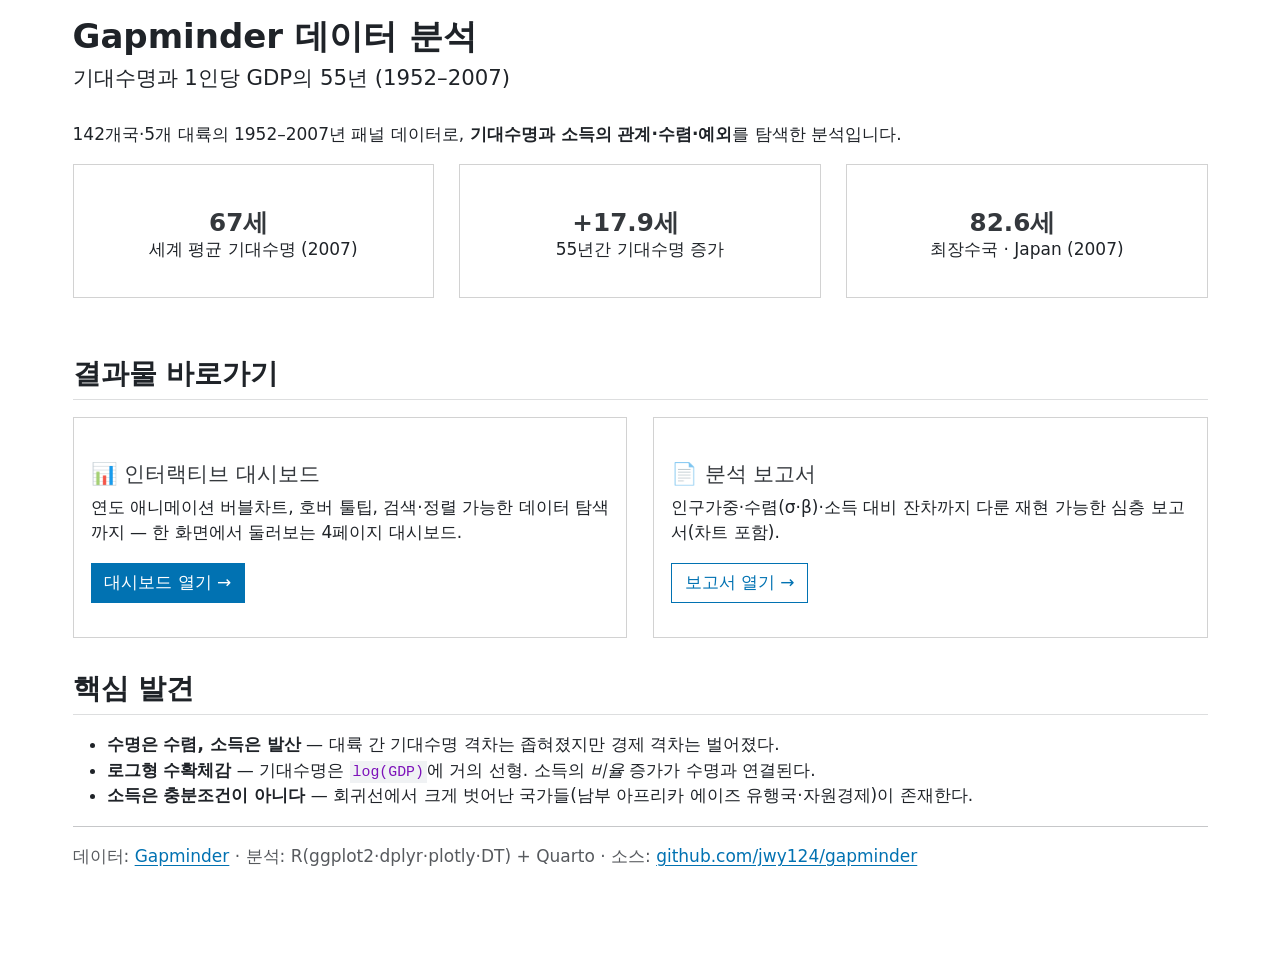
<file: docs/index.html>
<!DOCTYPE html>
<html xmlns="http://www.w3.org/1999/xhtml" lang="ko" xml:lang="ko"><head>

<meta charset="utf-8">
<meta name="generator" content="quarto-1.9.38">

<meta name="viewport" content="width=device-width, initial-scale=1.0, user-scalable=yes">


<title>Gapminder 데이터 분석</title>
<style>
/* Default styles provided by pandoc.
** See https://pandoc.org/MANUAL.html#variables-for-html for config info.
*/
code{white-space: pre-wrap;}
span.smallcaps{font-variant: small-caps;}
div.columns{display: flex; gap: min(4vw, 1.5em);}
div.column{flex: auto; overflow-x: auto;}
div.hanging-indent{margin-left: 1.5em; text-indent: -1.5em;}
ul.task-list{list-style: none;}
ul.task-list li input[type="checkbox"] {
  width: 0.8em;
  margin: 0 0.8em 0.2em -1em; /* quarto-specific, see https://github.com/quarto-dev/quarto-cli/issues/4556 */ 
  vertical-align: middle;
}
</style>


<script src="index_files/libs/clipboard/clipboard.min.js"></script>
<script src="index_files/libs/quarto-html/quarto.js" type="module"></script>
<script src="index_files/libs/quarto-html/tabsets/tabsets.js" type="module"></script>
<script src="index_files/libs/quarto-html/popper.min.js"></script>
<script src="index_files/libs/quarto-html/tippy.umd.min.js"></script>
<script src="index_files/libs/quarto-html/anchor.min.js"></script>
<link href="index_files/libs/quarto-html/tippy.css" rel="stylesheet">
<link href="index_files/libs/quarto-html/quarto-syntax-highlighting-15634bcf2e68342d4ad2dfa704d543f6.css" rel="stylesheet" id="quarto-text-highlighting-styles">
<script src="index_files/libs/bootstrap/bootstrap.min.js"></script>
<link href="index_files/libs/bootstrap/bootstrap-icons.css" rel="stylesheet">
<link href="index_files/libs/bootstrap/bootstrap-8a3260286ff9b8ac0e5b4fe6a224cf40.min.css" rel="stylesheet" append-hash="true" id="quarto-bootstrap" data-mode="light">


</head>

<body class="quarto-light">

<div id="quarto-content" class="page-columns page-rows-contents page-layout-full">

<main class="content column-page" id="quarto-document-content">

<header id="title-block-header" class="quarto-title-block default">
<div class="quarto-title">
<h1 class="title">Gapminder 데이터 분석</h1>
<p class="subtitle lead">기대수명과 1인당 GDP의 55년 (1952–2007)</p>
</div>



<div class="quarto-title-meta column-page">

    
  
    
  </div>
  


</header>


<p>142개국·5개 대륙의 1952–2007년 패널 데이터로, <strong>기대수명과 소득의 관계·수렴·예외</strong>를 탐색한 분석입니다.</p>
<div class="grid">
<div class="g-col-12 g-col-md-4">
<div class="card text-center">
<section id="세" class="level3 mb-0 card-body">
<h3 class="mb-0 anchored" data-anchor-id="세">67세</h3>
<p>세계 평균 기대수명 (2007)</p>
</section>
</div>
</div>
<div class="g-col-12 g-col-md-4">
<div class="card text-center">
<section id="세-1" class="level3 mb-0 card-body">
<h3 class="mb-0 anchored" data-anchor-id="세-1">+17.9세</h3>
<p>55년간 기대수명 증가</p>
</section>
</div>
</div>
<div class="g-col-12 g-col-md-4">
<div class="card text-center">
<section id="세-2" class="level3 mb-0 card-body">
<h3 class="mb-0 anchored" data-anchor-id="세-2">82.6세</h3>
<p>최장수국 · Japan (2007)</p>
</section>
</div>
</div>
</div>
<p><br></p>
<section id="결과물-바로가기" class="level2">
<h2 class="anchored" data-anchor-id="결과물-바로가기">결과물 바로가기</h2>
<div class="grid">
<div class="g-col-12 g-col-md-6">
<div class="card">
<section id="인터랙티브-대시보드" class="level4 card-body">
<h4 class="anchored" data-anchor-id="인터랙티브-대시보드">📊 인터랙티브 대시보드</h4>
<p>연도 애니메이션 버블차트, 호버 툴팁, 검색·정렬 가능한 데이터 탐색까지 — 한 화면에서 둘러보는 4페이지 대시보드.</p>
<p><a href="document/EDA_dashboard.html" class="btn btn-primary">대시보드 열기 →</a></p>
</section>
</div>
</div>
<div class="g-col-12 g-col-md-6">
<div class="card">
<section id="분석-보고서" class="level4 card-body">
<h4 class="anchored" data-anchor-id="분석-보고서">📄 분석 보고서</h4>
<p>인구가중·수렴(σ·β)·소득 대비 잔차까지 다룬 재현 가능한 심층 보고서(차트 포함).</p>
<p><a href="document/EDA_report.html" class="btn btn-outline-primary">보고서 열기 →</a></p>
</section>
</div>
</div>
</div>
</section>
<section id="핵심-발견" class="level2">
<h2 class="anchored" data-anchor-id="핵심-발견">핵심 발견</h2>
<ul>
<li><strong>수명은 수렴, 소득은 발산</strong> — 대륙 간 기대수명 격차는 좁혀졌지만 경제 격차는 벌어졌다.</li>
<li><strong>로그형 수확체감</strong> — 기대수명은 <code>log(GDP)</code>에 거의 선형. 소득의 <em>비율</em> 증가가 수명과 연결된다.</li>
<li><strong>소득은 충분조건이 아니다</strong> — 회귀선에서 크게 벗어난 국가들(남부 아프리카 에이즈 유행국·자원경제)이 존재한다.</li>
</ul>
<hr>
<div class="text-muted">
<p>데이터: <a href="https://www.gapminder.org/">Gapminder</a> · 분석: R(ggplot2·dplyr·plotly·DT) + Quarto · 소스: <a href="https://github.com/jwy124/gapminder">github.com/jwy124/gapminder</a></p>
</div>
</section>

</main>
<!-- /main column -->
<script id="quarto-html-after-body" type="application/javascript">
  window.document.addEventListener("DOMContentLoaded", function (event) {
    const icon = "";
    const anchorJS = new window.AnchorJS();
    anchorJS.options = {
      placement: 'right',
      icon: icon
    };
    anchorJS.add('.anchored');
    const isCodeAnnotation = (el) => {
      for (const clz of el.classList) {
        if (clz.startsWith('code-annotation-')) {                     
          return true;
        }
      }
      return false;
    }
    const onCopySuccess = function(e) {
      // button target
      const button = e.trigger;
      // don't keep focus
      button.blur();
      // flash "checked"
      button.classList.add('code-copy-button-checked');
      var currentTitle = button.getAttribute("title");
      button.setAttribute("title", "복사완료!");
      let tooltip;
      if (window.bootstrap) {
        button.setAttribute("data-bs-toggle", "tooltip");
        button.setAttribute("data-bs-placement", "left");
        button.setAttribute("data-bs-title", "복사완료!");
        tooltip = new bootstrap.Tooltip(button, 
          { trigger: "manual", 
            customClass: "code-copy-button-tooltip",
            offset: [0, -8]});
        tooltip.show();    
      }
      setTimeout(function() {
        if (tooltip) {
          tooltip.hide();
          button.removeAttribute("data-bs-title");
          button.removeAttribute("data-bs-toggle");
          button.removeAttribute("data-bs-placement");
        }
        button.setAttribute("title", currentTitle);
        button.classList.remove('code-copy-button-checked');
      }, 1000);
      // clear code selection
      e.clearSelection();
    }
    const getTextToCopy = function(trigger) {
      const outerScaffold = trigger.parentElement.cloneNode(true);
      const codeEl = outerScaffold.querySelector('code');
      for (const childEl of codeEl.children) {
        if (isCodeAnnotation(childEl)) {
          childEl.remove();
        }
      }
      return codeEl.innerText;
    }
    const clipboard = new window.ClipboardJS('.code-copy-button:not([data-in-quarto-modal])', {
      text: getTextToCopy
    });
    clipboard.on('success', onCopySuccess);
    if (window.document.getElementById('quarto-embedded-source-code-modal')) {
      const clipboardModal = new window.ClipboardJS('.code-copy-button[data-in-quarto-modal]', {
        text: getTextToCopy,
        container: window.document.getElementById('quarto-embedded-source-code-modal')
      });
      clipboardModal.on('success', onCopySuccess);
    }
      var localhostRegex = new RegExp(/^(?:http|https):\/\/localhost\:?[0-9]*\//);
      var mailtoRegex = new RegExp(/^mailto:/);
        var filterRegex = new RegExp('/' + window.location.host + '/');
      var isInternal = (href) => {
          return filterRegex.test(href) || localhostRegex.test(href) || mailtoRegex.test(href);
      }
      // Inspect non-navigation links and adorn them if external
     var links = window.document.querySelectorAll('a[href]:not(.nav-link):not(.navbar-brand):not(.toc-action):not(.sidebar-link):not(.sidebar-item-toggle):not(.pagination-link):not(.no-external):not([aria-hidden]):not(.dropdown-item):not(.quarto-navigation-tool):not(.about-link)');
      for (var i=0; i<links.length; i++) {
        const link = links[i];
        if (!isInternal(link.href)) {
          // undo the damage that might have been done by quarto-nav.js in the case of
          // links that we want to consider external
          if (link.dataset.originalHref !== undefined) {
            link.href = link.dataset.originalHref;
          }
        }
      }
    function tippyHover(el, contentFn, onTriggerFn, onUntriggerFn) {
      const config = {
        allowHTML: true,
        maxWidth: 500,
        delay: 100,
        arrow: false,
        appendTo: function(el) {
            return el.parentElement;
        },
        interactive: true,
        interactiveBorder: 10,
        theme: 'quarto',
        placement: 'bottom-start',
      };
      if (contentFn) {
        config.content = contentFn;
      }
      if (onTriggerFn) {
        config.onTrigger = onTriggerFn;
      }
      if (onUntriggerFn) {
        config.onUntrigger = onUntriggerFn;
      }
      window.tippy(el, config); 
    }
    const noterefs = window.document.querySelectorAll('a[role="doc-noteref"]');
    for (var i=0; i<noterefs.length; i++) {
      const ref = noterefs[i];
      tippyHover(ref, function() {
        // use id or data attribute instead here
        let href = ref.getAttribute('data-footnote-href') || ref.getAttribute('href');
        try { href = new URL(href).hash; } catch {}
        const id = href.replace(/^#\/?/, "");
        const note = window.document.getElementById(id);
        if (note) {
          return note.innerHTML;
        } else {
          return "";
        }
      });
    }
    const xrefs = window.document.querySelectorAll('a.quarto-xref');
    const processXRef = (id, note) => {
      // Strip column container classes
      const stripColumnClz = (el) => {
        el.classList.remove("page-full", "page-columns");
        if (el.children) {
          for (const child of el.children) {
            stripColumnClz(child);
          }
        }
      }
      stripColumnClz(note)
      if (id === null || id.startsWith('sec-')) {
        // Special case sections, only their first couple elements
        const container = document.createElement("div");
        if (note.children && note.children.length > 2) {
          container.appendChild(note.children[0].cloneNode(true));
          for (let i = 1; i < note.children.length; i++) {
            const child = note.children[i];
            if (child.tagName === "P" && child.innerText === "") {
              continue;
            } else {
              container.appendChild(child.cloneNode(true));
              break;
            }
          }
          if (window.Quarto?.typesetMath) {
            window.Quarto.typesetMath(container);
          }
          return container.innerHTML
        } else {
          if (window.Quarto?.typesetMath) {
            window.Quarto.typesetMath(note);
          }
          return note.innerHTML;
        }
      } else {
        // Remove any anchor links if they are present
        const anchorLink = note.querySelector('a.anchorjs-link');
        if (anchorLink) {
          anchorLink.remove();
        }
        if (window.Quarto?.typesetMath) {
          window.Quarto.typesetMath(note);
        }
        if (note.classList.contains("callout")) {
          return note.outerHTML;
        } else {
          return note.innerHTML;
        }
      }
    }
    for (var i=0; i<xrefs.length; i++) {
      const xref = xrefs[i];
      tippyHover(xref, undefined, function(instance) {
        instance.disable();
        let url = xref.getAttribute('href');
        let hash = undefined; 
        if (url.startsWith('#')) {
          hash = url;
        } else {
          try { hash = new URL(url).hash; } catch {}
        }
        if (hash) {
          const id = hash.replace(/^#\/?/, "");
          const note = window.document.getElementById(id);
          if (note !== null) {
            try {
              const html = processXRef(id, note.cloneNode(true));
              instance.setContent(html);
            } finally {
              instance.enable();
              instance.show();
            }
          } else {
            // See if we can fetch this
            fetch(url.split('#')[0])
            .then(res => res.text())
            .then(html => {
              const parser = new DOMParser();
              const htmlDoc = parser.parseFromString(html, "text/html");
              const note = htmlDoc.getElementById(id);
              if (note !== null) {
                const html = processXRef(id, note);
                instance.setContent(html);
              } 
            }).finally(() => {
              instance.enable();
              instance.show();
            });
          }
        } else {
          // See if we can fetch a full url (with no hash to target)
          // This is a special case and we should probably do some content thinning / targeting
          fetch(url)
          .then(res => res.text())
          .then(html => {
            const parser = new DOMParser();
            const htmlDoc = parser.parseFromString(html, "text/html");
            const note = htmlDoc.querySelector('main.content');
            if (note !== null) {
              // This should only happen for chapter cross references
              // (since there is no id in the URL)
              // remove the first header
              if (note.children.length > 0 && note.children[0].tagName === "HEADER") {
                note.children[0].remove();
              }
              const html = processXRef(null, note);
              instance.setContent(html);
            } 
          }).finally(() => {
            instance.enable();
            instance.show();
          });
        }
      }, function(instance) {
      });
    }
        let selectedAnnoteEl;
        const selectorForAnnotation = ( cell, annotation) => {
          let cellAttr = 'data-code-cell="' + cell + '"';
          let lineAttr = 'data-code-annotation="' +  annotation + '"';
          const selector = 'span[' + cellAttr + '][' + lineAttr + ']';
          return selector;
        }
        const selectCodeLines = (annoteEl) => {
          const doc = window.document;
          const targetCell = annoteEl.getAttribute("data-target-cell");
          const targetAnnotation = annoteEl.getAttribute("data-target-annotation");
          const annoteSpan = window.document.querySelector(selectorForAnnotation(targetCell, targetAnnotation));
          const lines = annoteSpan.getAttribute("data-code-lines").split(",");
          const lineIds = lines.map((line) => {
            return targetCell + "-" + line;
          })
          let top = null;
          let height = null;
          let parent = null;
          if (lineIds.length > 0) {
              //compute the position of the single el (top and bottom and make a div)
              const el = window.document.getElementById(lineIds[0]);
              top = el.offsetTop;
              height = el.offsetHeight;
              parent = el.parentElement.parentElement;
            if (lineIds.length > 1) {
              const lastEl = window.document.getElementById(lineIds[lineIds.length - 1]);
              const bottom = lastEl.offsetTop + lastEl.offsetHeight;
              height = bottom - top;
            }
            if (top !== null && height !== null && parent !== null) {
              // cook up a div (if necessary) and position it 
              let div = window.document.getElementById("code-annotation-line-highlight");
              if (div === null) {
                div = window.document.createElement("div");
                div.setAttribute("id", "code-annotation-line-highlight");
                div.style.position = 'absolute';
                parent.appendChild(div);
              }
              div.style.top = top - 2 + "px";
              div.style.height = height + 4 + "px";
              div.style.left = 0;
              let gutterDiv = window.document.getElementById("code-annotation-line-highlight-gutter");
              if (gutterDiv === null) {
                gutterDiv = window.document.createElement("div");
                gutterDiv.setAttribute("id", "code-annotation-line-highlight-gutter");
                gutterDiv.style.position = 'absolute';
                const codeCell = window.document.getElementById(targetCell);
                const gutter = codeCell.querySelector('.code-annotation-gutter');
                gutter.appendChild(gutterDiv);
              }
              gutterDiv.style.top = top - 2 + "px";
              gutterDiv.style.height = height + 4 + "px";
            }
            selectedAnnoteEl = annoteEl;
          }
        };
        const unselectCodeLines = () => {
          const elementsIds = ["code-annotation-line-highlight", "code-annotation-line-highlight-gutter"];
          elementsIds.forEach((elId) => {
            const div = window.document.getElementById(elId);
            if (div) {
              div.remove();
            }
          });
          selectedAnnoteEl = undefined;
        };
          // Handle positioning of the toggle
      window.addEventListener(
        "resize",
        throttle(() => {
          elRect = undefined;
          if (selectedAnnoteEl) {
            selectCodeLines(selectedAnnoteEl);
          }
        }, 10)
      );
      function throttle(fn, ms) {
      let throttle = false;
      let timer;
        return (...args) => {
          if(!throttle) { // first call gets through
              fn.apply(this, args);
              throttle = true;
          } else { // all the others get throttled
              if(timer) clearTimeout(timer); // cancel #2
              timer = setTimeout(() => {
                fn.apply(this, args);
                timer = throttle = false;
              }, ms);
          }
        };
      }
        // Attach click handler to the DT
        const annoteDls = window.document.querySelectorAll('dt[data-target-cell]');
        for (const annoteDlNode of annoteDls) {
          annoteDlNode.addEventListener('click', (event) => {
            const clickedEl = event.target;
            if (clickedEl !== selectedAnnoteEl) {
              unselectCodeLines();
              const activeEl = window.document.querySelector('dt[data-target-cell].code-annotation-active');
              if (activeEl) {
                activeEl.classList.remove('code-annotation-active');
              }
              selectCodeLines(clickedEl);
              clickedEl.classList.add('code-annotation-active');
            } else {
              // Unselect the line
              unselectCodeLines();
              clickedEl.classList.remove('code-annotation-active');
            }
          });
        }
    const findCites = (el) => {
      const parentEl = el.parentElement;
      if (parentEl) {
        const cites = parentEl.dataset.cites;
        if (cites) {
          return {
            el,
            cites: cites.split(' ')
          };
        } else {
          return findCites(el.parentElement)
        }
      } else {
        return undefined;
      }
    };
    var bibliorefs = window.document.querySelectorAll('a[role="doc-biblioref"]');
    for (var i=0; i<bibliorefs.length; i++) {
      const ref = bibliorefs[i];
      const citeInfo = findCites(ref);
      if (citeInfo) {
        tippyHover(citeInfo.el, function() {
          var popup = window.document.createElement('div');
          citeInfo.cites.forEach(function(cite) {
            var citeDiv = window.document.createElement('div');
            citeDiv.classList.add('hanging-indent');
            citeDiv.classList.add('csl-entry');
            var biblioDiv = window.document.getElementById('ref-' + cite);
            if (biblioDiv) {
              citeDiv.innerHTML = biblioDiv.innerHTML;
            }
            popup.appendChild(citeDiv);
          });
          return popup.innerHTML;
        });
      }
    }
  });
  </script>
</div> <!-- /content -->




</body></html>
</file>
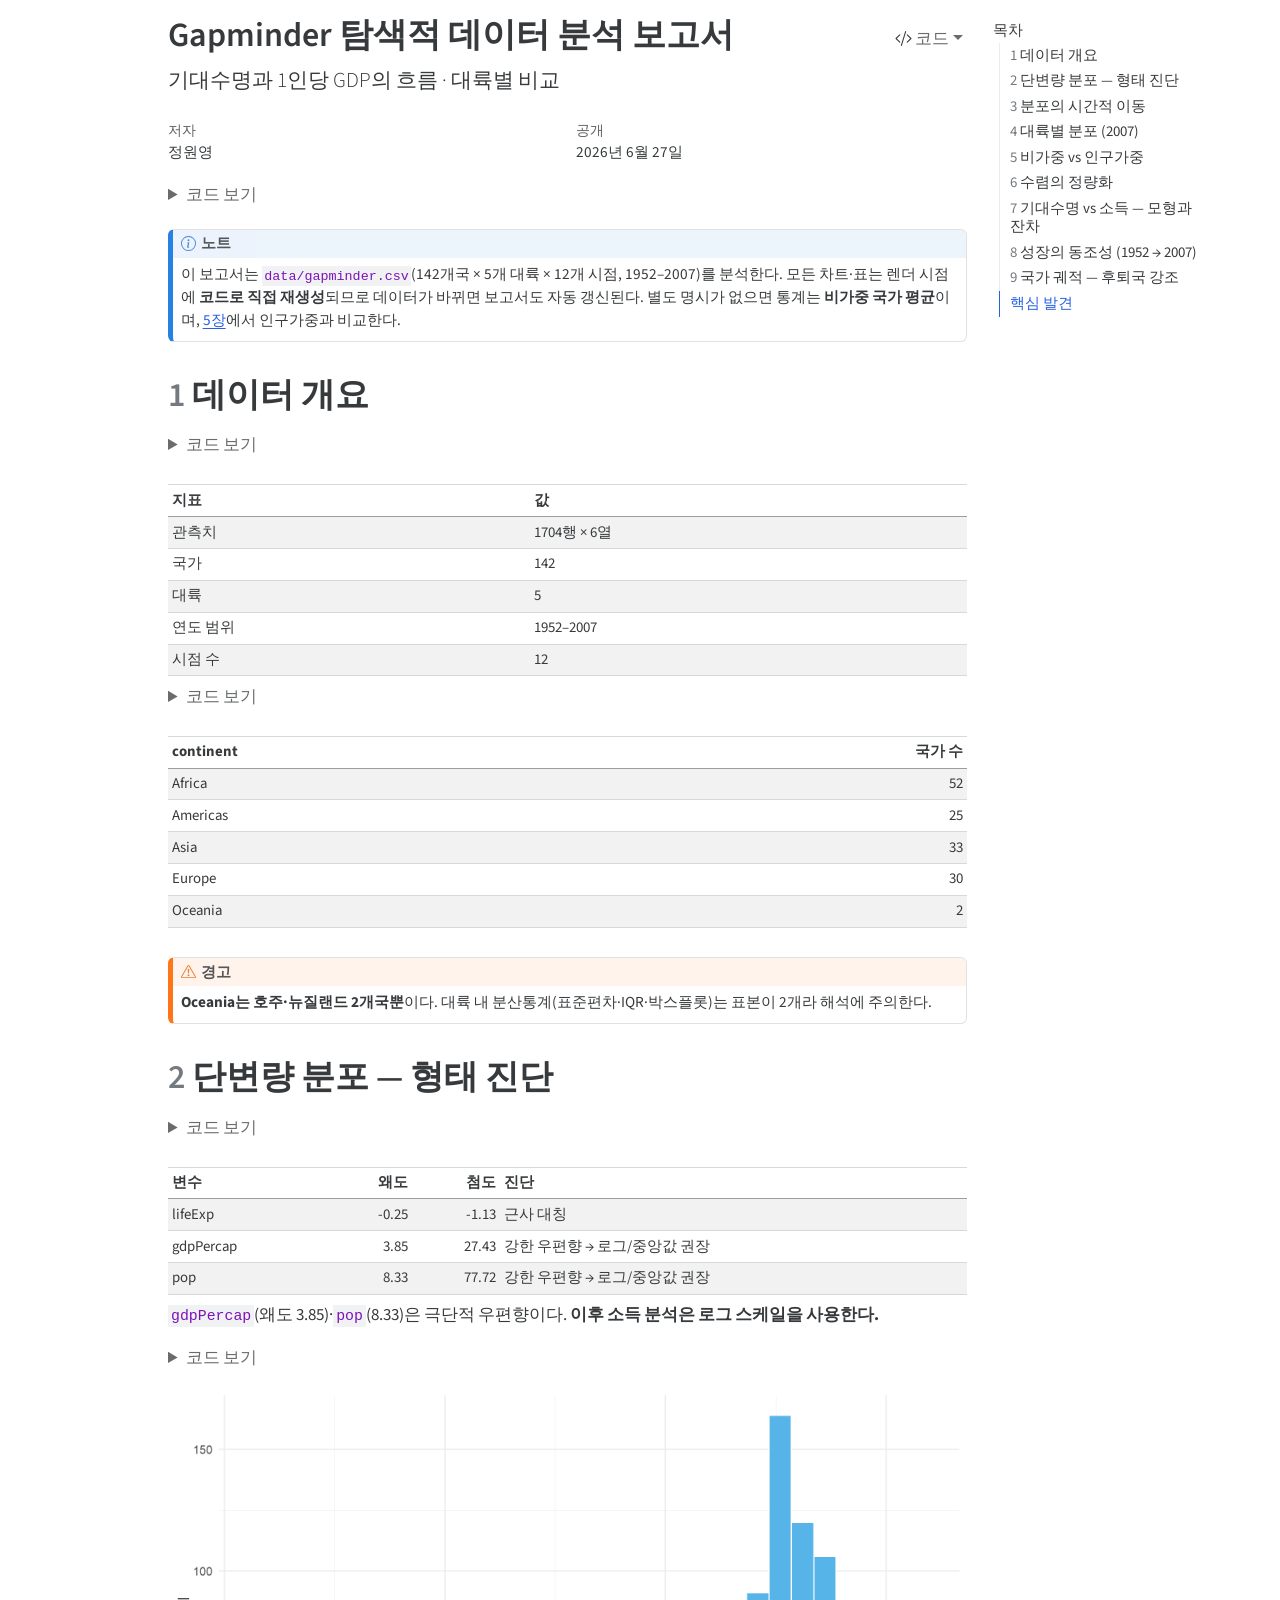
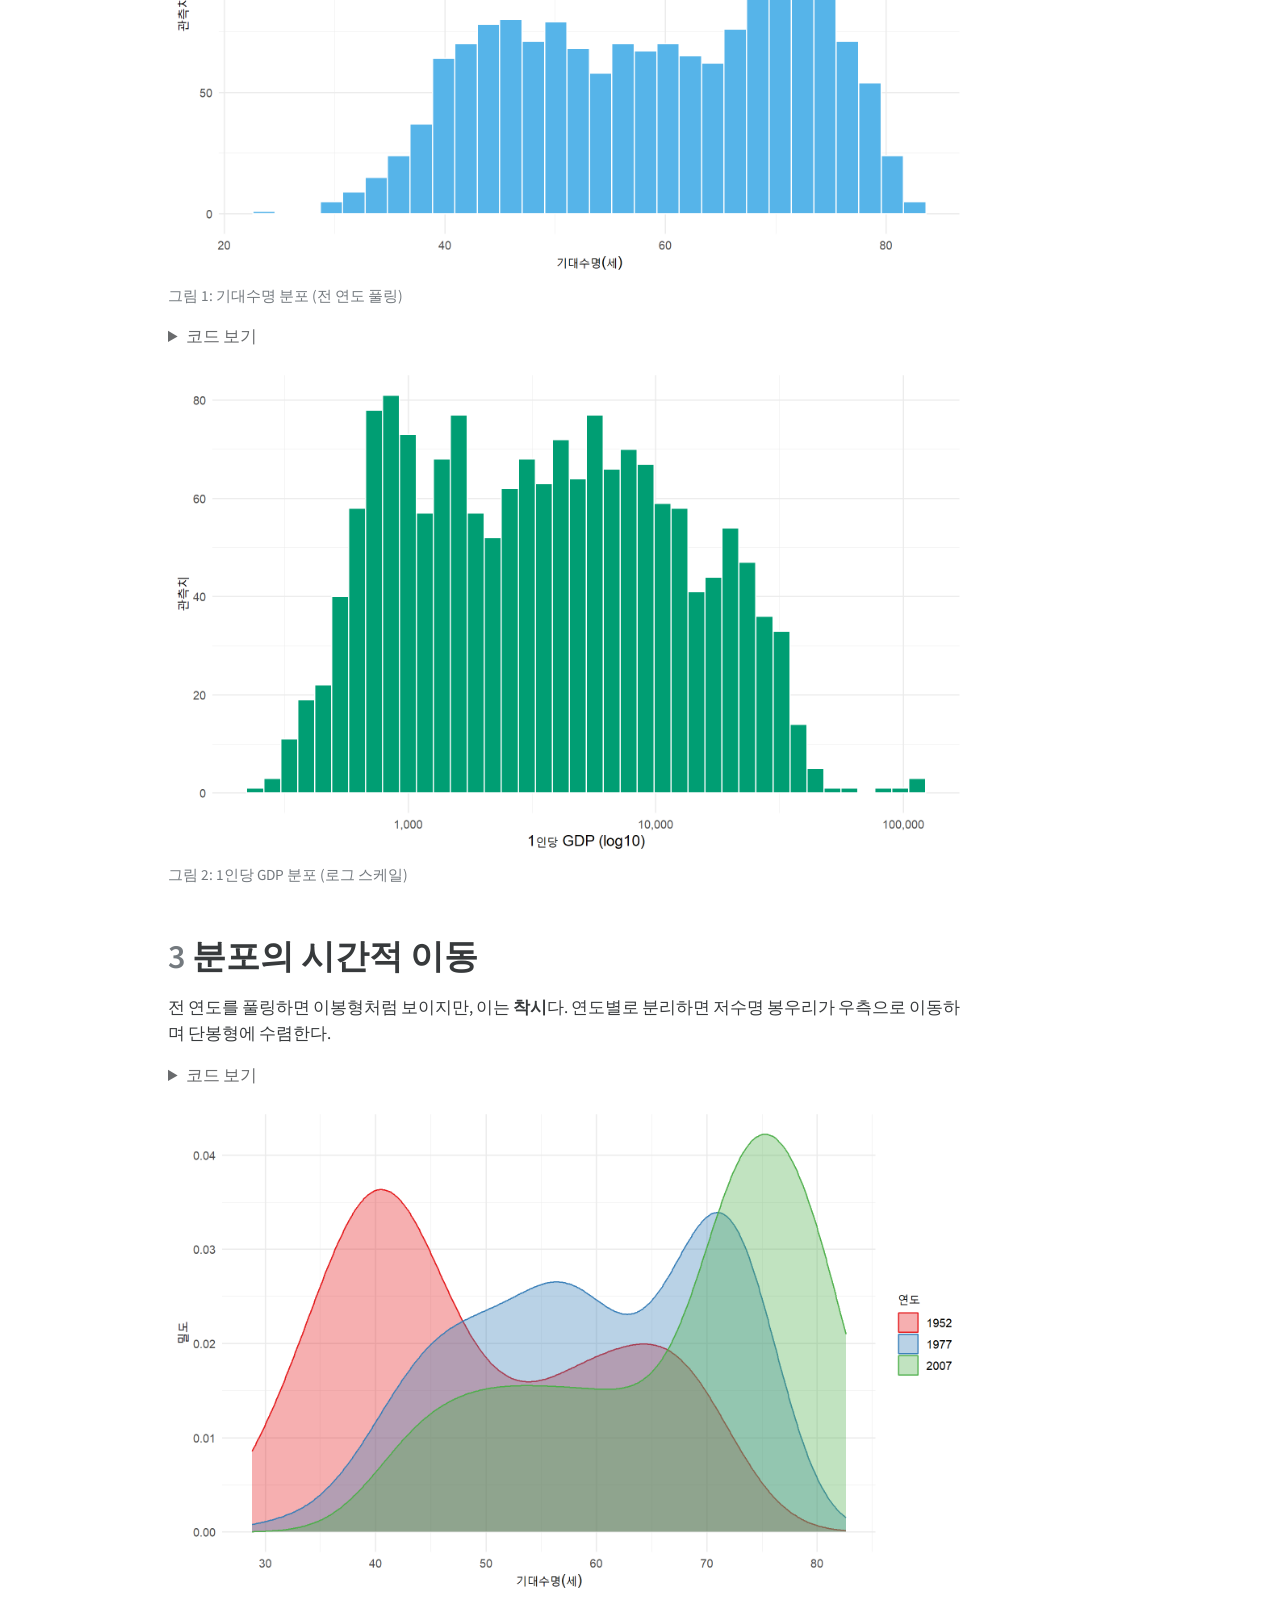
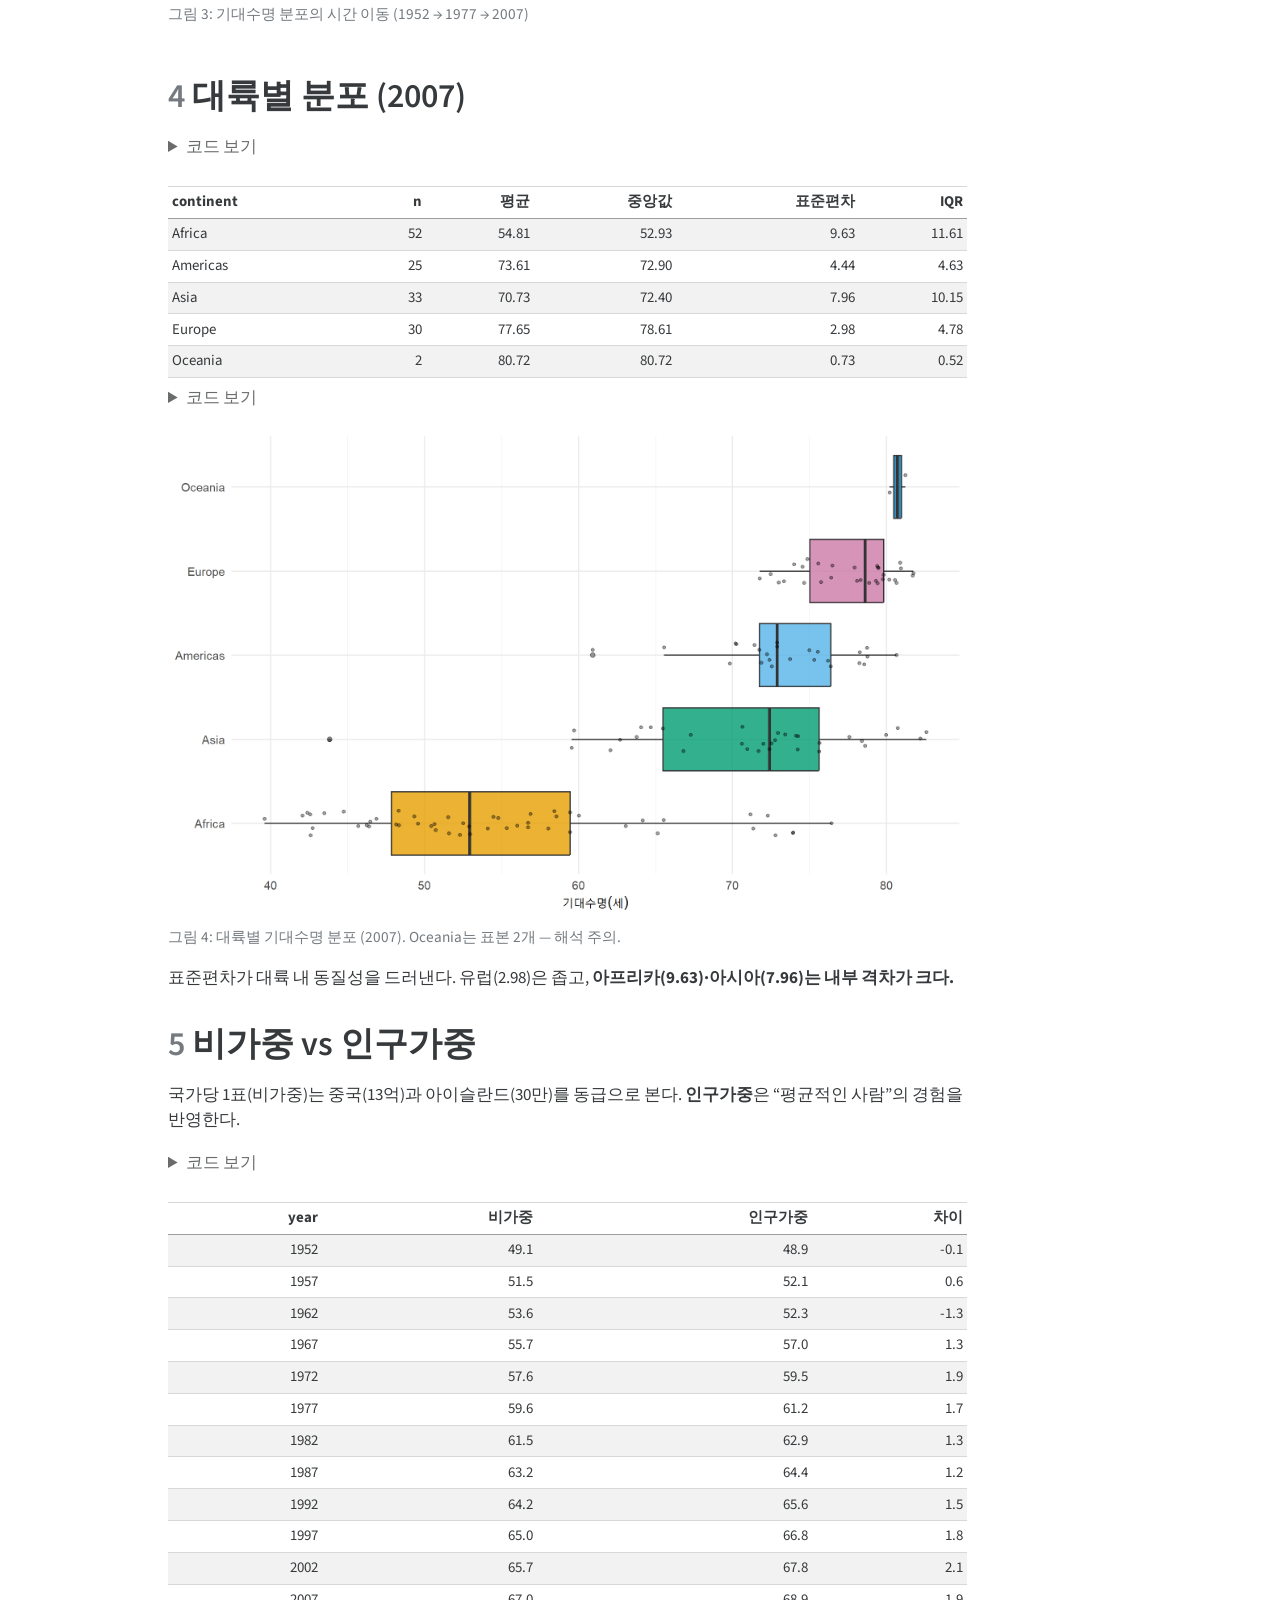
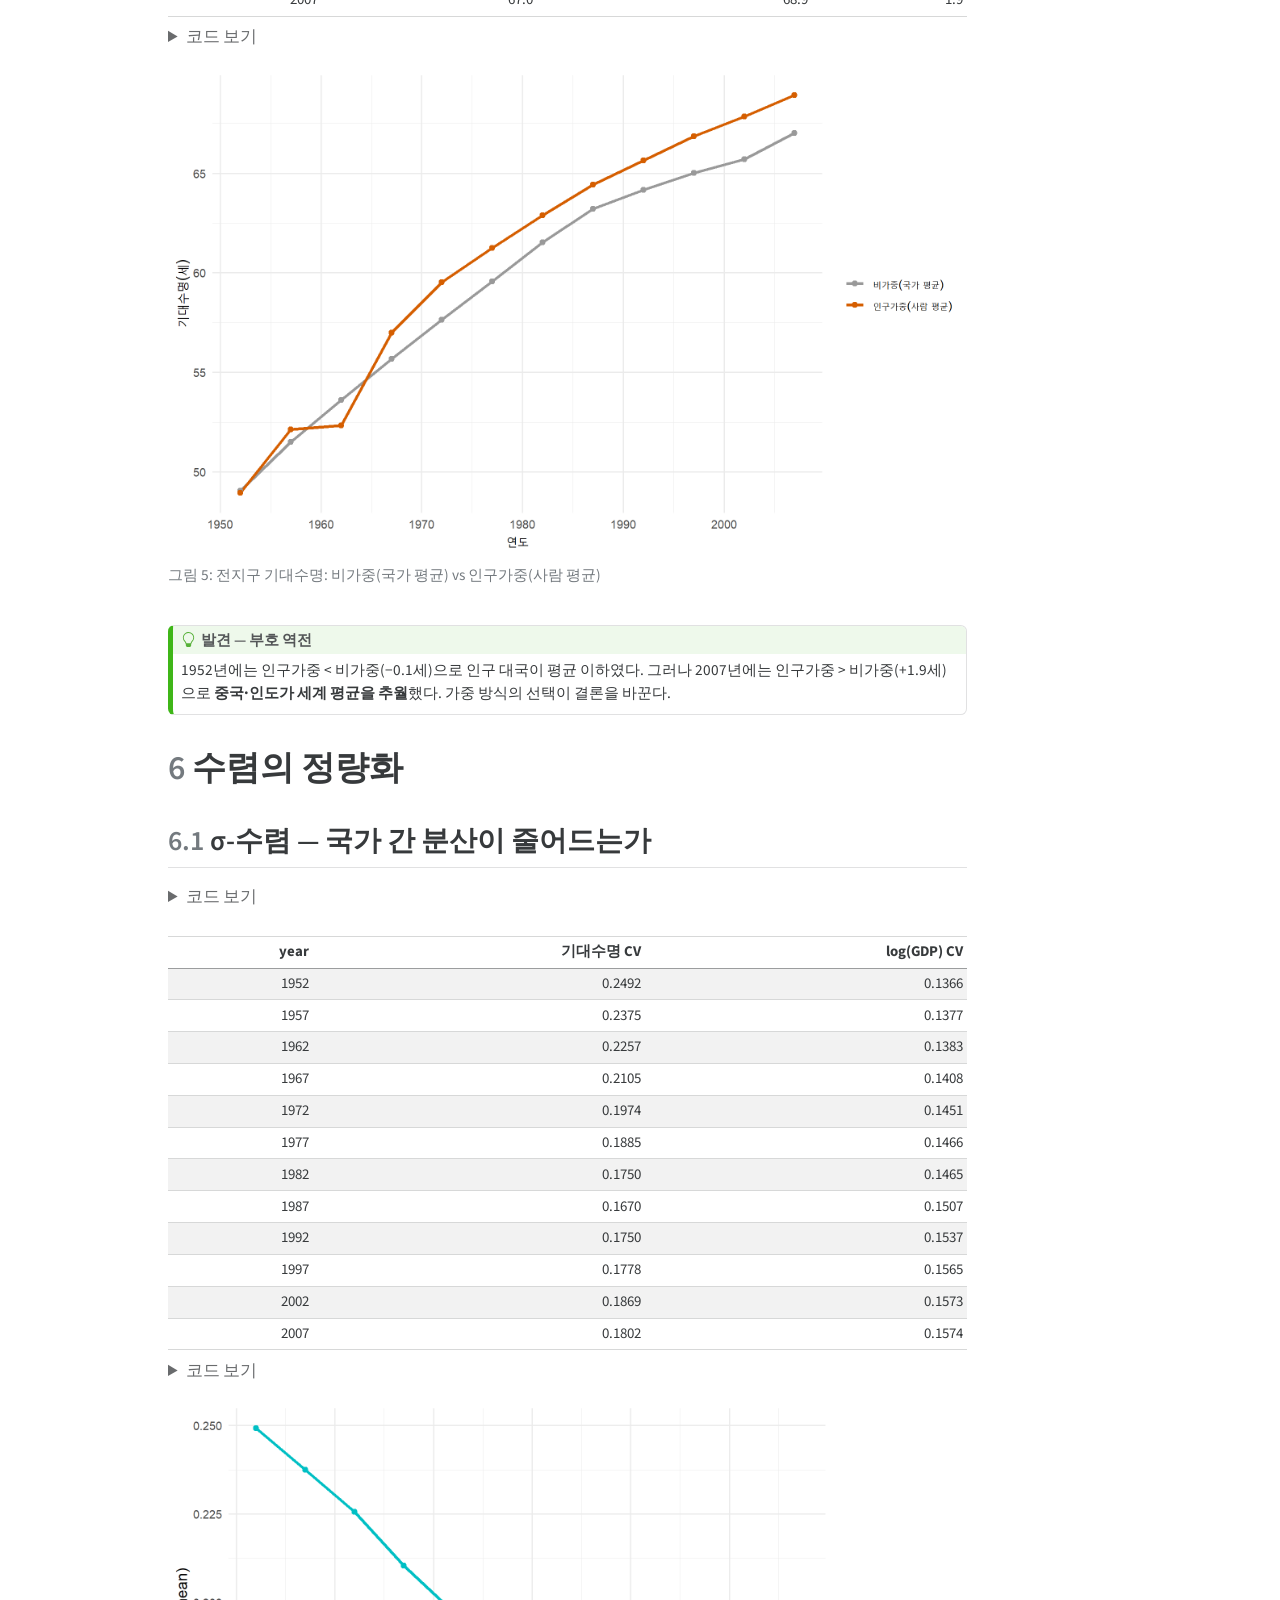
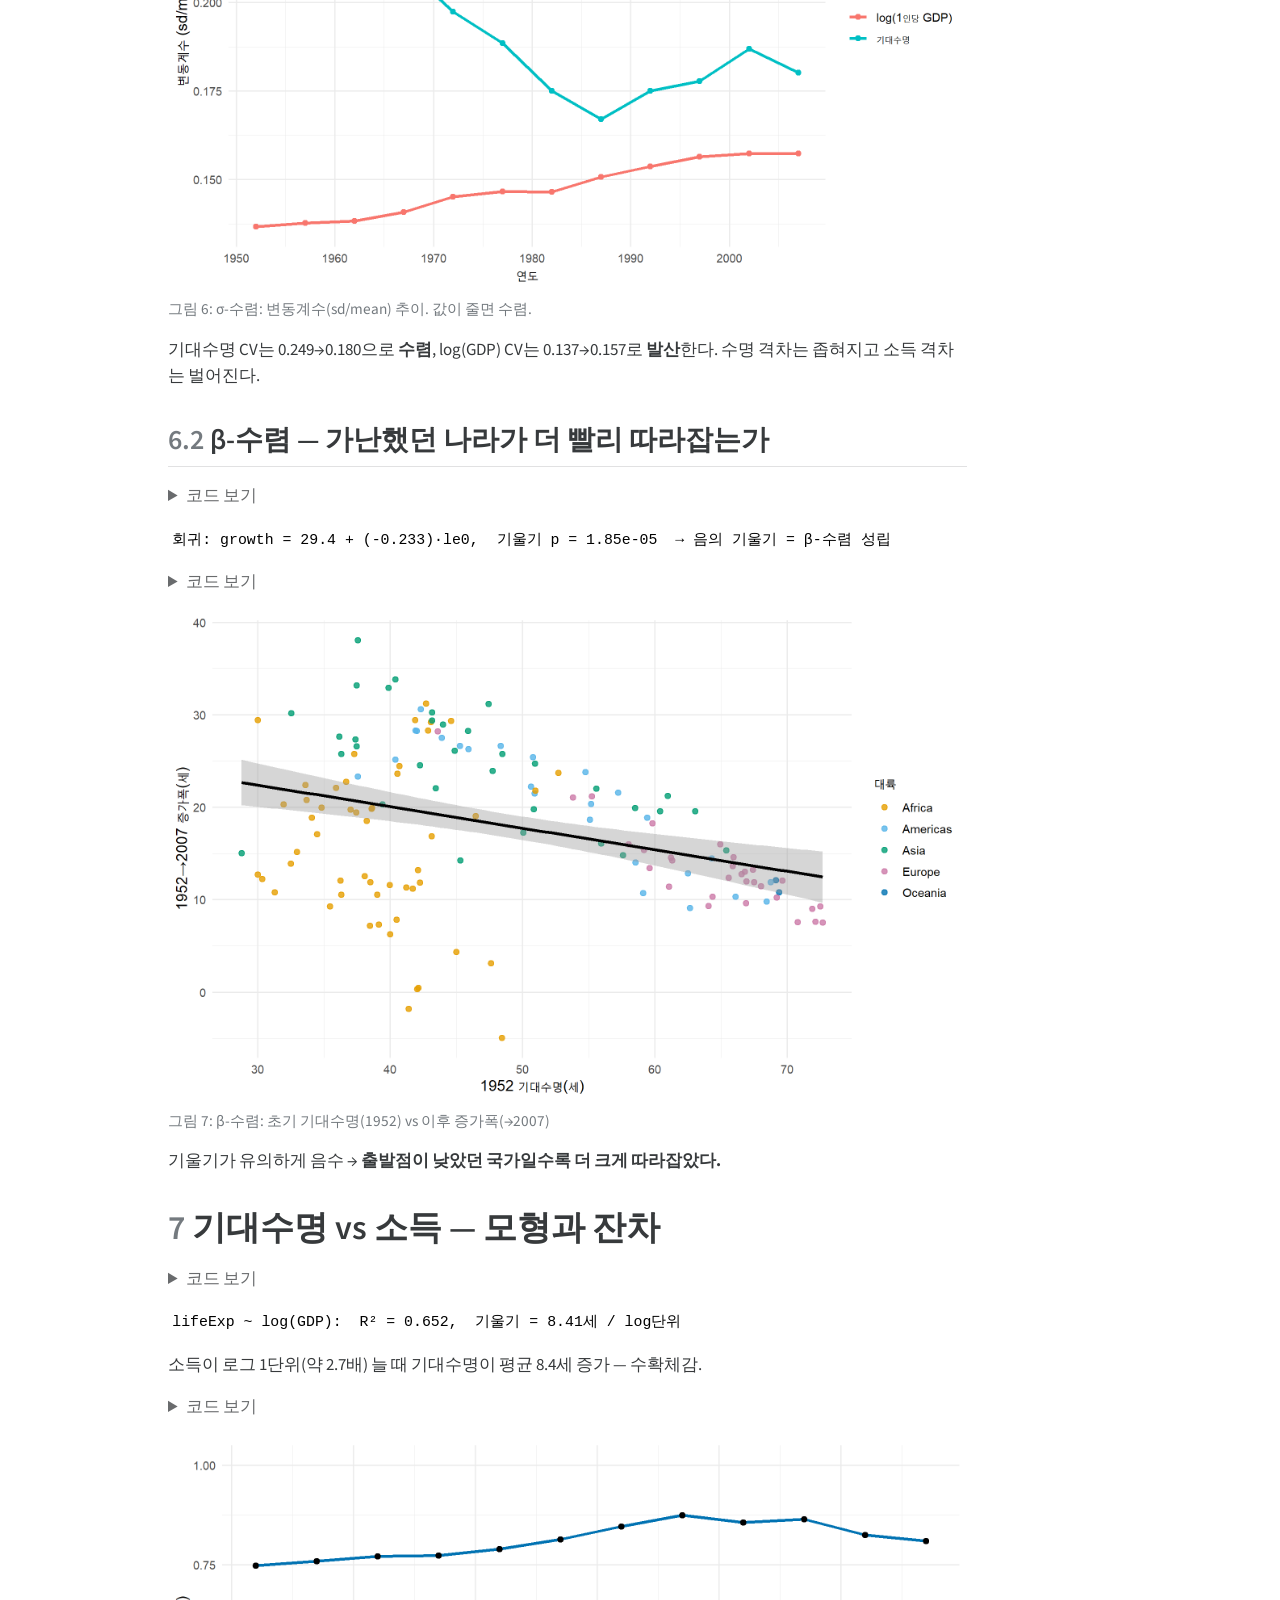
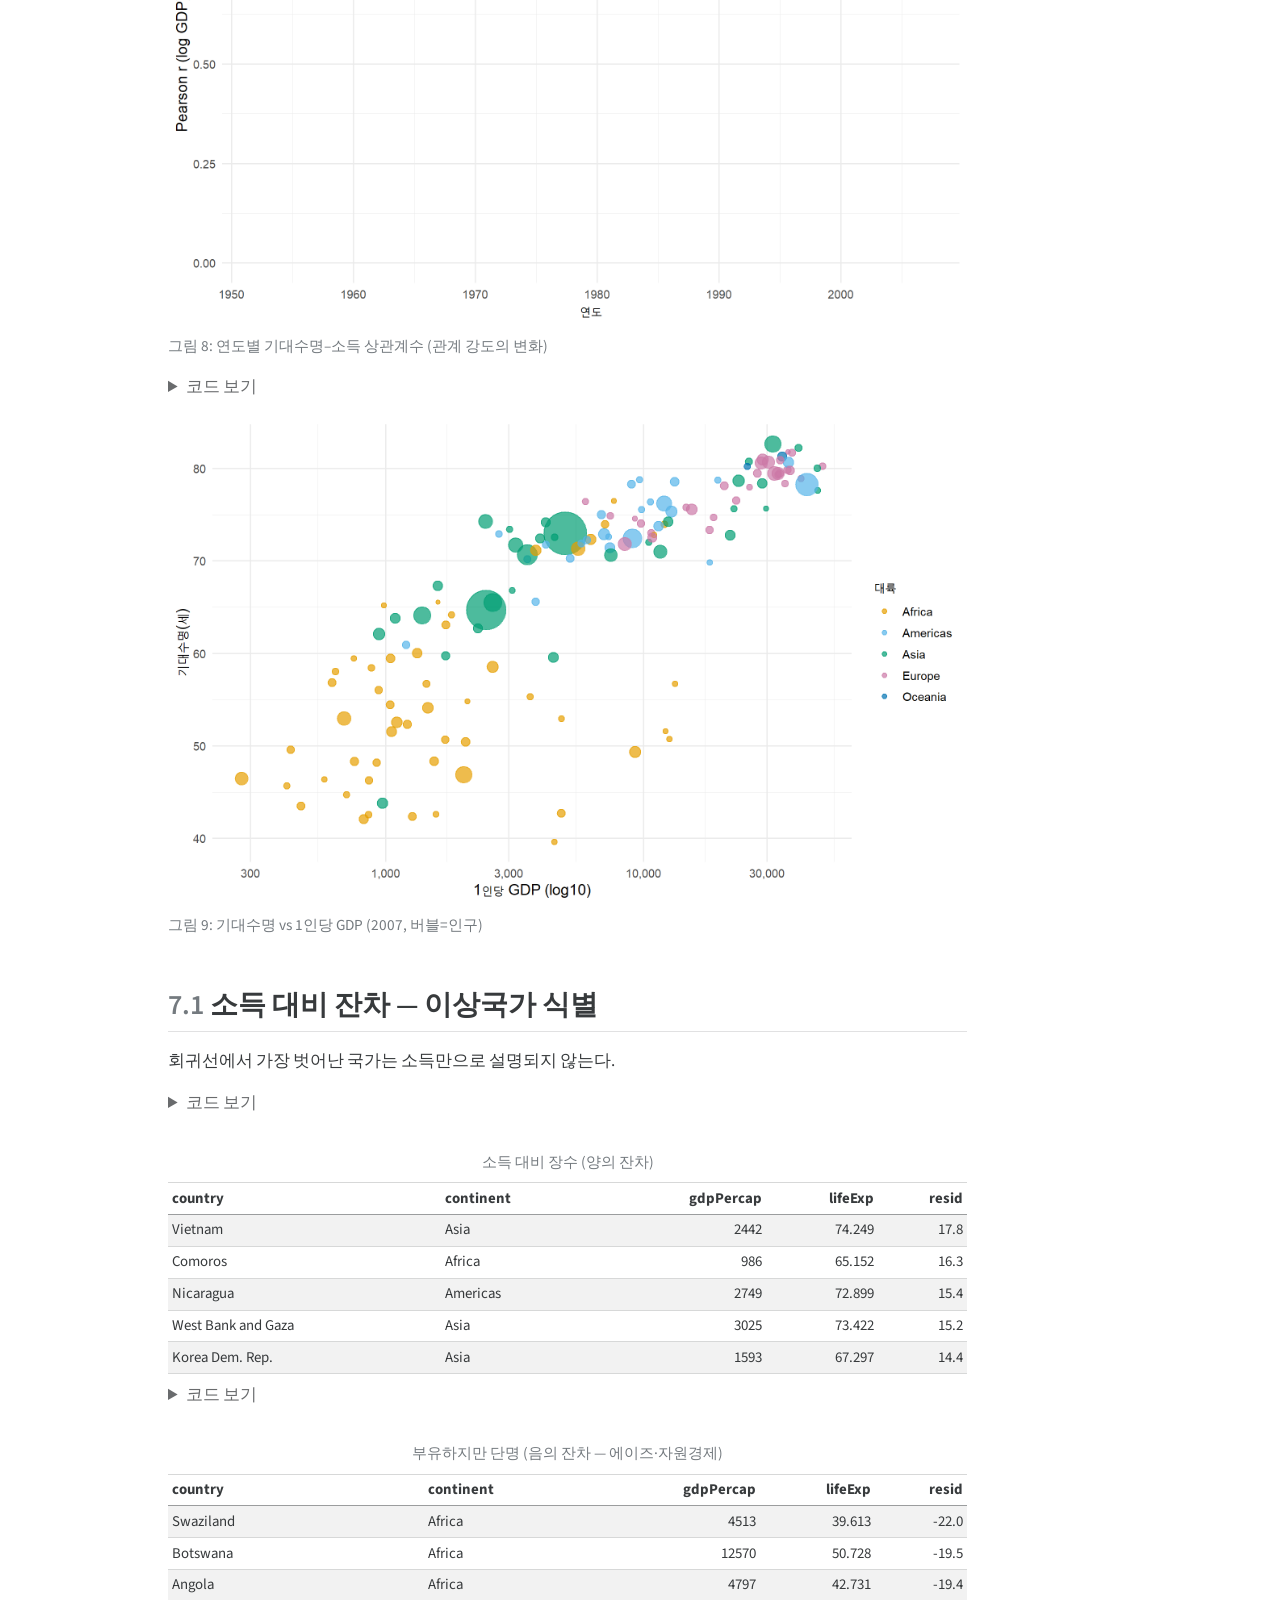
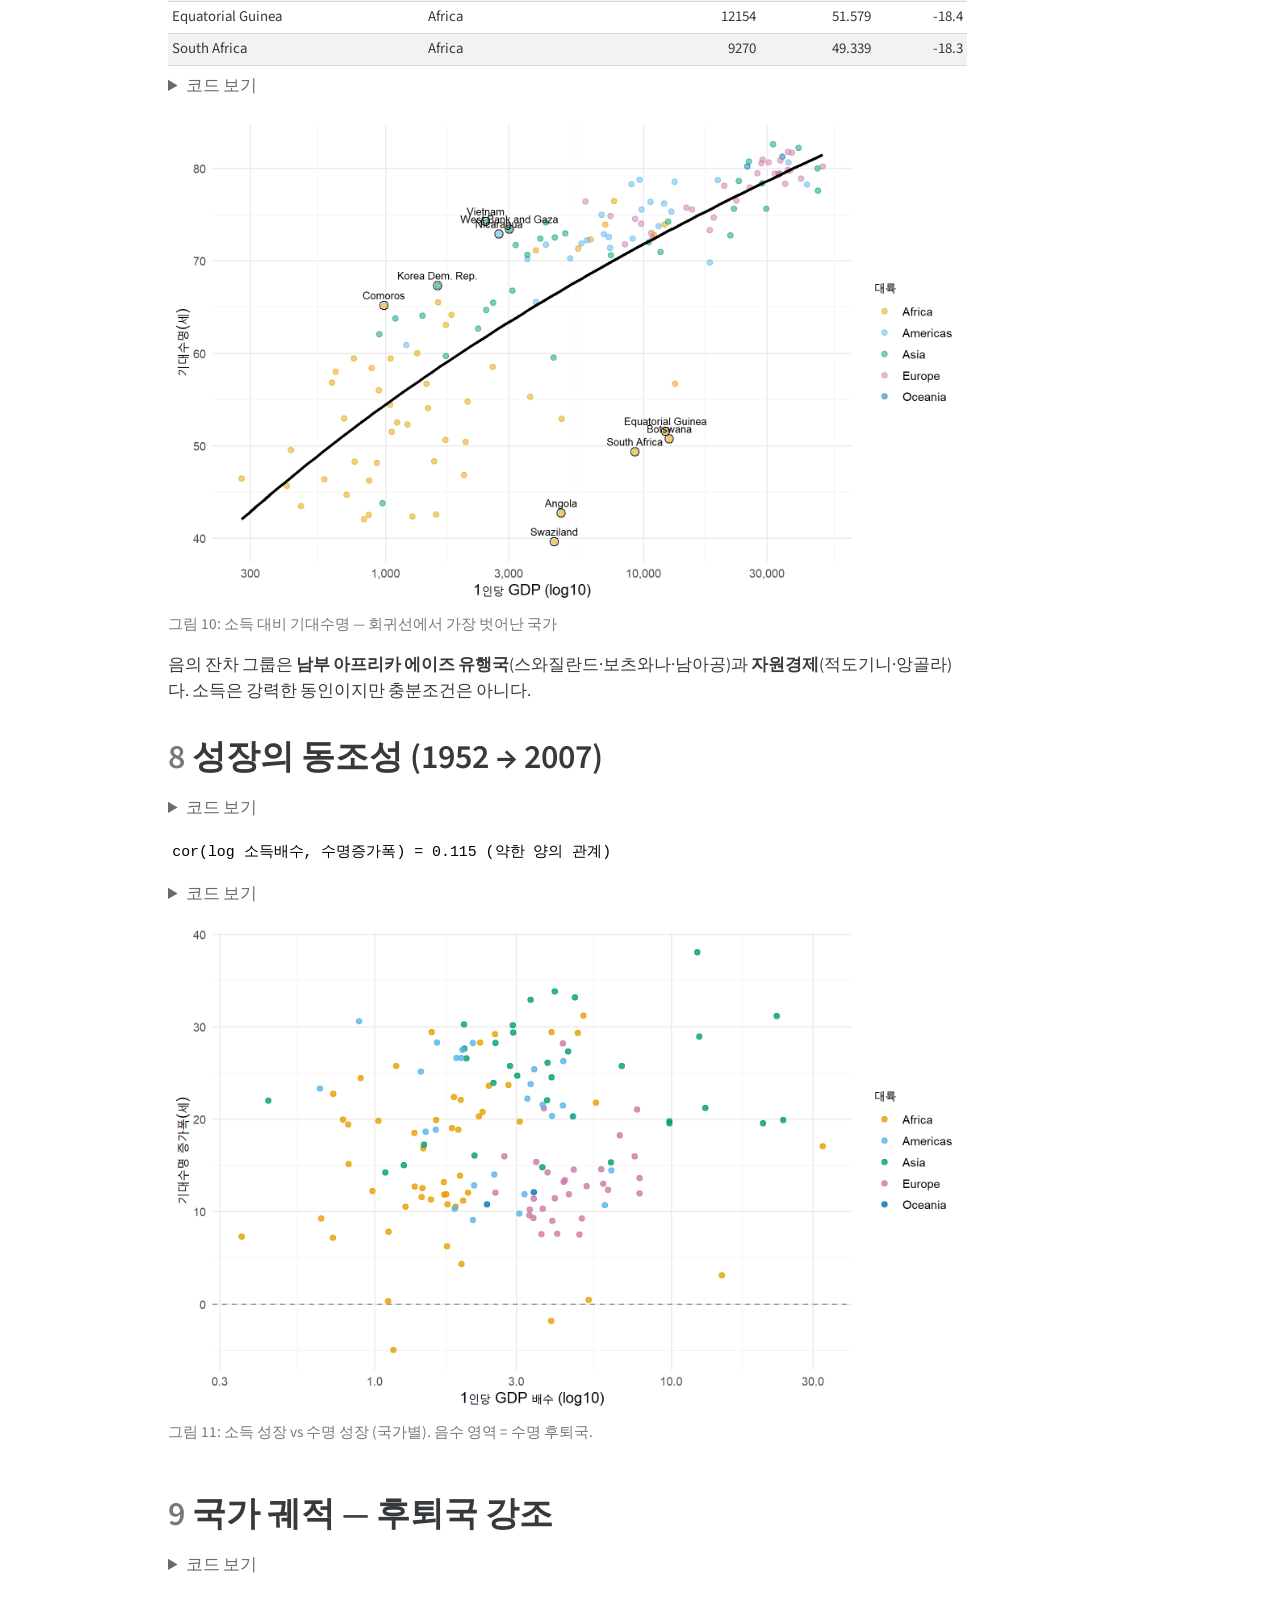
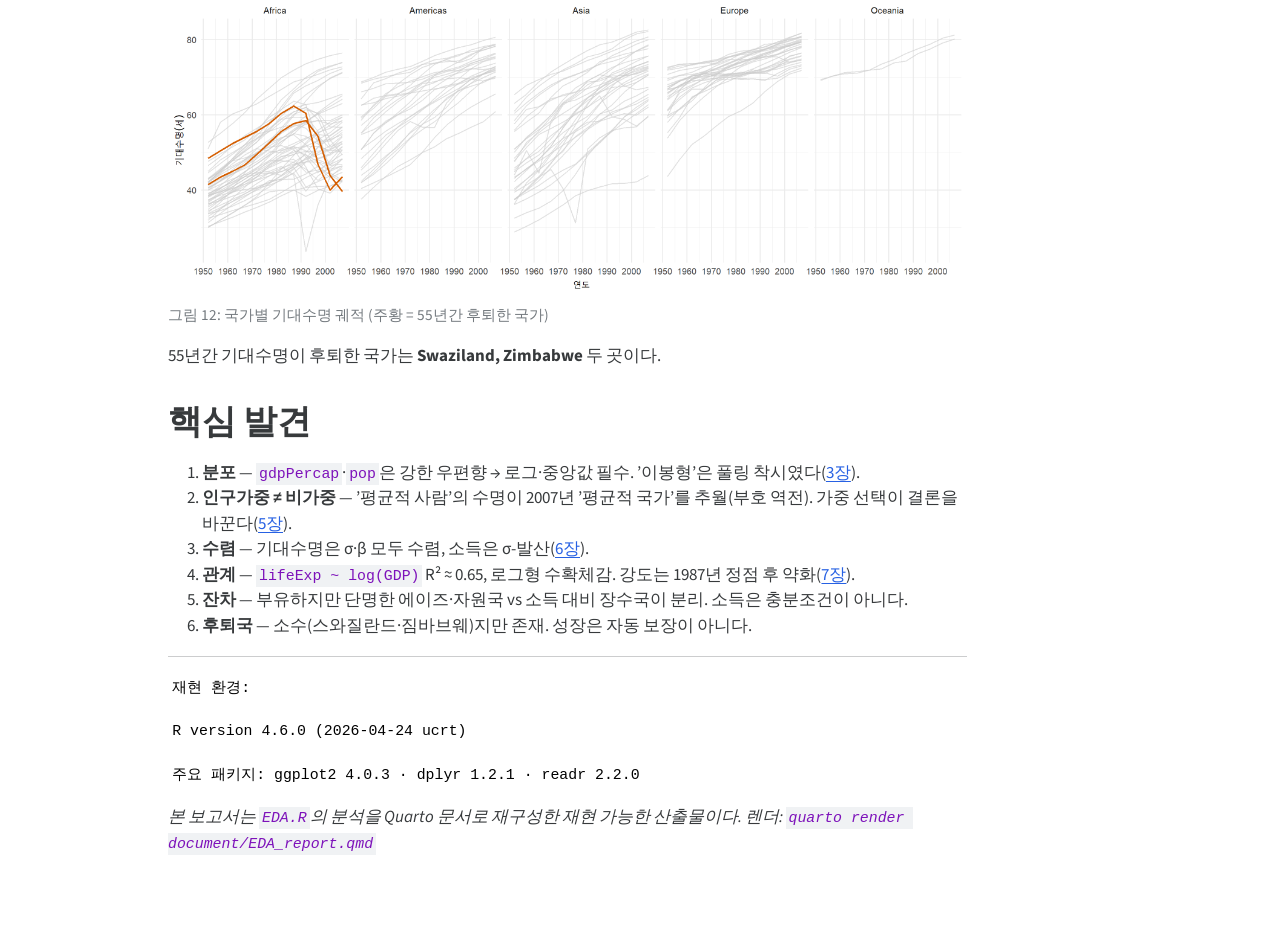
<file: docs/document/EDA_report.html>
<!DOCTYPE html>
<html xmlns="http://www.w3.org/1999/xhtml" lang="ko" xml:lang="ko"><head>

<meta charset="utf-8">
<meta name="generator" content="quarto-1.9.38">

<meta name="viewport" content="width=device-width, initial-scale=1.0, user-scalable=yes">

<meta name="author" content="정원영">

<title>Gapminder 탐색적 데이터 분석 보고서</title>
<style>
/* Default styles provided by pandoc.
** See https://pandoc.org/MANUAL.html#variables-for-html for config info.
*/
code{white-space: pre-wrap;}
span.smallcaps{font-variant: small-caps;}
div.columns{display: flex; gap: min(4vw, 1.5em);}
div.column{flex: auto; overflow-x: auto;}
div.hanging-indent{margin-left: 1.5em; text-indent: -1.5em;}
ul.task-list{list-style: none;}
ul.task-list li input[type="checkbox"] {
  width: 0.8em;
  margin: 0 0.8em 0.2em -1em; /* quarto-specific, see https://github.com/quarto-dev/quarto-cli/issues/4556 */ 
  vertical-align: middle;
}
/* CSS for syntax highlighting */
html { -webkit-text-size-adjust: 100%; }
pre > code.sourceCode { white-space: pre; position: relative; }
pre > code.sourceCode > span { display: inline-block; line-height: 1.25; }
pre > code.sourceCode > span:empty { height: 1.2em; }
.sourceCode { overflow: visible; }
code.sourceCode > span { color: inherit; text-decoration: inherit; }
div.sourceCode { margin: 1em 0; }
pre.sourceCode { margin: 0; }
@media screen {
div.sourceCode { overflow: auto; }
}
@media print {
pre > code.sourceCode { white-space: pre-wrap; }
pre > code.sourceCode > span { text-indent: -5em; padding-left: 5em; }
}
pre.numberSource code
  { counter-reset: source-line 0; }
pre.numberSource code > span
  { position: relative; left: -4em; counter-increment: source-line; }
pre.numberSource code > span > a:first-child::before
  { content: counter(source-line);
    position: relative; left: -1em; text-align: right; vertical-align: baseline;
    border: none; display: inline-block;
    -webkit-touch-callout: none; -webkit-user-select: none;
    -khtml-user-select: none; -moz-user-select: none;
    -ms-user-select: none; user-select: none;
    padding: 0 4px; width: 4em;
  }
pre.numberSource { margin-left: 3em;  padding-left: 4px; }
div.sourceCode
  {   }
@media screen {
pre > code.sourceCode > span > a:first-child::before { text-decoration: underline; }
}
</style>


<script src="EDA_report_files/libs/clipboard/clipboard.min.js"></script>
<script src="EDA_report_files/libs/quarto-html/quarto.js" type="module"></script>
<script src="EDA_report_files/libs/quarto-html/tabsets/tabsets.js" type="module"></script>
<script src="EDA_report_files/libs/quarto-html/popper.min.js"></script>
<script src="EDA_report_files/libs/quarto-html/tippy.umd.min.js"></script>
<script src="EDA_report_files/libs/quarto-html/anchor.min.js"></script>
<link href="EDA_report_files/libs/quarto-html/tippy.css" rel="stylesheet">
<link href="EDA_report_files/libs/quarto-html/quarto-syntax-highlighting-15634bcf2e68342d4ad2dfa704d543f6.css" rel="stylesheet" id="quarto-text-highlighting-styles">
<script src="EDA_report_files/libs/bootstrap/bootstrap.min.js"></script>
<link href="EDA_report_files/libs/bootstrap/bootstrap-icons.css" rel="stylesheet">
<link href="EDA_report_files/libs/bootstrap/bootstrap-67270d1595a62d14f123c043d4fb2f18.min.css" rel="stylesheet" append-hash="true" id="quarto-bootstrap" data-mode="light">


</head>

<body class="quarto-light">

<div id="quarto-content" class="page-columns page-rows-contents page-layout-article">
<div id="quarto-margin-sidebar" class="sidebar margin-sidebar">
  <nav id="TOC" role="doc-toc" class="toc-active">
    <h2 id="toc-title">목차</h2>
   
  <ul>
  <li><a href="#데이터-개요" id="toc-데이터-개요" class="nav-link active" data-scroll-target="#데이터-개요"><span class="header-section-number">1</span> 데이터 개요</a></li>
  <li><a href="#단변량-분포-형태-진단" id="toc-단변량-분포-형태-진단" class="nav-link" data-scroll-target="#단변량-분포-형태-진단"><span class="header-section-number">2</span> 단변량 분포 — 형태 진단</a></li>
  <li><a href="#sec-shift" id="toc-sec-shift" class="nav-link" data-scroll-target="#sec-shift"><span class="header-section-number">3</span> 분포의 시간적 이동</a></li>
  <li><a href="#대륙별-분포-2007" id="toc-대륙별-분포-2007" class="nav-link" data-scroll-target="#대륙별-분포-2007"><span class="header-section-number">4</span> 대륙별 분포 (2007)</a></li>
  <li><a href="#sec-weighted" id="toc-sec-weighted" class="nav-link" data-scroll-target="#sec-weighted"><span class="header-section-number">5</span> 비가중 vs 인구가중</a></li>
  <li><a href="#sec-converge" id="toc-sec-converge" class="nav-link" data-scroll-target="#sec-converge"><span class="header-section-number">6</span> 수렴의 정량화</a>
  <ul class="collapse">
  <li><a href="#σ-수렴-국가-간-분산이-줄어드는가" id="toc-σ-수렴-국가-간-분산이-줄어드는가" class="nav-link" data-scroll-target="#σ-수렴-국가-간-분산이-줄어드는가"><span class="header-section-number">6.1</span> σ-수렴 — 국가 간 분산이 줄어드는가</a></li>
  <li><a href="#β-수렴-가난했던-나라가-더-빨리-따라잡는가" id="toc-β-수렴-가난했던-나라가-더-빨리-따라잡는가" class="nav-link" data-scroll-target="#β-수렴-가난했던-나라가-더-빨리-따라잡는가"><span class="header-section-number">6.2</span> β-수렴 — 가난했던 나라가 더 빨리 따라잡는가</a></li>
  </ul></li>
  <li><a href="#sec-model" id="toc-sec-model" class="nav-link" data-scroll-target="#sec-model"><span class="header-section-number">7</span> 기대수명 vs 소득 — 모형과 잔차</a>
  <ul class="collapse">
  <li><a href="#소득-대비-잔차-이상국가-식별" id="toc-소득-대비-잔차-이상국가-식별" class="nav-link" data-scroll-target="#소득-대비-잔차-이상국가-식별"><span class="header-section-number">7.1</span> 소득 대비 잔차 — 이상국가 식별</a></li>
  </ul></li>
  <li><a href="#성장의-동조성-1952-2007" id="toc-성장의-동조성-1952-2007" class="nav-link" data-scroll-target="#성장의-동조성-1952-2007"><span class="header-section-number">8</span> 성장의 동조성 (1952 → 2007)</a></li>
  <li><a href="#국가-궤적-후퇴국-강조" id="toc-국가-궤적-후퇴국-강조" class="nav-link" data-scroll-target="#국가-궤적-후퇴국-강조"><span class="header-section-number">9</span> 국가 궤적 — 후퇴국 강조</a></li>
  <li><a href="#핵심-발견" id="toc-핵심-발견" class="nav-link" data-scroll-target="#핵심-발견">핵심 발견</a></li>
  </ul>
</nav>
</div>
<main class="content" id="quarto-document-content">

<header id="title-block-header" class="quarto-title-block default">
<div class="quarto-title">
<div class="quarto-title-block"><div><h1 class="title">Gapminder 탐색적 데이터 분석 보고서</h1><button type="button" class="btn code-tools-button dropdown-toggle" id="quarto-code-tools-menu" data-bs-toggle="dropdown" aria-expanded="false"><i class="bi"></i> 코드</button><ul class="dropdown-menu dropdown-menu-end" aria-labelelledby="quarto-code-tools-menu"><li><a id="quarto-show-all-code" class="dropdown-item" href="javascript:void(0)" role="button">전체 코드 표시</a></li><li><a id="quarto-hide-all-code" class="dropdown-item" href="javascript:void(0)" role="button">전체 코드 숨기기</a></li><li><hr class="dropdown-divider"></li><li><a id="quarto-view-source" class="dropdown-item" href="javascript:void(0)" role="button">소스 코드 표시</a></li></ul></div></div>
<p class="subtitle lead">기대수명과 1인당 GDP의 흐름 · 대륙별 비교</p>
</div>



<div class="quarto-title-meta">

    <div>
    <div class="quarto-title-meta-heading">저자</div>
    <div class="quarto-title-meta-contents">
             <p>정원영 </p>
          </div>
  </div>
    
    <div>
    <div class="quarto-title-meta-heading">공개</div>
    <div class="quarto-title-meta-contents">
      <p class="date">2026년 6월 27일</p>
    </div>
  </div>
  
    
  </div>
  


</header>


<div class="cell">
<details class="code-fold">
<summary>코드 보기</summary>
<div class="code-copy-outer-scaffold"><div class="sourceCode cell-code" id="cb1"><pre class="sourceCode r code-with-copy"><code class="sourceCode r"><span id="cb1-1"><a href="#cb1-1" aria-hidden="true" tabindex="-1"></a><span class="fu">library</span>(readr); <span class="fu">library</span>(dplyr); <span class="fu">library</span>(ggplot2)</span>
<span id="cb1-2"><a href="#cb1-2" aria-hidden="true" tabindex="-1"></a><span class="fu">set.seed</span>(<span class="dv">42</span>)  <span class="co"># jitter 재현성</span></span>
<span id="cb1-3"><a href="#cb1-3" aria-hidden="true" tabindex="-1"></a></span>
<span id="cb1-4"><a href="#cb1-4" aria-hidden="true" tabindex="-1"></a><span class="co"># document/ 또는 프로젝트 루트 어디서 렌더해도 동작</span></span>
<span id="cb1-5"><a href="#cb1-5" aria-hidden="true" tabindex="-1"></a>infile <span class="ot">&lt;-</span> <span class="cf">if</span> (<span class="fu">file.exists</span>(<span class="st">"data/gapminder.csv"</span>)) <span class="st">"data/gapminder.csv"</span> <span class="cf">else</span> <span class="st">"../data/gapminder.csv"</span></span>
<span id="cb1-6"><a href="#cb1-6" aria-hidden="true" tabindex="-1"></a>gap <span class="ot">&lt;-</span> <span class="fu">read_csv</span>(infile, <span class="at">show_col_types =</span> <span class="cn">FALSE</span>)</span>
<span id="cb1-7"><a href="#cb1-7" aria-hidden="true" tabindex="-1"></a>gap<span class="sc">$</span>loggdp <span class="ot">&lt;-</span> <span class="fu">log</span>(gap<span class="sc">$</span>gdpPercap)</span>
<span id="cb1-8"><a href="#cb1-8" aria-hidden="true" tabindex="-1"></a>FIRST <span class="ot">&lt;-</span> <span class="fu">min</span>(gap<span class="sc">$</span>year); LAST <span class="ot">&lt;-</span> <span class="fu">max</span>(gap<span class="sc">$</span>year)</span>
<span id="cb1-9"><a href="#cb1-9" aria-hidden="true" tabindex="-1"></a></span>
<span id="cb1-10"><a href="#cb1-10" aria-hidden="true" tabindex="-1"></a><span class="fu">theme_set</span>(<span class="fu">theme_minimal</span>(<span class="at">base_size =</span> <span class="dv">12</span>))</span>
<span id="cb1-11"><a href="#cb1-11" aria-hidden="true" tabindex="-1"></a>cont_colors <span class="ot">&lt;-</span> <span class="fu">c</span>(<span class="at">Africa=</span><span class="st">"#E69F00"</span>, <span class="at">Americas=</span><span class="st">"#56B4E9"</span>, <span class="at">Asia=</span><span class="st">"#009E73"</span>,</span>
<span id="cb1-12"><a href="#cb1-12" aria-hidden="true" tabindex="-1"></a>                 <span class="at">Europe=</span><span class="st">"#CC79A7"</span>, <span class="at">Oceania=</span><span class="st">"#0072B2"</span>)</span>
<span id="cb1-13"><a href="#cb1-13" aria-hidden="true" tabindex="-1"></a>skew <span class="ot">&lt;-</span> <span class="cf">function</span>(x){x<span class="ot">&lt;-</span>x[<span class="sc">!</span><span class="fu">is.na</span>(x)];m<span class="ot">&lt;-</span><span class="fu">mean</span>(x);<span class="fu">mean</span>((x<span class="sc">-</span>m)<span class="sc">^</span><span class="dv">3</span>)<span class="sc">/</span>(<span class="fu">mean</span>((x<span class="sc">-</span>m)<span class="sc">^</span><span class="dv">2</span>))<span class="sc">^</span><span class="fl">1.5</span>}</span>
<span id="cb1-14"><a href="#cb1-14" aria-hidden="true" tabindex="-1"></a>kurt <span class="ot">&lt;-</span> <span class="cf">function</span>(x){x<span class="ot">&lt;-</span>x[<span class="sc">!</span><span class="fu">is.na</span>(x)];m<span class="ot">&lt;-</span><span class="fu">mean</span>(x);<span class="fu">mean</span>((x<span class="sc">-</span>m)<span class="sc">^</span><span class="dv">4</span>)<span class="sc">/</span>(<span class="fu">mean</span>((x<span class="sc">-</span>m)<span class="sc">^</span><span class="dv">2</span>))<span class="sc">^</span><span class="dv">2-3</span>}</span></code></pre></div><button title="클립보드 복사" class="code-copy-button"><i class="bi"></i></button></div>
</details>
</div>
<div class="callout callout-style-default callout-note callout-titled">
<div class="callout-header d-flex align-content-center">
<div class="callout-icon-container">
<i class="callout-icon"></i>
</div>
<div class="callout-title-container flex-fill">
노트
</div>
</div>
<div class="callout-body-container callout-body">
<p>이 보고서는 <code>data/gapminder.csv</code>(142개국 × 5개 대륙 × 12개 시점, 1952–2007)를 분석한다. 모든 차트·표는 렌더 시점에 <strong>코드로 직접 재생성</strong>되므로 데이터가 바뀌면 보고서도 자동 갱신된다. 별도 명시가 없으면 통계는 <strong>비가중 국가 평균</strong>이며, <a href="#sec-weighted">5장</a>에서 인구가중과 비교한다.</p>
</div>
</div>
<section id="데이터-개요" class="level1" data-number="1">
<h1 data-number="1"><span class="header-section-number">1</span> 데이터 개요</h1>
<div class="cell">
<details class="code-fold">
<summary>코드 보기</summary>
<div class="code-copy-outer-scaffold"><div class="sourceCode cell-code" id="cb2"><pre class="sourceCode r code-with-copy"><code class="sourceCode r"><span id="cb2-1"><a href="#cb2-1" aria-hidden="true" tabindex="-1"></a><span class="fu">tibble</span>(</span>
<span id="cb2-2"><a href="#cb2-2" aria-hidden="true" tabindex="-1"></a>  지표 <span class="ot">=</span> <span class="fu">c</span>(<span class="st">"관측치"</span>,<span class="st">"국가"</span>,<span class="st">"대륙"</span>,<span class="st">"연도 범위"</span>,<span class="st">"시점 수"</span>),</span>
<span id="cb2-3"><a href="#cb2-3" aria-hidden="true" tabindex="-1"></a>  값   <span class="ot">=</span> <span class="fu">c</span>(<span class="fu">sprintf</span>(<span class="st">"%d행 × %d열"</span>, <span class="fu">nrow</span>(gap), <span class="fu">ncol</span>(gap)<span class="sc">-</span><span class="dv">1</span>),</span>
<span id="cb2-4"><a href="#cb2-4" aria-hidden="true" tabindex="-1"></a>           <span class="fu">as.character</span>(<span class="fu">n_distinct</span>(gap<span class="sc">$</span>country)),</span>
<span id="cb2-5"><a href="#cb2-5" aria-hidden="true" tabindex="-1"></a>           <span class="fu">as.character</span>(<span class="fu">n_distinct</span>(gap<span class="sc">$</span>continent)),</span>
<span id="cb2-6"><a href="#cb2-6" aria-hidden="true" tabindex="-1"></a>           <span class="fu">sprintf</span>(<span class="st">"%d–%d"</span>, FIRST, LAST),</span>
<span id="cb2-7"><a href="#cb2-7" aria-hidden="true" tabindex="-1"></a>           <span class="fu">as.character</span>(<span class="fu">n_distinct</span>(gap<span class="sc">$</span>year)))</span>
<span id="cb2-8"><a href="#cb2-8" aria-hidden="true" tabindex="-1"></a>)</span></code></pre></div><button title="클립보드 복사" class="code-copy-button"><i class="bi"></i></button></div>
</details>
<div class="cell-output-display">
<div class="kable-table">
<table class="caption-top table table-sm table-striped small">
<thead>
<tr class="header">
<th style="text-align: left;">지표</th>
<th style="text-align: left;">값</th>
</tr>
</thead>
<tbody>
<tr class="odd">
<td style="text-align: left;">관측치</td>
<td style="text-align: left;">1704행 × 6열</td>
</tr>
<tr class="even">
<td style="text-align: left;">국가</td>
<td style="text-align: left;">142</td>
</tr>
<tr class="odd">
<td style="text-align: left;">대륙</td>
<td style="text-align: left;">5</td>
</tr>
<tr class="even">
<td style="text-align: left;">연도 범위</td>
<td style="text-align: left;">1952–2007</td>
</tr>
<tr class="odd">
<td style="text-align: left;">시점 수</td>
<td style="text-align: left;">12</td>
</tr>
</tbody>
</table>
</div>
</div>
<details class="code-fold">
<summary>코드 보기</summary>
<div class="code-copy-outer-scaffold"><div class="sourceCode cell-code" id="cb3"><pre class="sourceCode r code-with-copy"><code class="sourceCode r"><span id="cb3-1"><a href="#cb3-1" aria-hidden="true" tabindex="-1"></a>gap <span class="sc">|&gt;</span> <span class="fu">distinct</span>(country, continent) <span class="sc">|&gt;</span> <span class="fu">count</span>(continent, <span class="at">name =</span> <span class="st">"국가 수"</span>)</span></code></pre></div><button title="클립보드 복사" class="code-copy-button"><i class="bi"></i></button></div>
</details>
<div class="cell-output-display">
<div class="kable-table">
<table class="caption-top table table-sm table-striped small">
<thead>
<tr class="header">
<th style="text-align: left;">continent</th>
<th style="text-align: right;">국가 수</th>
</tr>
</thead>
<tbody>
<tr class="odd">
<td style="text-align: left;">Africa</td>
<td style="text-align: right;">52</td>
</tr>
<tr class="even">
<td style="text-align: left;">Americas</td>
<td style="text-align: right;">25</td>
</tr>
<tr class="odd">
<td style="text-align: left;">Asia</td>
<td style="text-align: right;">33</td>
</tr>
<tr class="even">
<td style="text-align: left;">Europe</td>
<td style="text-align: right;">30</td>
</tr>
<tr class="odd">
<td style="text-align: left;">Oceania</td>
<td style="text-align: right;">2</td>
</tr>
</tbody>
</table>
</div>
</div>
</div>
<div class="callout callout-style-default callout-warning callout-titled">
<div class="callout-header d-flex align-content-center">
<div class="callout-icon-container">
<i class="callout-icon"></i>
</div>
<div class="callout-title-container flex-fill">
경고
</div>
</div>
<div class="callout-body-container callout-body">
<p><strong>Oceania는 호주·뉴질랜드 2개국뿐</strong>이다. 대륙 내 분산통계(표준편차·IQR·박스플롯)는 표본이 2개라 해석에 주의한다.</p>
</div>
</div>
</section>
<section id="단변량-분포-형태-진단" class="level1" data-number="2">
<h1 data-number="2"><span class="header-section-number">2</span> 단변량 분포 — 형태 진단</h1>
<div class="cell">
<details class="code-fold">
<summary>코드 보기</summary>
<div class="code-copy-outer-scaffold"><div class="sourceCode cell-code" id="cb4"><pre class="sourceCode r code-with-copy"><code class="sourceCode r"><span id="cb4-1"><a href="#cb4-1" aria-hidden="true" tabindex="-1"></a><span class="fu">tibble</span>(</span>
<span id="cb4-2"><a href="#cb4-2" aria-hidden="true" tabindex="-1"></a>  변수 <span class="ot">=</span> <span class="fu">c</span>(<span class="st">"lifeExp"</span>,<span class="st">"gdpPercap"</span>,<span class="st">"pop"</span>),</span>
<span id="cb4-3"><a href="#cb4-3" aria-hidden="true" tabindex="-1"></a>  왜도 <span class="ot">=</span> <span class="fu">c</span>(<span class="fu">skew</span>(gap<span class="sc">$</span>lifeExp), <span class="fu">skew</span>(gap<span class="sc">$</span>gdpPercap), <span class="fu">skew</span>(gap<span class="sc">$</span>pop)),</span>
<span id="cb4-4"><a href="#cb4-4" aria-hidden="true" tabindex="-1"></a>  첨도 <span class="ot">=</span> <span class="fu">c</span>(<span class="fu">kurt</span>(gap<span class="sc">$</span>lifeExp), <span class="fu">kurt</span>(gap<span class="sc">$</span>gdpPercap), <span class="fu">kurt</span>(gap<span class="sc">$</span>pop))</span>
<span id="cb4-5"><a href="#cb4-5" aria-hidden="true" tabindex="-1"></a>) <span class="sc">|&gt;</span></span>
<span id="cb4-6"><a href="#cb4-6" aria-hidden="true" tabindex="-1"></a>  <span class="fu">mutate</span>(<span class="fu">across</span>(<span class="fu">where</span>(is.numeric), \(x) <span class="fu">round</span>(x, <span class="dv">2</span>)),</span>
<span id="cb4-7"><a href="#cb4-7" aria-hidden="true" tabindex="-1"></a>         진단 <span class="ot">=</span> <span class="fu">ifelse</span>(<span class="fu">abs</span>(왜도) <span class="sc">&gt;</span> <span class="dv">1</span>, <span class="st">"강한 우편향 → 로그/중앙값 권장"</span>, <span class="st">"근사 대칭"</span>))</span></code></pre></div><button title="클립보드 복사" class="code-copy-button"><i class="bi"></i></button></div>
</details>
<div class="cell-output-display">
<div class="kable-table">
<table class="caption-top table table-sm table-striped small">
<thead>
<tr class="header">
<th style="text-align: left;">변수</th>
<th style="text-align: right;">왜도</th>
<th style="text-align: right;">첨도</th>
<th style="text-align: left;">진단</th>
</tr>
</thead>
<tbody>
<tr class="odd">
<td style="text-align: left;">lifeExp</td>
<td style="text-align: right;">-0.25</td>
<td style="text-align: right;">-1.13</td>
<td style="text-align: left;">근사 대칭</td>
</tr>
<tr class="even">
<td style="text-align: left;">gdpPercap</td>
<td style="text-align: right;">3.85</td>
<td style="text-align: right;">27.43</td>
<td style="text-align: left;">강한 우편향 → 로그/중앙값 권장</td>
</tr>
<tr class="odd">
<td style="text-align: left;">pop</td>
<td style="text-align: right;">8.33</td>
<td style="text-align: right;">77.72</td>
<td style="text-align: left;">강한 우편향 → 로그/중앙값 권장</td>
</tr>
</tbody>
</table>
</div>
</div>
</div>
<p><code>gdpPercap</code>(왜도 3.85)·<code>pop</code>(8.33)은 극단적 우편향이다. <strong>이후 소득 분석은 로그 스케일을 사용한다.</strong></p>
<div class="cell">
<details class="code-fold">
<summary>코드 보기</summary>
<div class="code-copy-outer-scaffold"><div class="sourceCode cell-code" id="cb5"><pre class="sourceCode r code-with-copy"><code class="sourceCode r"><span id="cb5-1"><a href="#cb5-1" aria-hidden="true" tabindex="-1"></a><span class="fu">ggplot</span>(gap, <span class="fu">aes</span>(lifeExp)) <span class="sc">+</span></span>
<span id="cb5-2"><a href="#cb5-2" aria-hidden="true" tabindex="-1"></a>  <span class="fu">geom_histogram</span>(<span class="at">bins =</span> <span class="dv">30</span>, <span class="at">fill =</span> <span class="st">"#56B4E9"</span>, <span class="at">color =</span> <span class="st">"white"</span>) <span class="sc">+</span></span>
<span id="cb5-3"><a href="#cb5-3" aria-hidden="true" tabindex="-1"></a>  <span class="fu">labs</span>(<span class="at">x =</span> <span class="st">"기대수명(세)"</span>, <span class="at">y =</span> <span class="st">"관측치"</span>)</span></code></pre></div><button title="클립보드 복사" class="code-copy-button"><i class="bi"></i></button></div>
</details>
<div class="cell-output-display">
<div id="fig-hist-life" class="quarto-float quarto-figure quarto-figure-center anchored">
<figure class="quarto-float quarto-float-fig figure">
<div aria-describedby="fig-hist-life-caption-0ceaefa1-69ba-4598-a22c-09a6ac19f8ca">
<img src="EDA_report_files/figure-html/fig-hist-life-1.png" class="img-fluid figure-img" width="990">
</div>
<figcaption class="quarto-float-caption-bottom quarto-float-caption quarto-float-fig" id="fig-hist-life-caption-0ceaefa1-69ba-4598-a22c-09a6ac19f8ca">
그림&nbsp;1: 기대수명 분포 (전 연도 풀링)
</figcaption>
</figure>
</div>
</div>
</div>
<div class="cell">
<details class="code-fold">
<summary>코드 보기</summary>
<div class="code-copy-outer-scaffold"><div class="sourceCode cell-code" id="cb6"><pre class="sourceCode r code-with-copy"><code class="sourceCode r"><span id="cb6-1"><a href="#cb6-1" aria-hidden="true" tabindex="-1"></a><span class="fu">ggplot</span>(gap, <span class="fu">aes</span>(gdpPercap)) <span class="sc">+</span></span>
<span id="cb6-2"><a href="#cb6-2" aria-hidden="true" tabindex="-1"></a>  <span class="fu">geom_histogram</span>(<span class="at">bins =</span> <span class="dv">40</span>, <span class="at">fill =</span> <span class="st">"#009E73"</span>, <span class="at">color =</span> <span class="st">"white"</span>) <span class="sc">+</span></span>
<span id="cb6-3"><a href="#cb6-3" aria-hidden="true" tabindex="-1"></a>  <span class="fu">scale_x_log10</span>(<span class="at">labels =</span> scales<span class="sc">::</span>comma) <span class="sc">+</span></span>
<span id="cb6-4"><a href="#cb6-4" aria-hidden="true" tabindex="-1"></a>  <span class="fu">labs</span>(<span class="at">x =</span> <span class="st">"1인당 GDP (log10)"</span>, <span class="at">y =</span> <span class="st">"관측치"</span>)</span></code></pre></div><button title="클립보드 복사" class="code-copy-button"><i class="bi"></i></button></div>
</details>
<div class="cell-output-display">
<div id="fig-hist-gdp" class="quarto-float quarto-figure quarto-figure-center anchored">
<figure class="quarto-float quarto-float-fig figure">
<div aria-describedby="fig-hist-gdp-caption-0ceaefa1-69ba-4598-a22c-09a6ac19f8ca">
<img src="EDA_report_files/figure-html/fig-hist-gdp-1.png" class="img-fluid figure-img" width="990">
</div>
<figcaption class="quarto-float-caption-bottom quarto-float-caption quarto-float-fig" id="fig-hist-gdp-caption-0ceaefa1-69ba-4598-a22c-09a6ac19f8ca">
그림&nbsp;2: 1인당 GDP 분포 (로그 스케일)
</figcaption>
</figure>
</div>
</div>
</div>
</section>
<section id="sec-shift" class="level1" data-number="3">
<h1 data-number="3"><span class="header-section-number">3</span> 분포의 시간적 이동</h1>
<p>전 연도를 풀링하면 이봉형처럼 보이지만, 이는 <strong>착시</strong>다. 연도별로 분리하면 저수명 봉우리가 우측으로 이동하며 단봉형에 수렴한다.</p>
<div class="cell">
<details class="code-fold">
<summary>코드 보기</summary>
<div class="code-copy-outer-scaffold"><div class="sourceCode cell-code" id="cb7"><pre class="sourceCode r code-with-copy"><code class="sourceCode r"><span id="cb7-1"><a href="#cb7-1" aria-hidden="true" tabindex="-1"></a><span class="fu">ggplot</span>(<span class="fu">filter</span>(gap, year <span class="sc">%in%</span> <span class="fu">c</span>(<span class="dv">1952</span>, <span class="dv">1977</span>, <span class="dv">2007</span>)),</span>
<span id="cb7-2"><a href="#cb7-2" aria-hidden="true" tabindex="-1"></a>       <span class="fu">aes</span>(lifeExp, <span class="at">fill =</span> <span class="fu">factor</span>(year), <span class="at">color =</span> <span class="fu">factor</span>(year))) <span class="sc">+</span></span>
<span id="cb7-3"><a href="#cb7-3" aria-hidden="true" tabindex="-1"></a>  <span class="fu">geom_density</span>(<span class="at">alpha =</span> <span class="fl">0.35</span>) <span class="sc">+</span></span>
<span id="cb7-4"><a href="#cb7-4" aria-hidden="true" tabindex="-1"></a>  <span class="fu">scale_fill_brewer</span>(<span class="at">palette =</span> <span class="st">"Set1"</span>) <span class="sc">+</span> <span class="fu">scale_color_brewer</span>(<span class="at">palette =</span> <span class="st">"Set1"</span>) <span class="sc">+</span></span>
<span id="cb7-5"><a href="#cb7-5" aria-hidden="true" tabindex="-1"></a>  <span class="fu">labs</span>(<span class="at">x =</span> <span class="st">"기대수명(세)"</span>, <span class="at">y =</span> <span class="st">"밀도"</span>, <span class="at">fill =</span> <span class="st">"연도"</span>, <span class="at">color =</span> <span class="st">"연도"</span>)</span></code></pre></div><button title="클립보드 복사" class="code-copy-button"><i class="bi"></i></button></div>
</details>
<div class="cell-output-display">
<div id="fig-density" class="quarto-float quarto-figure quarto-figure-center anchored">
<figure class="quarto-float quarto-float-fig figure">
<div aria-describedby="fig-density-caption-0ceaefa1-69ba-4598-a22c-09a6ac19f8ca">
<img src="EDA_report_files/figure-html/fig-density-1.png" class="img-fluid figure-img" width="990">
</div>
<figcaption class="quarto-float-caption-bottom quarto-float-caption quarto-float-fig" id="fig-density-caption-0ceaefa1-69ba-4598-a22c-09a6ac19f8ca">
그림&nbsp;3: 기대수명 분포의 시간 이동 (1952 → 1977 → 2007)
</figcaption>
</figure>
</div>
</div>
</div>
</section>
<section id="대륙별-분포-2007" class="level1" data-number="4">
<h1 data-number="4"><span class="header-section-number">4</span> 대륙별 분포 (2007)</h1>
<div class="cell">
<details class="code-fold">
<summary>코드 보기</summary>
<div class="code-copy-outer-scaffold"><div class="sourceCode cell-code" id="cb8"><pre class="sourceCode r code-with-copy"><code class="sourceCode r"><span id="cb8-1"><a href="#cb8-1" aria-hidden="true" tabindex="-1"></a>g07 <span class="ot">&lt;-</span> <span class="fu">filter</span>(gap, year <span class="sc">==</span> LAST)</span>
<span id="cb8-2"><a href="#cb8-2" aria-hidden="true" tabindex="-1"></a>g07 <span class="sc">|&gt;</span> <span class="fu">group_by</span>(continent) <span class="sc">|&gt;</span></span>
<span id="cb8-3"><a href="#cb8-3" aria-hidden="true" tabindex="-1"></a>  <span class="fu">summarise</span>(<span class="at">n =</span> <span class="fu">n</span>(), 평균 <span class="ot">=</span> <span class="fu">mean</span>(lifeExp), 중앙값 <span class="ot">=</span> <span class="fu">median</span>(lifeExp),</span>
<span id="cb8-4"><a href="#cb8-4" aria-hidden="true" tabindex="-1"></a>            표준편차 <span class="ot">=</span> <span class="fu">sd</span>(lifeExp), <span class="at">IQR =</span> <span class="fu">IQR</span>(lifeExp), <span class="at">.groups =</span> <span class="st">"drop"</span>) <span class="sc">|&gt;</span></span>
<span id="cb8-5"><a href="#cb8-5" aria-hidden="true" tabindex="-1"></a>  <span class="fu">mutate</span>(<span class="fu">across</span>(<span class="fu">where</span>(is.numeric), \(x) <span class="fu">round</span>(x, <span class="dv">2</span>)))</span></code></pre></div><button title="클립보드 복사" class="code-copy-button"><i class="bi"></i></button></div>
</details>
<div class="cell-output-display">
<div class="kable-table">
<table class="caption-top table table-sm table-striped small">
<thead>
<tr class="header">
<th style="text-align: left;">continent</th>
<th style="text-align: right;">n</th>
<th style="text-align: right;">평균</th>
<th style="text-align: right;">중앙값</th>
<th style="text-align: right;">표준편차</th>
<th style="text-align: right;">IQR</th>
</tr>
</thead>
<tbody>
<tr class="odd">
<td style="text-align: left;">Africa</td>
<td style="text-align: right;">52</td>
<td style="text-align: right;">54.81</td>
<td style="text-align: right;">52.93</td>
<td style="text-align: right;">9.63</td>
<td style="text-align: right;">11.61</td>
</tr>
<tr class="even">
<td style="text-align: left;">Americas</td>
<td style="text-align: right;">25</td>
<td style="text-align: right;">73.61</td>
<td style="text-align: right;">72.90</td>
<td style="text-align: right;">4.44</td>
<td style="text-align: right;">4.63</td>
</tr>
<tr class="odd">
<td style="text-align: left;">Asia</td>
<td style="text-align: right;">33</td>
<td style="text-align: right;">70.73</td>
<td style="text-align: right;">72.40</td>
<td style="text-align: right;">7.96</td>
<td style="text-align: right;">10.15</td>
</tr>
<tr class="even">
<td style="text-align: left;">Europe</td>
<td style="text-align: right;">30</td>
<td style="text-align: right;">77.65</td>
<td style="text-align: right;">78.61</td>
<td style="text-align: right;">2.98</td>
<td style="text-align: right;">4.78</td>
</tr>
<tr class="odd">
<td style="text-align: left;">Oceania</td>
<td style="text-align: right;">2</td>
<td style="text-align: right;">80.72</td>
<td style="text-align: right;">80.72</td>
<td style="text-align: right;">0.73</td>
<td style="text-align: right;">0.52</td>
</tr>
</tbody>
</table>
</div>
</div>
</div>
<div class="cell">
<details class="code-fold">
<summary>코드 보기</summary>
<div class="code-copy-outer-scaffold"><div class="sourceCode cell-code" id="cb9"><pre class="sourceCode r code-with-copy"><code class="sourceCode r"><span id="cb9-1"><a href="#cb9-1" aria-hidden="true" tabindex="-1"></a><span class="fu">ggplot</span>(g07, <span class="fu">aes</span>(<span class="fu">reorder</span>(continent, lifeExp, median), lifeExp, <span class="at">fill =</span> continent)) <span class="sc">+</span></span>
<span id="cb9-2"><a href="#cb9-2" aria-hidden="true" tabindex="-1"></a>  <span class="fu">geom_boxplot</span>(<span class="at">alpha =</span> <span class="fl">0.8</span>, <span class="at">outlier.alpha =</span> <span class="fl">0.5</span>) <span class="sc">+</span></span>
<span id="cb9-3"><a href="#cb9-3" aria-hidden="true" tabindex="-1"></a>  <span class="fu">geom_jitter</span>(<span class="at">width =</span> <span class="fl">0.15</span>, <span class="at">alpha =</span> <span class="fl">0.35</span>, <span class="at">size =</span> <span class="dv">1</span>) <span class="sc">+</span></span>
<span id="cb9-4"><a href="#cb9-4" aria-hidden="true" tabindex="-1"></a>  <span class="fu">scale_fill_manual</span>(<span class="at">values =</span> cont_colors, <span class="at">guide =</span> <span class="st">"none"</span>) <span class="sc">+</span></span>
<span id="cb9-5"><a href="#cb9-5" aria-hidden="true" tabindex="-1"></a>  <span class="fu">coord_flip</span>() <span class="sc">+</span> <span class="fu">labs</span>(<span class="at">x =</span> <span class="cn">NULL</span>, <span class="at">y =</span> <span class="st">"기대수명(세)"</span>)</span></code></pre></div><button title="클립보드 복사" class="code-copy-button"><i class="bi"></i></button></div>
</details>
<div class="cell-output-display">
<div id="fig-box" class="quarto-float quarto-figure quarto-figure-center anchored">
<figure class="quarto-float quarto-float-fig figure">
<div aria-describedby="fig-box-caption-0ceaefa1-69ba-4598-a22c-09a6ac19f8ca">
<img src="EDA_report_files/figure-html/fig-box-1.png" class="img-fluid figure-img" width="990">
</div>
<figcaption class="quarto-float-caption-bottom quarto-float-caption quarto-float-fig" id="fig-box-caption-0ceaefa1-69ba-4598-a22c-09a6ac19f8ca">
그림&nbsp;4: 대륙별 기대수명 분포 (2007). Oceania는 표본 2개 — 해석 주의.
</figcaption>
</figure>
</div>
</div>
</div>
<p>표준편차가 대륙 내 동질성을 드러낸다. 유럽(2.98)은 좁고, <strong>아프리카(9.63)·아시아(7.96)는 내부 격차가 크다.</strong></p>
</section>
<section id="sec-weighted" class="level1" data-number="5">
<h1 data-number="5"><span class="header-section-number">5</span> 비가중 vs 인구가중</h1>
<p>국가당 1표(비가중)는 중국(13억)과 아이슬란드(30만)를 동급으로 본다. <strong>인구가중</strong>은 “평균적인 사람”의 경험을 반영한다.</p>
<div class="cell">
<details class="code-fold">
<summary>코드 보기</summary>
<div class="code-copy-outer-scaffold"><div class="sourceCode cell-code" id="cb10"><pre class="sourceCode r code-with-copy"><code class="sourceCode r"><span id="cb10-1"><a href="#cb10-1" aria-hidden="true" tabindex="-1"></a>glob <span class="ot">&lt;-</span> gap <span class="sc">|&gt;</span> <span class="fu">group_by</span>(year) <span class="sc">|&gt;</span></span>
<span id="cb10-2"><a href="#cb10-2" aria-hidden="true" tabindex="-1"></a>  <span class="fu">summarise</span>(<span class="st">`</span><span class="at">비가중</span><span class="st">`</span> <span class="ot">=</span> <span class="fu">mean</span>(lifeExp), <span class="st">`</span><span class="at">인구가중</span><span class="st">`</span> <span class="ot">=</span> <span class="fu">weighted.mean</span>(lifeExp, pop),</span>
<span id="cb10-3"><a href="#cb10-3" aria-hidden="true" tabindex="-1"></a>            <span class="at">.groups =</span> <span class="st">"drop"</span>)</span>
<span id="cb10-4"><a href="#cb10-4" aria-hidden="true" tabindex="-1"></a>glob <span class="sc">|&gt;</span> <span class="fu">mutate</span>(<span class="st">`</span><span class="at">차이</span><span class="st">`</span> <span class="ot">=</span> <span class="fu">round</span>(<span class="st">`</span><span class="at">인구가중</span><span class="st">`</span> <span class="sc">-</span> <span class="st">`</span><span class="at">비가중</span><span class="st">`</span>, <span class="dv">1</span>),</span>
<span id="cb10-5"><a href="#cb10-5" aria-hidden="true" tabindex="-1"></a>               <span class="fu">across</span>(<span class="fu">c</span>(<span class="st">`</span><span class="at">비가중</span><span class="st">`</span>,<span class="st">`</span><span class="at">인구가중</span><span class="st">`</span>), \(x) <span class="fu">round</span>(x, <span class="dv">1</span>)))</span></code></pre></div><button title="클립보드 복사" class="code-copy-button"><i class="bi"></i></button></div>
</details>
<div class="cell-output-display">
<div class="kable-table">
<table class="caption-top table table-sm table-striped small">
<thead>
<tr class="header">
<th style="text-align: right;">year</th>
<th style="text-align: right;">비가중</th>
<th style="text-align: right;">인구가중</th>
<th style="text-align: right;">차이</th>
</tr>
</thead>
<tbody>
<tr class="odd">
<td style="text-align: right;">1952</td>
<td style="text-align: right;">49.1</td>
<td style="text-align: right;">48.9</td>
<td style="text-align: right;">-0.1</td>
</tr>
<tr class="even">
<td style="text-align: right;">1957</td>
<td style="text-align: right;">51.5</td>
<td style="text-align: right;">52.1</td>
<td style="text-align: right;">0.6</td>
</tr>
<tr class="odd">
<td style="text-align: right;">1962</td>
<td style="text-align: right;">53.6</td>
<td style="text-align: right;">52.3</td>
<td style="text-align: right;">-1.3</td>
</tr>
<tr class="even">
<td style="text-align: right;">1967</td>
<td style="text-align: right;">55.7</td>
<td style="text-align: right;">57.0</td>
<td style="text-align: right;">1.3</td>
</tr>
<tr class="odd">
<td style="text-align: right;">1972</td>
<td style="text-align: right;">57.6</td>
<td style="text-align: right;">59.5</td>
<td style="text-align: right;">1.9</td>
</tr>
<tr class="even">
<td style="text-align: right;">1977</td>
<td style="text-align: right;">59.6</td>
<td style="text-align: right;">61.2</td>
<td style="text-align: right;">1.7</td>
</tr>
<tr class="odd">
<td style="text-align: right;">1982</td>
<td style="text-align: right;">61.5</td>
<td style="text-align: right;">62.9</td>
<td style="text-align: right;">1.3</td>
</tr>
<tr class="even">
<td style="text-align: right;">1987</td>
<td style="text-align: right;">63.2</td>
<td style="text-align: right;">64.4</td>
<td style="text-align: right;">1.2</td>
</tr>
<tr class="odd">
<td style="text-align: right;">1992</td>
<td style="text-align: right;">64.2</td>
<td style="text-align: right;">65.6</td>
<td style="text-align: right;">1.5</td>
</tr>
<tr class="even">
<td style="text-align: right;">1997</td>
<td style="text-align: right;">65.0</td>
<td style="text-align: right;">66.8</td>
<td style="text-align: right;">1.8</td>
</tr>
<tr class="odd">
<td style="text-align: right;">2002</td>
<td style="text-align: right;">65.7</td>
<td style="text-align: right;">67.8</td>
<td style="text-align: right;">2.1</td>
</tr>
<tr class="even">
<td style="text-align: right;">2007</td>
<td style="text-align: right;">67.0</td>
<td style="text-align: right;">68.9</td>
<td style="text-align: right;">1.9</td>
</tr>
</tbody>
</table>
</div>
</div>
</div>
<div class="cell">
<details class="code-fold">
<summary>코드 보기</summary>
<div class="code-copy-outer-scaffold"><div class="sourceCode cell-code" id="cb11"><pre class="sourceCode r code-with-copy"><code class="sourceCode r"><span id="cb11-1"><a href="#cb11-1" aria-hidden="true" tabindex="-1"></a>glob_long <span class="ot">&lt;-</span> <span class="fu">bind_rows</span>(</span>
<span id="cb11-2"><a href="#cb11-2" aria-hidden="true" tabindex="-1"></a>  <span class="fu">transmute</span>(glob, year, <span class="at">value =</span> <span class="st">`</span><span class="at">비가중</span><span class="st">`</span>, 기준 <span class="ot">=</span> <span class="st">"비가중(국가 평균)"</span>),</span>
<span id="cb11-3"><a href="#cb11-3" aria-hidden="true" tabindex="-1"></a>  <span class="fu">transmute</span>(glob, year, <span class="at">value =</span> <span class="st">`</span><span class="at">인구가중</span><span class="st">`</span>, 기준 <span class="ot">=</span> <span class="st">"인구가중(사람 평균)"</span>))</span>
<span id="cb11-4"><a href="#cb11-4" aria-hidden="true" tabindex="-1"></a><span class="fu">ggplot</span>(glob_long, <span class="fu">aes</span>(year, value, <span class="at">color =</span> 기준)) <span class="sc">+</span></span>
<span id="cb11-5"><a href="#cb11-5" aria-hidden="true" tabindex="-1"></a>  <span class="fu">geom_line</span>(<span class="at">linewidth =</span> <span class="fl">1.2</span>) <span class="sc">+</span> <span class="fu">geom_point</span>(<span class="at">size =</span> <span class="fl">1.8</span>) <span class="sc">+</span></span>
<span id="cb11-6"><a href="#cb11-6" aria-hidden="true" tabindex="-1"></a>  <span class="fu">scale_color_manual</span>(<span class="at">values =</span> <span class="fu">c</span>(<span class="st">"비가중(국가 평균)"</span><span class="ot">=</span><span class="st">"#999999"</span>,</span>
<span id="cb11-7"><a href="#cb11-7" aria-hidden="true" tabindex="-1"></a>                                <span class="st">"인구가중(사람 평균)"</span><span class="ot">=</span><span class="st">"#D55E00"</span>)) <span class="sc">+</span></span>
<span id="cb11-8"><a href="#cb11-8" aria-hidden="true" tabindex="-1"></a>  <span class="fu">labs</span>(<span class="at">x =</span> <span class="st">"연도"</span>, <span class="at">y =</span> <span class="st">"기대수명(세)"</span>, <span class="at">color =</span> <span class="cn">NULL</span>)</span></code></pre></div><button title="클립보드 복사" class="code-copy-button"><i class="bi"></i></button></div>
</details>
<div class="cell-output-display">
<div id="fig-weighted" class="quarto-float quarto-figure quarto-figure-center anchored">
<figure class="quarto-float quarto-float-fig figure">
<div aria-describedby="fig-weighted-caption-0ceaefa1-69ba-4598-a22c-09a6ac19f8ca">
<img src="EDA_report_files/figure-html/fig-weighted-1.png" class="img-fluid figure-img" width="990">
</div>
<figcaption class="quarto-float-caption-bottom quarto-float-caption quarto-float-fig" id="fig-weighted-caption-0ceaefa1-69ba-4598-a22c-09a6ac19f8ca">
그림&nbsp;5: 전지구 기대수명: 비가중(국가 평균) vs 인구가중(사람 평균)
</figcaption>
</figure>
</div>
</div>
</div>
<div class="callout callout-style-default callout-tip callout-titled">
<div class="callout-header d-flex align-content-center">
<div class="callout-icon-container">
<i class="callout-icon"></i>
</div>
<div class="callout-title-container flex-fill">
<span class="screen-reader-only">힌트</span>발견 — 부호 역전
</div>
</div>
<div class="callout-body-container callout-body">
<p>1952년에는 인구가중 &lt; 비가중(−0.1세)으로 인구 대국이 평균 이하였다. 그러나 2007년에는 인구가중 &gt; 비가중(+1.9세)으로 <strong>중국·인도가 세계 평균을 추월</strong>했다. 가중 방식의 선택이 결론을 바꾼다.</p>
</div>
</div>
</section>
<section id="sec-converge" class="level1" data-number="6">
<h1 data-number="6"><span class="header-section-number">6</span> 수렴의 정량화</h1>
<section id="σ-수렴-국가-간-분산이-줄어드는가" class="level2" data-number="6.1">
<h2 data-number="6.1" class="anchored" data-anchor-id="σ-수렴-국가-간-분산이-줄어드는가"><span class="header-section-number">6.1</span> σ-수렴 — 국가 간 분산이 줄어드는가</h2>
<div class="cell">
<details class="code-fold">
<summary>코드 보기</summary>
<div class="code-copy-outer-scaffold"><div class="sourceCode cell-code" id="cb12"><pre class="sourceCode r code-with-copy"><code class="sourceCode r"><span id="cb12-1"><a href="#cb12-1" aria-hidden="true" tabindex="-1"></a>sigma <span class="ot">&lt;-</span> gap <span class="sc">|&gt;</span> <span class="fu">group_by</span>(year) <span class="sc">|&gt;</span></span>
<span id="cb12-2"><a href="#cb12-2" aria-hidden="true" tabindex="-1"></a>  <span class="fu">summarise</span>(<span class="st">`</span><span class="at">기대수명 CV</span><span class="st">`</span> <span class="ot">=</span> <span class="fu">sd</span>(lifeExp)<span class="sc">/</span><span class="fu">mean</span>(lifeExp),</span>
<span id="cb12-3"><a href="#cb12-3" aria-hidden="true" tabindex="-1"></a>            <span class="st">`</span><span class="at">log(GDP) CV</span><span class="st">`</span> <span class="ot">=</span> <span class="fu">sd</span>(loggdp)<span class="sc">/</span><span class="fu">mean</span>(loggdp), <span class="at">.groups =</span> <span class="st">"drop"</span>)</span>
<span id="cb12-4"><a href="#cb12-4" aria-hidden="true" tabindex="-1"></a>sigma <span class="sc">|&gt;</span> <span class="fu">mutate</span>(<span class="fu">across</span>(<span class="sc">-</span>year, \(x) <span class="fu">round</span>(x, <span class="dv">4</span>)))</span></code></pre></div><button title="클립보드 복사" class="code-copy-button"><i class="bi"></i></button></div>
</details>
<div class="cell-output-display">
<div class="kable-table">
<table class="caption-top table table-sm table-striped small">
<thead>
<tr class="header">
<th style="text-align: right;">year</th>
<th style="text-align: right;">기대수명 CV</th>
<th style="text-align: right;">log(GDP) CV</th>
</tr>
</thead>
<tbody>
<tr class="odd">
<td style="text-align: right;">1952</td>
<td style="text-align: right;">0.2492</td>
<td style="text-align: right;">0.1366</td>
</tr>
<tr class="even">
<td style="text-align: right;">1957</td>
<td style="text-align: right;">0.2375</td>
<td style="text-align: right;">0.1377</td>
</tr>
<tr class="odd">
<td style="text-align: right;">1962</td>
<td style="text-align: right;">0.2257</td>
<td style="text-align: right;">0.1383</td>
</tr>
<tr class="even">
<td style="text-align: right;">1967</td>
<td style="text-align: right;">0.2105</td>
<td style="text-align: right;">0.1408</td>
</tr>
<tr class="odd">
<td style="text-align: right;">1972</td>
<td style="text-align: right;">0.1974</td>
<td style="text-align: right;">0.1451</td>
</tr>
<tr class="even">
<td style="text-align: right;">1977</td>
<td style="text-align: right;">0.1885</td>
<td style="text-align: right;">0.1466</td>
</tr>
<tr class="odd">
<td style="text-align: right;">1982</td>
<td style="text-align: right;">0.1750</td>
<td style="text-align: right;">0.1465</td>
</tr>
<tr class="even">
<td style="text-align: right;">1987</td>
<td style="text-align: right;">0.1670</td>
<td style="text-align: right;">0.1507</td>
</tr>
<tr class="odd">
<td style="text-align: right;">1992</td>
<td style="text-align: right;">0.1750</td>
<td style="text-align: right;">0.1537</td>
</tr>
<tr class="even">
<td style="text-align: right;">1997</td>
<td style="text-align: right;">0.1778</td>
<td style="text-align: right;">0.1565</td>
</tr>
<tr class="odd">
<td style="text-align: right;">2002</td>
<td style="text-align: right;">0.1869</td>
<td style="text-align: right;">0.1573</td>
</tr>
<tr class="even">
<td style="text-align: right;">2007</td>
<td style="text-align: right;">0.1802</td>
<td style="text-align: right;">0.1574</td>
</tr>
</tbody>
</table>
</div>
</div>
</div>
<div class="cell">
<details class="code-fold">
<summary>코드 보기</summary>
<div class="code-copy-outer-scaffold"><div class="sourceCode cell-code" id="cb13"><pre class="sourceCode r code-with-copy"><code class="sourceCode r"><span id="cb13-1"><a href="#cb13-1" aria-hidden="true" tabindex="-1"></a>sig_long <span class="ot">&lt;-</span> <span class="fu">bind_rows</span>(</span>
<span id="cb13-2"><a href="#cb13-2" aria-hidden="true" tabindex="-1"></a>  <span class="fu">transmute</span>(sigma, year, <span class="at">cv =</span> <span class="st">`</span><span class="at">기대수명 CV</span><span class="st">`</span>, 지표 <span class="ot">=</span> <span class="st">"기대수명"</span>),</span>
<span id="cb13-3"><a href="#cb13-3" aria-hidden="true" tabindex="-1"></a>  <span class="fu">transmute</span>(sigma, year, <span class="at">cv =</span> <span class="st">`</span><span class="at">log(GDP) CV</span><span class="st">`</span>, 지표 <span class="ot">=</span> <span class="st">"log(1인당 GDP)"</span>))</span>
<span id="cb13-4"><a href="#cb13-4" aria-hidden="true" tabindex="-1"></a><span class="fu">ggplot</span>(sig_long, <span class="fu">aes</span>(year, cv, <span class="at">color =</span> 지표)) <span class="sc">+</span></span>
<span id="cb13-5"><a href="#cb13-5" aria-hidden="true" tabindex="-1"></a>  <span class="fu">geom_line</span>(<span class="at">linewidth =</span> <span class="fl">1.2</span>) <span class="sc">+</span> <span class="fu">geom_point</span>(<span class="at">size =</span> <span class="fl">1.8</span>) <span class="sc">+</span></span>
<span id="cb13-6"><a href="#cb13-6" aria-hidden="true" tabindex="-1"></a>  <span class="fu">labs</span>(<span class="at">x =</span> <span class="st">"연도"</span>, <span class="at">y =</span> <span class="st">"변동계수 (sd/mean)"</span>, <span class="at">color =</span> <span class="cn">NULL</span>)</span></code></pre></div><button title="클립보드 복사" class="code-copy-button"><i class="bi"></i></button></div>
</details>
<div class="cell-output-display">
<div id="fig-sigma" class="quarto-float quarto-figure quarto-figure-center anchored">
<figure class="quarto-float quarto-float-fig figure">
<div aria-describedby="fig-sigma-caption-0ceaefa1-69ba-4598-a22c-09a6ac19f8ca">
<img src="EDA_report_files/figure-html/fig-sigma-1.png" class="img-fluid figure-img" width="990">
</div>
<figcaption class="quarto-float-caption-bottom quarto-float-caption quarto-float-fig" id="fig-sigma-caption-0ceaefa1-69ba-4598-a22c-09a6ac19f8ca">
그림&nbsp;6: σ-수렴: 변동계수(sd/mean) 추이. 값이 줄면 수렴.
</figcaption>
</figure>
</div>
</div>
</div>
<p>기대수명 CV는 0.249→0.180으로 <strong>수렴</strong>, log(GDP) CV는 0.137→0.157로 <strong>발산</strong>한다. 수명 격차는 좁혀지고 소득 격차는 벌어진다.</p>
</section>
<section id="β-수렴-가난했던-나라가-더-빨리-따라잡는가" class="level2" data-number="6.2">
<h2 data-number="6.2" class="anchored" data-anchor-id="β-수렴-가난했던-나라가-더-빨리-따라잡는가"><span class="header-section-number">6.2</span> β-수렴 — 가난했던 나라가 더 빨리 따라잡는가</h2>
<div class="cell">
<details class="code-fold">
<summary>코드 보기</summary>
<div class="code-copy-outer-scaffold"><div class="sourceCode cell-code" id="cb14"><pre class="sourceCode r code-with-copy"><code class="sourceCode r"><span id="cb14-1"><a href="#cb14-1" aria-hidden="true" tabindex="-1"></a>beta <span class="ot">&lt;-</span> <span class="fu">inner_join</span>(</span>
<span id="cb14-2"><a href="#cb14-2" aria-hidden="true" tabindex="-1"></a>  <span class="fu">filter</span>(gap, year<span class="sc">==</span>FIRST) <span class="sc">|&gt;</span> <span class="fu">select</span>(country, continent, <span class="at">le0 =</span> lifeExp),</span>
<span id="cb14-3"><a href="#cb14-3" aria-hidden="true" tabindex="-1"></a>  <span class="fu">filter</span>(gap, year<span class="sc">==</span>LAST)  <span class="sc">|&gt;</span> <span class="fu">select</span>(country, <span class="at">le1 =</span> lifeExp), <span class="at">by =</span> <span class="st">"country"</span>) <span class="sc">|&gt;</span></span>
<span id="cb14-4"><a href="#cb14-4" aria-hidden="true" tabindex="-1"></a>  <span class="fu">mutate</span>(<span class="at">growth =</span> le1 <span class="sc">-</span> le0)</span>
<span id="cb14-5"><a href="#cb14-5" aria-hidden="true" tabindex="-1"></a>bfit <span class="ot">&lt;-</span> <span class="fu">lm</span>(growth <span class="sc">~</span> le0, <span class="at">data =</span> beta)</span>
<span id="cb14-6"><a href="#cb14-6" aria-hidden="true" tabindex="-1"></a><span class="fu">cat</span>(<span class="fu">sprintf</span>(<span class="st">"회귀: growth = %.1f + (%.3f)·le0,  기울기 p = %.2e  → %s</span><span class="sc">\n</span><span class="st">"</span>,</span>
<span id="cb14-7"><a href="#cb14-7" aria-hidden="true" tabindex="-1"></a>            <span class="fu">coef</span>(bfit)[<span class="dv">1</span>], <span class="fu">coef</span>(bfit)[<span class="dv">2</span>], <span class="fu">summary</span>(bfit)<span class="sc">$</span>coefficients[<span class="dv">2</span>,<span class="dv">4</span>],</span>
<span id="cb14-8"><a href="#cb14-8" aria-hidden="true" tabindex="-1"></a>            <span class="fu">ifelse</span>(<span class="fu">coef</span>(bfit)[<span class="dv">2</span>] <span class="sc">&lt;</span> <span class="dv">0</span>, <span class="st">"음의 기울기 = β-수렴 성립"</span>, <span class="st">"발산"</span>)))</span></code></pre></div><button title="클립보드 복사" class="code-copy-button"><i class="bi"></i></button></div>
</details>
<div class="cell-output cell-output-stdout">
<pre><code>회귀: growth = 29.4 + (-0.233)·le0,  기울기 p = 1.85e-05  → 음의 기울기 = β-수렴 성립</code></pre>
</div>
</div>
<div class="cell">
<details class="code-fold">
<summary>코드 보기</summary>
<div class="code-copy-outer-scaffold"><div class="sourceCode cell-code" id="cb16"><pre class="sourceCode r code-with-copy"><code class="sourceCode r"><span id="cb16-1"><a href="#cb16-1" aria-hidden="true" tabindex="-1"></a><span class="fu">ggplot</span>(beta, <span class="fu">aes</span>(le0, growth, <span class="at">color =</span> continent)) <span class="sc">+</span></span>
<span id="cb16-2"><a href="#cb16-2" aria-hidden="true" tabindex="-1"></a>  <span class="fu">geom_point</span>(<span class="at">alpha =</span> <span class="fl">0.8</span>, <span class="at">size =</span> <span class="dv">2</span>) <span class="sc">+</span></span>
<span id="cb16-3"><a href="#cb16-3" aria-hidden="true" tabindex="-1"></a>  <span class="fu">geom_smooth</span>(<span class="at">method =</span> <span class="st">"lm"</span>, <span class="at">formula =</span> y<span class="sc">~</span>x, <span class="at">color =</span> <span class="st">"black"</span>, <span class="at">se =</span> <span class="cn">TRUE</span>) <span class="sc">+</span></span>
<span id="cb16-4"><a href="#cb16-4" aria-hidden="true" tabindex="-1"></a>  <span class="fu">scale_color_manual</span>(<span class="at">values =</span> cont_colors) <span class="sc">+</span></span>
<span id="cb16-5"><a href="#cb16-5" aria-hidden="true" tabindex="-1"></a>  <span class="fu">labs</span>(<span class="at">x =</span> <span class="st">"1952 기대수명(세)"</span>, <span class="at">y =</span> <span class="st">"1952→2007 증가폭(세)"</span>, <span class="at">color =</span> <span class="st">"대륙"</span>)</span></code></pre></div><button title="클립보드 복사" class="code-copy-button"><i class="bi"></i></button></div>
</details>
<div class="cell-output-display">
<div id="fig-beta" class="quarto-float quarto-figure quarto-figure-center anchored">
<figure class="quarto-float quarto-float-fig figure">
<div aria-describedby="fig-beta-caption-0ceaefa1-69ba-4598-a22c-09a6ac19f8ca">
<img src="EDA_report_files/figure-html/fig-beta-1.png" class="img-fluid figure-img" width="990">
</div>
<figcaption class="quarto-float-caption-bottom quarto-float-caption quarto-float-fig" id="fig-beta-caption-0ceaefa1-69ba-4598-a22c-09a6ac19f8ca">
그림&nbsp;7: β-수렴: 초기 기대수명(1952) vs 이후 증가폭(→2007)
</figcaption>
</figure>
</div>
</div>
</div>
<p>기울기가 유의하게 음수 → <strong>출발점이 낮았던 국가일수록 더 크게 따라잡았다.</strong></p>
</section>
</section>
<section id="sec-model" class="level1" data-number="7">
<h1 data-number="7"><span class="header-section-number">7</span> 기대수명 vs 소득 — 모형과 잔차</h1>
<div class="cell">
<details class="code-fold">
<summary>코드 보기</summary>
<div class="code-copy-outer-scaffold"><div class="sourceCode cell-code" id="cb17"><pre class="sourceCode r code-with-copy"><code class="sourceCode r"><span id="cb17-1"><a href="#cb17-1" aria-hidden="true" tabindex="-1"></a>fit <span class="ot">&lt;-</span> <span class="fu">lm</span>(lifeExp <span class="sc">~</span> loggdp, <span class="at">data =</span> gap)</span>
<span id="cb17-2"><a href="#cb17-2" aria-hidden="true" tabindex="-1"></a><span class="fu">cat</span>(<span class="fu">sprintf</span>(<span class="st">"lifeExp ~ log(GDP):  R² = %.3f,  기울기 = %.2f세 / log단위</span><span class="sc">\n</span><span class="st">"</span>,</span>
<span id="cb17-3"><a href="#cb17-3" aria-hidden="true" tabindex="-1"></a>            <span class="fu">summary</span>(fit)<span class="sc">$</span>r.squared, <span class="fu">coef</span>(fit)[<span class="dv">2</span>]))</span></code></pre></div><button title="클립보드 복사" class="code-copy-button"><i class="bi"></i></button></div>
</details>
<div class="cell-output cell-output-stdout">
<pre><code>lifeExp ~ log(GDP):  R² = 0.652,  기울기 = 8.41세 / log단위</code></pre>
</div>
</div>
<p>소득이 로그 1단위(약 2.7배) 늘 때 기대수명이 평균 8.4세 증가 — 수확체감.</p>
<div class="cell">
<details class="code-fold">
<summary>코드 보기</summary>
<div class="code-copy-outer-scaffold"><div class="sourceCode cell-code" id="cb19"><pre class="sourceCode r code-with-copy"><code class="sourceCode r"><span id="cb19-1"><a href="#cb19-1" aria-hidden="true" tabindex="-1"></a>gap <span class="sc">|&gt;</span> <span class="fu">group_by</span>(year) <span class="sc">|&gt;</span></span>
<span id="cb19-2"><a href="#cb19-2" aria-hidden="true" tabindex="-1"></a>  <span class="fu">summarise</span>(<span class="at">r =</span> <span class="fu">cor</span>(lifeExp, loggdp), <span class="at">.groups =</span> <span class="st">"drop"</span>) <span class="sc">|&gt;</span></span>
<span id="cb19-3"><a href="#cb19-3" aria-hidden="true" tabindex="-1"></a>  <span class="fu">ggplot</span>(<span class="fu">aes</span>(year, r)) <span class="sc">+</span></span>
<span id="cb19-4"><a href="#cb19-4" aria-hidden="true" tabindex="-1"></a>  <span class="fu">geom_line</span>(<span class="at">linewidth =</span> <span class="fl">1.2</span>, <span class="at">color =</span> <span class="st">"#0072B2"</span>) <span class="sc">+</span> <span class="fu">geom_point</span>(<span class="at">size =</span> <span class="dv">2</span>) <span class="sc">+</span></span>
<span id="cb19-5"><a href="#cb19-5" aria-hidden="true" tabindex="-1"></a>  <span class="fu">ylim</span>(<span class="dv">0</span>, <span class="dv">1</span>) <span class="sc">+</span> <span class="fu">labs</span>(<span class="at">x =</span> <span class="st">"연도"</span>, <span class="at">y =</span> <span class="st">"Pearson r (log GDP)"</span>)</span></code></pre></div><button title="클립보드 복사" class="code-copy-button"><i class="bi"></i></button></div>
</details>
<div class="cell-output-display">
<div id="fig-corr" class="quarto-float quarto-figure quarto-figure-center anchored">
<figure class="quarto-float quarto-float-fig figure">
<div aria-describedby="fig-corr-caption-0ceaefa1-69ba-4598-a22c-09a6ac19f8ca">
<img src="EDA_report_files/figure-html/fig-corr-1.png" class="img-fluid figure-img" width="990">
</div>
<figcaption class="quarto-float-caption-bottom quarto-float-caption quarto-float-fig" id="fig-corr-caption-0ceaefa1-69ba-4598-a22c-09a6ac19f8ca">
그림&nbsp;8: 연도별 기대수명–소득 상관계수 (관계 강도의 변화)
</figcaption>
</figure>
</div>
</div>
</div>
<div class="cell">
<details class="code-fold">
<summary>코드 보기</summary>
<div class="code-copy-outer-scaffold"><div class="sourceCode cell-code" id="cb20"><pre class="sourceCode r code-with-copy"><code class="sourceCode r"><span id="cb20-1"><a href="#cb20-1" aria-hidden="true" tabindex="-1"></a><span class="fu">ggplot</span>(g07, <span class="fu">aes</span>(gdpPercap, lifeExp, <span class="at">color =</span> continent, <span class="at">size =</span> pop)) <span class="sc">+</span></span>
<span id="cb20-2"><a href="#cb20-2" aria-hidden="true" tabindex="-1"></a>  <span class="fu">geom_point</span>(<span class="at">alpha =</span> <span class="fl">0.7</span>) <span class="sc">+</span></span>
<span id="cb20-3"><a href="#cb20-3" aria-hidden="true" tabindex="-1"></a>  <span class="fu">scale_x_log10</span>(<span class="at">labels =</span> scales<span class="sc">::</span>comma) <span class="sc">+</span></span>
<span id="cb20-4"><a href="#cb20-4" aria-hidden="true" tabindex="-1"></a>  <span class="fu">scale_size</span>(<span class="at">range =</span> <span class="fu">c</span>(<span class="fl">1.5</span>, <span class="dv">16</span>), <span class="at">guide =</span> <span class="st">"none"</span>) <span class="sc">+</span></span>
<span id="cb20-5"><a href="#cb20-5" aria-hidden="true" tabindex="-1"></a>  <span class="fu">scale_color_manual</span>(<span class="at">values =</span> cont_colors) <span class="sc">+</span></span>
<span id="cb20-6"><a href="#cb20-6" aria-hidden="true" tabindex="-1"></a>  <span class="fu">labs</span>(<span class="at">x =</span> <span class="st">"1인당 GDP (log10)"</span>, <span class="at">y =</span> <span class="st">"기대수명(세)"</span>, <span class="at">color =</span> <span class="st">"대륙"</span>)</span></code></pre></div><button title="클립보드 복사" class="code-copy-button"><i class="bi"></i></button></div>
</details>
<div class="cell-output-display">
<div id="fig-scatter" class="quarto-float quarto-figure quarto-figure-center anchored">
<figure class="quarto-float quarto-float-fig figure">
<div aria-describedby="fig-scatter-caption-0ceaefa1-69ba-4598-a22c-09a6ac19f8ca">
<img src="EDA_report_files/figure-html/fig-scatter-1.png" class="img-fluid figure-img" width="990">
</div>
<figcaption class="quarto-float-caption-bottom quarto-float-caption quarto-float-fig" id="fig-scatter-caption-0ceaefa1-69ba-4598-a22c-09a6ac19f8ca">
그림&nbsp;9: 기대수명 vs 1인당 GDP (2007, 버블=인구)
</figcaption>
</figure>
</div>
</div>
</div>
<section id="소득-대비-잔차-이상국가-식별" class="level2" data-number="7.1">
<h2 data-number="7.1" class="anchored" data-anchor-id="소득-대비-잔차-이상국가-식별"><span class="header-section-number">7.1</span> 소득 대비 잔차 — 이상국가 식별</h2>
<p>회귀선에서 가장 벗어난 국가는 소득만으로 설명되지 않는다.</p>
<div class="cell">
<details class="code-fold">
<summary>코드 보기</summary>
<div class="code-copy-outer-scaffold"><div class="sourceCode cell-code" id="cb21"><pre class="sourceCode r code-with-copy"><code class="sourceCode r"><span id="cb21-1"><a href="#cb21-1" aria-hidden="true" tabindex="-1"></a>g07r <span class="ot">&lt;-</span> g07 <span class="sc">|&gt;</span> <span class="fu">mutate</span>(<span class="at">resid =</span> lifeExp <span class="sc">-</span> <span class="fu">predict</span>(fit, <span class="fu">pick</span>(<span class="fu">everything</span>())))</span>
<span id="cb21-2"><a href="#cb21-2" aria-hidden="true" tabindex="-1"></a>over  <span class="ot">&lt;-</span> g07r <span class="sc">|&gt;</span> <span class="fu">slice_max</span>(resid, <span class="at">n =</span> <span class="dv">5</span>) <span class="sc">|&gt;</span></span>
<span id="cb21-3"><a href="#cb21-3" aria-hidden="true" tabindex="-1"></a>  <span class="fu">transmute</span>(country, continent, <span class="at">gdpPercap =</span> <span class="fu">round</span>(gdpPercap), lifeExp, <span class="at">resid =</span> <span class="fu">round</span>(resid,<span class="dv">1</span>))</span>
<span id="cb21-4"><a href="#cb21-4" aria-hidden="true" tabindex="-1"></a>under <span class="ot">&lt;-</span> g07r <span class="sc">|&gt;</span> <span class="fu">slice_min</span>(resid, <span class="at">n =</span> <span class="dv">5</span>) <span class="sc">|&gt;</span></span>
<span id="cb21-5"><a href="#cb21-5" aria-hidden="true" tabindex="-1"></a>  <span class="fu">transmute</span>(country, continent, <span class="at">gdpPercap =</span> <span class="fu">round</span>(gdpPercap), lifeExp, <span class="at">resid =</span> <span class="fu">round</span>(resid,<span class="dv">1</span>))</span>
<span id="cb21-6"><a href="#cb21-6" aria-hidden="true" tabindex="-1"></a>knitr<span class="sc">::</span><span class="fu">kable</span>(over,  <span class="at">caption =</span> <span class="st">"소득 대비 장수 (양의 잔차)"</span>)</span></code></pre></div><button title="클립보드 복사" class="code-copy-button"><i class="bi"></i></button></div>
</details>
<div class="cell-output-display">
<table class="caption-top table table-sm table-striped small">
<caption>소득 대비 장수 (양의 잔차)</caption>
<thead>
<tr class="header">
<th style="text-align: left;">country</th>
<th style="text-align: left;">continent</th>
<th style="text-align: right;">gdpPercap</th>
<th style="text-align: right;">lifeExp</th>
<th style="text-align: right;">resid</th>
</tr>
</thead>
<tbody>
<tr class="odd">
<td style="text-align: left;">Vietnam</td>
<td style="text-align: left;">Asia</td>
<td style="text-align: right;">2442</td>
<td style="text-align: right;">74.249</td>
<td style="text-align: right;">17.8</td>
</tr>
<tr class="even">
<td style="text-align: left;">Comoros</td>
<td style="text-align: left;">Africa</td>
<td style="text-align: right;">986</td>
<td style="text-align: right;">65.152</td>
<td style="text-align: right;">16.3</td>
</tr>
<tr class="odd">
<td style="text-align: left;">Nicaragua</td>
<td style="text-align: left;">Americas</td>
<td style="text-align: right;">2749</td>
<td style="text-align: right;">72.899</td>
<td style="text-align: right;">15.4</td>
</tr>
<tr class="even">
<td style="text-align: left;">West Bank and Gaza</td>
<td style="text-align: left;">Asia</td>
<td style="text-align: right;">3025</td>
<td style="text-align: right;">73.422</td>
<td style="text-align: right;">15.2</td>
</tr>
<tr class="odd">
<td style="text-align: left;">Korea Dem. Rep.</td>
<td style="text-align: left;">Asia</td>
<td style="text-align: right;">1593</td>
<td style="text-align: right;">67.297</td>
<td style="text-align: right;">14.4</td>
</tr>
</tbody>
</table>
</div>
<details class="code-fold">
<summary>코드 보기</summary>
<div class="code-copy-outer-scaffold"><div class="sourceCode cell-code" id="cb22"><pre class="sourceCode r code-with-copy"><code class="sourceCode r"><span id="cb22-1"><a href="#cb22-1" aria-hidden="true" tabindex="-1"></a>knitr<span class="sc">::</span><span class="fu">kable</span>(under, <span class="at">caption =</span> <span class="st">"부유하지만 단명 (음의 잔차 — 에이즈·자원경제)"</span>)</span></code></pre></div><button title="클립보드 복사" class="code-copy-button"><i class="bi"></i></button></div>
</details>
<div class="cell-output-display">
<table class="caption-top table table-sm table-striped small">
<caption>부유하지만 단명 (음의 잔차 — 에이즈·자원경제)</caption>
<thead>
<tr class="header">
<th style="text-align: left;">country</th>
<th style="text-align: left;">continent</th>
<th style="text-align: right;">gdpPercap</th>
<th style="text-align: right;">lifeExp</th>
<th style="text-align: right;">resid</th>
</tr>
</thead>
<tbody>
<tr class="odd">
<td style="text-align: left;">Swaziland</td>
<td style="text-align: left;">Africa</td>
<td style="text-align: right;">4513</td>
<td style="text-align: right;">39.613</td>
<td style="text-align: right;">-22.0</td>
</tr>
<tr class="even">
<td style="text-align: left;">Botswana</td>
<td style="text-align: left;">Africa</td>
<td style="text-align: right;">12570</td>
<td style="text-align: right;">50.728</td>
<td style="text-align: right;">-19.5</td>
</tr>
<tr class="odd">
<td style="text-align: left;">Angola</td>
<td style="text-align: left;">Africa</td>
<td style="text-align: right;">4797</td>
<td style="text-align: right;">42.731</td>
<td style="text-align: right;">-19.4</td>
</tr>
<tr class="even">
<td style="text-align: left;">Equatorial Guinea</td>
<td style="text-align: left;">Africa</td>
<td style="text-align: right;">12154</td>
<td style="text-align: right;">51.579</td>
<td style="text-align: right;">-18.4</td>
</tr>
<tr class="odd">
<td style="text-align: left;">South Africa</td>
<td style="text-align: left;">Africa</td>
<td style="text-align: right;">9270</td>
<td style="text-align: right;">49.339</td>
<td style="text-align: right;">-18.3</td>
</tr>
</tbody>
</table>
</div>
</div>
<div class="cell">
<details class="code-fold">
<summary>코드 보기</summary>
<div class="code-copy-outer-scaffold"><div class="sourceCode cell-code" id="cb23"><pre class="sourceCode r code-with-copy"><code class="sourceCode r"><span id="cb23-1"><a href="#cb23-1" aria-hidden="true" tabindex="-1"></a>lab <span class="ot">&lt;-</span> <span class="fu">bind_rows</span>(over, under)</span>
<span id="cb23-2"><a href="#cb23-2" aria-hidden="true" tabindex="-1"></a><span class="fu">ggplot</span>(g07r, <span class="fu">aes</span>(gdpPercap, lifeExp)) <span class="sc">+</span></span>
<span id="cb23-3"><a href="#cb23-3" aria-hidden="true" tabindex="-1"></a>  <span class="fu">geom_point</span>(<span class="fu">aes</span>(<span class="at">color =</span> continent), <span class="at">alpha =</span> <span class="fl">0.5</span>, <span class="at">size =</span> <span class="dv">2</span>) <span class="sc">+</span></span>
<span id="cb23-4"><a href="#cb23-4" aria-hidden="true" tabindex="-1"></a>  <span class="fu">geom_smooth</span>(<span class="at">method =</span> <span class="st">"lm"</span>, <span class="at">formula =</span> y<span class="sc">~</span><span class="fu">log</span>(x), <span class="at">color =</span> <span class="st">"black"</span>, <span class="at">se =</span> <span class="cn">FALSE</span>) <span class="sc">+</span></span>
<span id="cb23-5"><a href="#cb23-5" aria-hidden="true" tabindex="-1"></a>  <span class="fu">geom_point</span>(<span class="at">data =</span> lab, <span class="at">color =</span> <span class="st">"black"</span>, <span class="at">shape =</span> <span class="dv">21</span>, <span class="at">size =</span> <span class="dv">3</span>) <span class="sc">+</span></span>
<span id="cb23-6"><a href="#cb23-6" aria-hidden="true" tabindex="-1"></a>  <span class="fu">geom_text</span>(<span class="at">data =</span> lab, <span class="fu">aes</span>(<span class="at">label =</span> country), <span class="at">size =</span> <span class="dv">3</span>, <span class="at">vjust =</span> <span class="sc">-</span><span class="fl">0.8</span>) <span class="sc">+</span></span>
<span id="cb23-7"><a href="#cb23-7" aria-hidden="true" tabindex="-1"></a>  <span class="fu">scale_x_log10</span>(<span class="at">labels =</span> scales<span class="sc">::</span>comma) <span class="sc">+</span></span>
<span id="cb23-8"><a href="#cb23-8" aria-hidden="true" tabindex="-1"></a>  <span class="fu">scale_color_manual</span>(<span class="at">values =</span> cont_colors) <span class="sc">+</span></span>
<span id="cb23-9"><a href="#cb23-9" aria-hidden="true" tabindex="-1"></a>  <span class="fu">labs</span>(<span class="at">x =</span> <span class="st">"1인당 GDP (log10)"</span>, <span class="at">y =</span> <span class="st">"기대수명(세)"</span>, <span class="at">color =</span> <span class="st">"대륙"</span>)</span></code></pre></div><button title="클립보드 복사" class="code-copy-button"><i class="bi"></i></button></div>
</details>
<div class="cell-output-display">
<div id="fig-resid" class="quarto-float quarto-figure quarto-figure-center anchored">
<figure class="quarto-float quarto-float-fig figure">
<div aria-describedby="fig-resid-caption-0ceaefa1-69ba-4598-a22c-09a6ac19f8ca">
<img src="EDA_report_files/figure-html/fig-resid-1.png" class="img-fluid figure-img" width="990">
</div>
<figcaption class="quarto-float-caption-bottom quarto-float-caption quarto-float-fig" id="fig-resid-caption-0ceaefa1-69ba-4598-a22c-09a6ac19f8ca">
그림&nbsp;10: 소득 대비 기대수명 — 회귀선에서 가장 벗어난 국가
</figcaption>
</figure>
</div>
</div>
</div>
<p>음의 잔차 그룹은 <strong>남부 아프리카 에이즈 유행국</strong>(스와질란드·보츠와나·남아공)과 <strong>자원경제</strong>(적도기니·앙골라)다. 소득은 강력한 동인이지만 충분조건은 아니다.</p>
</section>
</section>
<section id="성장의-동조성-1952-2007" class="level1" data-number="8">
<h1 data-number="8"><span class="header-section-number">8</span> 성장의 동조성 (1952 → 2007)</h1>
<div class="cell">
<details class="code-fold">
<summary>코드 보기</summary>
<div class="code-copy-outer-scaffold"><div class="sourceCode cell-code" id="cb24"><pre class="sourceCode r code-with-copy"><code class="sourceCode r"><span id="cb24-1"><a href="#cb24-1" aria-hidden="true" tabindex="-1"></a>gr <span class="ot">&lt;-</span> <span class="fu">inner_join</span>(</span>
<span id="cb24-2"><a href="#cb24-2" aria-hidden="true" tabindex="-1"></a>  <span class="fu">filter</span>(gap, year<span class="sc">==</span>FIRST) <span class="sc">|&gt;</span> <span class="fu">select</span>(country, continent, <span class="at">le0=</span>lifeExp, <span class="at">g0=</span>gdpPercap),</span>
<span id="cb24-3"><a href="#cb24-3" aria-hidden="true" tabindex="-1"></a>  <span class="fu">filter</span>(gap, year<span class="sc">==</span>LAST)  <span class="sc">|&gt;</span> <span class="fu">select</span>(country, <span class="at">le1=</span>lifeExp, <span class="at">g1=</span>gdpPercap), <span class="at">by=</span><span class="st">"country"</span>) <span class="sc">|&gt;</span></span>
<span id="cb24-4"><a href="#cb24-4" aria-hidden="true" tabindex="-1"></a>  <span class="fu">mutate</span>(<span class="at">le_gain =</span> le1 <span class="sc">-</span> le0, <span class="at">gdp_ratio =</span> g1 <span class="sc">/</span> g0)</span>
<span id="cb24-5"><a href="#cb24-5" aria-hidden="true" tabindex="-1"></a><span class="fu">cat</span>(<span class="fu">sprintf</span>(<span class="st">"cor(log 소득배수, 수명증가폭) = %.3f (약한 양의 관계)</span><span class="sc">\n</span><span class="st">"</span>,</span>
<span id="cb24-6"><a href="#cb24-6" aria-hidden="true" tabindex="-1"></a>            <span class="fu">cor</span>(<span class="fu">log</span>(gr<span class="sc">$</span>gdp_ratio), gr<span class="sc">$</span>le_gain)))</span></code></pre></div><button title="클립보드 복사" class="code-copy-button"><i class="bi"></i></button></div>
</details>
<div class="cell-output cell-output-stdout">
<pre><code>cor(log 소득배수, 수명증가폭) = 0.115 (약한 양의 관계)</code></pre>
</div>
<details class="code-fold">
<summary>코드 보기</summary>
<div class="code-copy-outer-scaffold"><div class="sourceCode cell-code" id="cb26"><pre class="sourceCode r code-with-copy"><code class="sourceCode r"><span id="cb26-1"><a href="#cb26-1" aria-hidden="true" tabindex="-1"></a><span class="fu">ggplot</span>(gr, <span class="fu">aes</span>(gdp_ratio, le_gain, <span class="at">color =</span> continent)) <span class="sc">+</span></span>
<span id="cb26-2"><a href="#cb26-2" aria-hidden="true" tabindex="-1"></a>  <span class="fu">geom_hline</span>(<span class="at">yintercept =</span> <span class="dv">0</span>, <span class="at">linetype =</span> <span class="st">"dashed"</span>, <span class="at">color =</span> <span class="st">"grey60"</span>) <span class="sc">+</span></span>
<span id="cb26-3"><a href="#cb26-3" aria-hidden="true" tabindex="-1"></a>  <span class="fu">geom_point</span>(<span class="at">alpha =</span> <span class="fl">0.8</span>, <span class="at">size =</span> <span class="dv">2</span>) <span class="sc">+</span></span>
<span id="cb26-4"><a href="#cb26-4" aria-hidden="true" tabindex="-1"></a>  <span class="fu">scale_x_log10</span>() <span class="sc">+</span> <span class="fu">scale_color_manual</span>(<span class="at">values =</span> cont_colors) <span class="sc">+</span></span>
<span id="cb26-5"><a href="#cb26-5" aria-hidden="true" tabindex="-1"></a>  <span class="fu">labs</span>(<span class="at">x =</span> <span class="st">"1인당 GDP 배수 (log10)"</span>, <span class="at">y =</span> <span class="st">"기대수명 증가폭(세)"</span>, <span class="at">color =</span> <span class="st">"대륙"</span>)</span></code></pre></div><button title="클립보드 복사" class="code-copy-button"><i class="bi"></i></button></div>
</details>
<div class="cell-output-display">
<div id="fig-growth" class="quarto-float quarto-figure quarto-figure-center anchored">
<figure class="quarto-float quarto-float-fig figure">
<div aria-describedby="fig-growth-caption-0ceaefa1-69ba-4598-a22c-09a6ac19f8ca">
<img src="EDA_report_files/figure-html/fig-growth-1.png" class="img-fluid figure-img" width="990">
</div>
<figcaption class="quarto-float-caption-bottom quarto-float-caption quarto-float-fig" id="fig-growth-caption-0ceaefa1-69ba-4598-a22c-09a6ac19f8ca">
그림&nbsp;11: 소득 성장 vs 수명 성장 (국가별). 음수 영역 = 수명 후퇴국.
</figcaption>
</figure>
</div>
</div>
</div>
</section>
<section id="국가-궤적-후퇴국-강조" class="level1" data-number="9">
<h1 data-number="9"><span class="header-section-number">9</span> 국가 궤적 — 후퇴국 강조</h1>
<div class="cell">
<details class="code-fold">
<summary>코드 보기</summary>
<div class="code-copy-outer-scaffold"><div class="sourceCode cell-code" id="cb27"><pre class="sourceCode r code-with-copy"><code class="sourceCode r"><span id="cb27-1"><a href="#cb27-1" aria-hidden="true" tabindex="-1"></a>decliners <span class="ot">&lt;-</span> gr <span class="sc">|&gt;</span> <span class="fu">filter</span>(le_gain <span class="sc">&lt;</span> <span class="dv">0</span>) <span class="sc">|&gt;</span> <span class="fu">pull</span>(country)</span>
<span id="cb27-2"><a href="#cb27-2" aria-hidden="true" tabindex="-1"></a>gap_hl <span class="ot">&lt;-</span> gap <span class="sc">|&gt;</span> <span class="fu">mutate</span>(후퇴 <span class="ot">=</span> country <span class="sc">%in%</span> decliners)</span>
<span id="cb27-3"><a href="#cb27-3" aria-hidden="true" tabindex="-1"></a><span class="fu">ggplot</span>(gap_hl, <span class="fu">aes</span>(year, lifeExp, <span class="at">group =</span> country)) <span class="sc">+</span></span>
<span id="cb27-4"><a href="#cb27-4" aria-hidden="true" tabindex="-1"></a>  <span class="fu">geom_line</span>(<span class="at">data =</span> <span class="fu">filter</span>(gap_hl, <span class="sc">!</span>후퇴), <span class="at">color =</span> <span class="st">"grey80"</span>, <span class="at">alpha =</span> <span class="fl">0.6</span>) <span class="sc">+</span></span>
<span id="cb27-5"><a href="#cb27-5" aria-hidden="true" tabindex="-1"></a>  <span class="fu">geom_line</span>(<span class="at">data =</span> <span class="fu">filter</span>(gap_hl, 후퇴), <span class="at">color =</span> <span class="st">"#D55E00"</span>, <span class="at">linewidth =</span> <span class="fl">0.9</span>) <span class="sc">+</span></span>
<span id="cb27-6"><a href="#cb27-6" aria-hidden="true" tabindex="-1"></a>  <span class="fu">facet_wrap</span>(<span class="sc">~</span>continent, <span class="at">nrow =</span> <span class="dv">1</span>) <span class="sc">+</span></span>
<span id="cb27-7"><a href="#cb27-7" aria-hidden="true" tabindex="-1"></a>  <span class="fu">labs</span>(<span class="at">x =</span> <span class="st">"연도"</span>, <span class="at">y =</span> <span class="st">"기대수명(세)"</span>)</span></code></pre></div><button title="클립보드 복사" class="code-copy-button"><i class="bi"></i></button></div>
</details>
<div class="cell-output-display">
<div id="fig-traj" class="quarto-float quarto-figure quarto-figure-center anchored">
<figure class="quarto-float quarto-float-fig figure">
<div aria-describedby="fig-traj-caption-0ceaefa1-69ba-4598-a22c-09a6ac19f8ca">
<img src="EDA_report_files/figure-html/fig-traj-1.png" class="img-fluid figure-img" width="1320">
</div>
<figcaption class="quarto-float-caption-bottom quarto-float-caption quarto-float-fig" id="fig-traj-caption-0ceaefa1-69ba-4598-a22c-09a6ac19f8ca">
그림&nbsp;12: 국가별 기대수명 궤적 (주황 = 55년간 후퇴한 국가)
</figcaption>
</figure>
</div>
</div>
</div>
<p>55년간 기대수명이 후퇴한 국가는 <strong>Swaziland, Zimbabwe</strong> 두 곳이다.</p>
</section>
<section id="핵심-발견" class="level1 unnumbered">
<h1 class="unnumbered">핵심 발견</h1>
<ol type="1">
<li><strong>분포</strong> — <code>gdpPercap</code>·<code>pop</code>은 강한 우편향 → 로그·중앙값 필수. ’이봉형’은 풀링 착시였다(<a href="#sec-shift">3장</a>).</li>
<li><strong>인구가중 ≠ 비가중</strong> — ’평균적 사람’의 수명이 2007년 ’평균적 국가’를 추월(부호 역전). 가중 선택이 결론을 바꾼다(<a href="#sec-weighted">5장</a>).</li>
<li><strong>수렴</strong> — 기대수명은 σ·β 모두 수렴, 소득은 σ-발산(<a href="#sec-converge">6장</a>).</li>
<li><strong>관계</strong> — <code>lifeExp ~ log(GDP)</code> R² ≈ 0.65, 로그형 수확체감. 강도는 1987년 정점 후 약화(<a href="#sec-model">7장</a>).</li>
<li><strong>잔차</strong> — 부유하지만 단명한 에이즈·자원국 vs 소득 대비 장수국이 분리. 소득은 충분조건이 아니다.</li>
<li><strong>후퇴국</strong> — 소수(스와질란드·짐바브웨)지만 존재. 성장은 자동 보장이 아니다.</li>
</ol>
<hr>
<div class="cell">
<div class="cell-output cell-output-stdout">
<pre><code>재현 환경:</code></pre>
</div>
<div class="cell-output cell-output-stdout">
<pre><code>R version 4.6.0 (2026-04-24 ucrt) </code></pre>
</div>
<div class="cell-output cell-output-stdout">
<pre><code>주요 패키지: ggplot2 4.0.3 · dplyr 1.2.1 · readr 2.2.0 </code></pre>
</div>
</div>
<p><em>본 보고서는 <code>EDA.R</code>의 분석을 Quarto 문서로 재구성한 재현 가능한 산출물이다. 렌더: <code>quarto render document/EDA_report.qmd</code></em></p>
<!-- -->

</section>

</main>
<!-- /main column -->
<script id="quarto-html-after-body" type="application/javascript">
  window.document.addEventListener("DOMContentLoaded", function (event) {
    const icon = "";
    const anchorJS = new window.AnchorJS();
    anchorJS.options = {
      placement: 'right',
      icon: icon
    };
    anchorJS.add('.anchored');
    const isCodeAnnotation = (el) => {
      for (const clz of el.classList) {
        if (clz.startsWith('code-annotation-')) {                     
          return true;
        }
      }
      return false;
    }
    const onCopySuccess = function(e) {
      // button target
      const button = e.trigger;
      // don't keep focus
      button.blur();
      // flash "checked"
      button.classList.add('code-copy-button-checked');
      var currentTitle = button.getAttribute("title");
      button.setAttribute("title", "복사완료!");
      let tooltip;
      if (window.bootstrap) {
        button.setAttribute("data-bs-toggle", "tooltip");
        button.setAttribute("data-bs-placement", "left");
        button.setAttribute("data-bs-title", "복사완료!");
        tooltip = new bootstrap.Tooltip(button, 
          { trigger: "manual", 
            customClass: "code-copy-button-tooltip",
            offset: [0, -8]});
        tooltip.show();    
      }
      setTimeout(function() {
        if (tooltip) {
          tooltip.hide();
          button.removeAttribute("data-bs-title");
          button.removeAttribute("data-bs-toggle");
          button.removeAttribute("data-bs-placement");
        }
        button.setAttribute("title", currentTitle);
        button.classList.remove('code-copy-button-checked');
      }, 1000);
      // clear code selection
      e.clearSelection();
    }
    const getTextToCopy = function(trigger) {
      const outerScaffold = trigger.parentElement.cloneNode(true);
      const codeEl = outerScaffold.querySelector('code');
      for (const childEl of codeEl.children) {
        if (isCodeAnnotation(childEl)) {
          childEl.remove();
        }
      }
      return codeEl.innerText;
    }
    const clipboard = new window.ClipboardJS('.code-copy-button:not([data-in-quarto-modal])', {
      text: getTextToCopy
    });
    clipboard.on('success', onCopySuccess);
    if (window.document.getElementById('quarto-embedded-source-code-modal')) {
      const clipboardModal = new window.ClipboardJS('.code-copy-button[data-in-quarto-modal]', {
        text: getTextToCopy,
        container: window.document.getElementById('quarto-embedded-source-code-modal')
      });
      clipboardModal.on('success', onCopySuccess);
    }
    const viewSource = window.document.getElementById('quarto-view-source') ||
                       window.document.getElementById('quarto-code-tools-source');
    if (viewSource) {
      const sourceUrl = viewSource.getAttribute("data-quarto-source-url");
      viewSource.addEventListener("click", function(e) {
        if (sourceUrl) {
          // rstudio viewer pane
          if (/\bcapabilities=\b/.test(window.location)) {
            window.open(sourceUrl);
          } else {
            window.location.href = sourceUrl;
          }
        } else {
          const modal = new bootstrap.Modal(document.getElementById('quarto-embedded-source-code-modal'));
          modal.show();
        }
        return false;
      });
    }
    function toggleCodeHandler(show) {
      return function(e) {
        const detailsSrc = window.document.querySelectorAll(".cell > details > .sourceCode");
        for (let i=0; i<detailsSrc.length; i++) {
          const details = detailsSrc[i].parentElement;
          if (show) {
            details.open = true;
          } else {
            details.removeAttribute("open");
          }
        }
        const cellCodeDivs = window.document.querySelectorAll(".cell > .sourceCode");
        const fromCls = show ? "hidden" : "unhidden";
        const toCls = show ? "unhidden" : "hidden";
        for (let i=0; i<cellCodeDivs.length; i++) {
          const codeDiv = cellCodeDivs[i];
          if (codeDiv.classList.contains(fromCls)) {
            codeDiv.classList.remove(fromCls);
            codeDiv.classList.add(toCls);
          } 
        }
        return false;
      }
    }
    const hideAllCode = window.document.getElementById("quarto-hide-all-code");
    if (hideAllCode) {
      hideAllCode.addEventListener("click", toggleCodeHandler(false));
    }
    const showAllCode = window.document.getElementById("quarto-show-all-code");
    if (showAllCode) {
      showAllCode.addEventListener("click", toggleCodeHandler(true));
    }
      var localhostRegex = new RegExp(/^(?:http|https):\/\/localhost\:?[0-9]*\//);
      var mailtoRegex = new RegExp(/^mailto:/);
        var filterRegex = new RegExp('/' + window.location.host + '/');
      var isInternal = (href) => {
          return filterRegex.test(href) || localhostRegex.test(href) || mailtoRegex.test(href);
      }
      // Inspect non-navigation links and adorn them if external
     var links = window.document.querySelectorAll('a[href]:not(.nav-link):not(.navbar-brand):not(.toc-action):not(.sidebar-link):not(.sidebar-item-toggle):not(.pagination-link):not(.no-external):not([aria-hidden]):not(.dropdown-item):not(.quarto-navigation-tool):not(.about-link)');
      for (var i=0; i<links.length; i++) {
        const link = links[i];
        if (!isInternal(link.href)) {
          // undo the damage that might have been done by quarto-nav.js in the case of
          // links that we want to consider external
          if (link.dataset.originalHref !== undefined) {
            link.href = link.dataset.originalHref;
          }
        }
      }
    function tippyHover(el, contentFn, onTriggerFn, onUntriggerFn) {
      const config = {
        allowHTML: true,
        maxWidth: 500,
        delay: 100,
        arrow: false,
        appendTo: function(el) {
            return el.parentElement;
        },
        interactive: true,
        interactiveBorder: 10,
        theme: 'quarto',
        placement: 'bottom-start',
      };
      if (contentFn) {
        config.content = contentFn;
      }
      if (onTriggerFn) {
        config.onTrigger = onTriggerFn;
      }
      if (onUntriggerFn) {
        config.onUntrigger = onUntriggerFn;
      }
      window.tippy(el, config); 
    }
    const noterefs = window.document.querySelectorAll('a[role="doc-noteref"]');
    for (var i=0; i<noterefs.length; i++) {
      const ref = noterefs[i];
      tippyHover(ref, function() {
        // use id or data attribute instead here
        let href = ref.getAttribute('data-footnote-href') || ref.getAttribute('href');
        try { href = new URL(href).hash; } catch {}
        const id = href.replace(/^#\/?/, "");
        const note = window.document.getElementById(id);
        if (note) {
          return note.innerHTML;
        } else {
          return "";
        }
      });
    }
    const xrefs = window.document.querySelectorAll('a.quarto-xref');
    const processXRef = (id, note) => {
      // Strip column container classes
      const stripColumnClz = (el) => {
        el.classList.remove("page-full", "page-columns");
        if (el.children) {
          for (const child of el.children) {
            stripColumnClz(child);
          }
        }
      }
      stripColumnClz(note)
      if (id === null || id.startsWith('sec-')) {
        // Special case sections, only their first couple elements
        const container = document.createElement("div");
        if (note.children && note.children.length > 2) {
          container.appendChild(note.children[0].cloneNode(true));
          for (let i = 1; i < note.children.length; i++) {
            const child = note.children[i];
            if (child.tagName === "P" && child.innerText === "") {
              continue;
            } else {
              container.appendChild(child.cloneNode(true));
              break;
            }
          }
          if (window.Quarto?.typesetMath) {
            window.Quarto.typesetMath(container);
          }
          return container.innerHTML
        } else {
          if (window.Quarto?.typesetMath) {
            window.Quarto.typesetMath(note);
          }
          return note.innerHTML;
        }
      } else {
        // Remove any anchor links if they are present
        const anchorLink = note.querySelector('a.anchorjs-link');
        if (anchorLink) {
          anchorLink.remove();
        }
        if (window.Quarto?.typesetMath) {
          window.Quarto.typesetMath(note);
        }
        if (note.classList.contains("callout")) {
          return note.outerHTML;
        } else {
          return note.innerHTML;
        }
      }
    }
    for (var i=0; i<xrefs.length; i++) {
      const xref = xrefs[i];
      tippyHover(xref, undefined, function(instance) {
        instance.disable();
        let url = xref.getAttribute('href');
        let hash = undefined; 
        if (url.startsWith('#')) {
          hash = url;
        } else {
          try { hash = new URL(url).hash; } catch {}
        }
        if (hash) {
          const id = hash.replace(/^#\/?/, "");
          const note = window.document.getElementById(id);
          if (note !== null) {
            try {
              const html = processXRef(id, note.cloneNode(true));
              instance.setContent(html);
            } finally {
              instance.enable();
              instance.show();
            }
          } else {
            // See if we can fetch this
            fetch(url.split('#')[0])
            .then(res => res.text())
            .then(html => {
              const parser = new DOMParser();
              const htmlDoc = parser.parseFromString(html, "text/html");
              const note = htmlDoc.getElementById(id);
              if (note !== null) {
                const html = processXRef(id, note);
                instance.setContent(html);
              } 
            }).finally(() => {
              instance.enable();
              instance.show();
            });
          }
        } else {
          // See if we can fetch a full url (with no hash to target)
          // This is a special case and we should probably do some content thinning / targeting
          fetch(url)
          .then(res => res.text())
          .then(html => {
            const parser = new DOMParser();
            const htmlDoc = parser.parseFromString(html, "text/html");
            const note = htmlDoc.querySelector('main.content');
            if (note !== null) {
              // This should only happen for chapter cross references
              // (since there is no id in the URL)
              // remove the first header
              if (note.children.length > 0 && note.children[0].tagName === "HEADER") {
                note.children[0].remove();
              }
              const html = processXRef(null, note);
              instance.setContent(html);
            } 
          }).finally(() => {
            instance.enable();
            instance.show();
          });
        }
      }, function(instance) {
      });
    }
        let selectedAnnoteEl;
        const selectorForAnnotation = ( cell, annotation) => {
          let cellAttr = 'data-code-cell="' + cell + '"';
          let lineAttr = 'data-code-annotation="' +  annotation + '"';
          const selector = 'span[' + cellAttr + '][' + lineAttr + ']';
          return selector;
        }
        const selectCodeLines = (annoteEl) => {
          const doc = window.document;
          const targetCell = annoteEl.getAttribute("data-target-cell");
          const targetAnnotation = annoteEl.getAttribute("data-target-annotation");
          const annoteSpan = window.document.querySelector(selectorForAnnotation(targetCell, targetAnnotation));
          const lines = annoteSpan.getAttribute("data-code-lines").split(",");
          const lineIds = lines.map((line) => {
            return targetCell + "-" + line;
          })
          let top = null;
          let height = null;
          let parent = null;
          if (lineIds.length > 0) {
              //compute the position of the single el (top and bottom and make a div)
              const el = window.document.getElementById(lineIds[0]);
              top = el.offsetTop;
              height = el.offsetHeight;
              parent = el.parentElement.parentElement;
            if (lineIds.length > 1) {
              const lastEl = window.document.getElementById(lineIds[lineIds.length - 1]);
              const bottom = lastEl.offsetTop + lastEl.offsetHeight;
              height = bottom - top;
            }
            if (top !== null && height !== null && parent !== null) {
              // cook up a div (if necessary) and position it 
              let div = window.document.getElementById("code-annotation-line-highlight");
              if (div === null) {
                div = window.document.createElement("div");
                div.setAttribute("id", "code-annotation-line-highlight");
                div.style.position = 'absolute';
                parent.appendChild(div);
              }
              div.style.top = top - 2 + "px";
              div.style.height = height + 4 + "px";
              div.style.left = 0;
              let gutterDiv = window.document.getElementById("code-annotation-line-highlight-gutter");
              if (gutterDiv === null) {
                gutterDiv = window.document.createElement("div");
                gutterDiv.setAttribute("id", "code-annotation-line-highlight-gutter");
                gutterDiv.style.position = 'absolute';
                const codeCell = window.document.getElementById(targetCell);
                const gutter = codeCell.querySelector('.code-annotation-gutter');
                gutter.appendChild(gutterDiv);
              }
              gutterDiv.style.top = top - 2 + "px";
              gutterDiv.style.height = height + 4 + "px";
            }
            selectedAnnoteEl = annoteEl;
          }
        };
        const unselectCodeLines = () => {
          const elementsIds = ["code-annotation-line-highlight", "code-annotation-line-highlight-gutter"];
          elementsIds.forEach((elId) => {
            const div = window.document.getElementById(elId);
            if (div) {
              div.remove();
            }
          });
          selectedAnnoteEl = undefined;
        };
          // Handle positioning of the toggle
      window.addEventListener(
        "resize",
        throttle(() => {
          elRect = undefined;
          if (selectedAnnoteEl) {
            selectCodeLines(selectedAnnoteEl);
          }
        }, 10)
      );
      function throttle(fn, ms) {
      let throttle = false;
      let timer;
        return (...args) => {
          if(!throttle) { // first call gets through
              fn.apply(this, args);
              throttle = true;
          } else { // all the others get throttled
              if(timer) clearTimeout(timer); // cancel #2
              timer = setTimeout(() => {
                fn.apply(this, args);
                timer = throttle = false;
              }, ms);
          }
        };
      }
        // Attach click handler to the DT
        const annoteDls = window.document.querySelectorAll('dt[data-target-cell]');
        for (const annoteDlNode of annoteDls) {
          annoteDlNode.addEventListener('click', (event) => {
            const clickedEl = event.target;
            if (clickedEl !== selectedAnnoteEl) {
              unselectCodeLines();
              const activeEl = window.document.querySelector('dt[data-target-cell].code-annotation-active');
              if (activeEl) {
                activeEl.classList.remove('code-annotation-active');
              }
              selectCodeLines(clickedEl);
              clickedEl.classList.add('code-annotation-active');
            } else {
              // Unselect the line
              unselectCodeLines();
              clickedEl.classList.remove('code-annotation-active');
            }
          });
        }
    const findCites = (el) => {
      const parentEl = el.parentElement;
      if (parentEl) {
        const cites = parentEl.dataset.cites;
        if (cites) {
          return {
            el,
            cites: cites.split(' ')
          };
        } else {
          return findCites(el.parentElement)
        }
      } else {
        return undefined;
      }
    };
    var bibliorefs = window.document.querySelectorAll('a[role="doc-biblioref"]');
    for (var i=0; i<bibliorefs.length; i++) {
      const ref = bibliorefs[i];
      const citeInfo = findCites(ref);
      if (citeInfo) {
        tippyHover(citeInfo.el, function() {
          var popup = window.document.createElement('div');
          citeInfo.cites.forEach(function(cite) {
            var citeDiv = window.document.createElement('div');
            citeDiv.classList.add('hanging-indent');
            citeDiv.classList.add('csl-entry');
            var biblioDiv = window.document.getElementById('ref-' + cite);
            if (biblioDiv) {
              citeDiv.innerHTML = biblioDiv.innerHTML;
            }
            popup.appendChild(citeDiv);
          });
          return popup.innerHTML;
        });
      }
    }
  });
  </script><div class="modal fade" id="quarto-embedded-source-code-modal" tabindex="-1" aria-labelledby="quarto-embedded-source-code-modal-label" aria-hidden="true"><div class="modal-dialog modal-dialog-scrollable"><div class="modal-content"><div class="modal-header"><h5 class="modal-title" id="quarto-embedded-source-code-modal-label">소스 코드</h5><button class="btn-close" data-bs-dismiss="modal"></button></div><div class="modal-body"><div class="">
<div class="code-copy-outer-scaffold"><div class="sourceCode" id="cb31" data-shortcodes="false"><pre class="sourceCode markdown code-with-copy"><code class="sourceCode markdown"><span id="cb31-1"><a href="#cb31-1" aria-hidden="true" tabindex="-1"></a><span class="co">---</span></span>
<span id="cb31-2"><a href="#cb31-2" aria-hidden="true" tabindex="-1"></a><span class="an">title:</span><span class="co"> "Gapminder 탐색적 데이터 분석 보고서"</span></span>
<span id="cb31-3"><a href="#cb31-3" aria-hidden="true" tabindex="-1"></a><span class="an">subtitle:</span><span class="co"> "기대수명과 1인당 GDP의 흐름 · 대륙별 비교"</span></span>
<span id="cb31-4"><a href="#cb31-4" aria-hidden="true" tabindex="-1"></a><span class="an">author:</span><span class="co"> "정원영"</span></span>
<span id="cb31-5"><a href="#cb31-5" aria-hidden="true" tabindex="-1"></a><span class="an">date:</span><span class="co"> "2026-06-27"</span></span>
<span id="cb31-6"><a href="#cb31-6" aria-hidden="true" tabindex="-1"></a><span class="an">lang:</span><span class="co"> ko</span></span>
<span id="cb31-7"><a href="#cb31-7" aria-hidden="true" tabindex="-1"></a><span class="an">format:</span></span>
<span id="cb31-8"><a href="#cb31-8" aria-hidden="true" tabindex="-1"></a><span class="co">  html:</span></span>
<span id="cb31-9"><a href="#cb31-9" aria-hidden="true" tabindex="-1"></a><span class="co">    theme: cosmo</span></span>
<span id="cb31-10"><a href="#cb31-10" aria-hidden="true" tabindex="-1"></a><span class="co">    toc: true</span></span>
<span id="cb31-11"><a href="#cb31-11" aria-hidden="true" tabindex="-1"></a><span class="co">    toc-depth: 3</span></span>
<span id="cb31-12"><a href="#cb31-12" aria-hidden="true" tabindex="-1"></a><span class="co">    toc-title: "목차"</span></span>
<span id="cb31-13"><a href="#cb31-13" aria-hidden="true" tabindex="-1"></a><span class="co">    number-sections: true</span></span>
<span id="cb31-14"><a href="#cb31-14" aria-hidden="true" tabindex="-1"></a><span class="co">    code-fold: true</span></span>
<span id="cb31-15"><a href="#cb31-15" aria-hidden="true" tabindex="-1"></a><span class="co">    code-summary: "코드 보기"</span></span>
<span id="cb31-16"><a href="#cb31-16" aria-hidden="true" tabindex="-1"></a><span class="co">    code-tools: true</span></span>
<span id="cb31-17"><a href="#cb31-17" aria-hidden="true" tabindex="-1"></a><span class="co">    fig-width: 9</span></span>
<span id="cb31-18"><a href="#cb31-18" aria-hidden="true" tabindex="-1"></a><span class="co">    fig-height: 5.5</span></span>
<span id="cb31-19"><a href="#cb31-19" aria-hidden="true" tabindex="-1"></a><span class="co">    df-print: kable</span></span>
<span id="cb31-20"><a href="#cb31-20" aria-hidden="true" tabindex="-1"></a><span class="co">    embed-resources: false</span></span>
<span id="cb31-21"><a href="#cb31-21" aria-hidden="true" tabindex="-1"></a><span class="an">execute:</span></span>
<span id="cb31-22"><a href="#cb31-22" aria-hidden="true" tabindex="-1"></a><span class="co">  warning: false</span></span>
<span id="cb31-23"><a href="#cb31-23" aria-hidden="true" tabindex="-1"></a><span class="co">  message: false</span></span>
<span id="cb31-24"><a href="#cb31-24" aria-hidden="true" tabindex="-1"></a><span class="co">  echo: true</span></span>
<span id="cb31-25"><a href="#cb31-25" aria-hidden="true" tabindex="-1"></a><span class="an">knitr:</span></span>
<span id="cb31-26"><a href="#cb31-26" aria-hidden="true" tabindex="-1"></a><span class="co">  opts_chunk:</span></span>
<span id="cb31-27"><a href="#cb31-27" aria-hidden="true" tabindex="-1"></a><span class="co">    dev: "png"</span></span>
<span id="cb31-28"><a href="#cb31-28" aria-hidden="true" tabindex="-1"></a><span class="co">    dpi: 110</span></span>
<span id="cb31-29"><a href="#cb31-29" aria-hidden="true" tabindex="-1"></a><span class="co">---</span></span>
<span id="cb31-30"><a href="#cb31-30" aria-hidden="true" tabindex="-1"></a></span>
<span id="cb31-31"><a href="#cb31-31" aria-hidden="true" tabindex="-1"></a><span class="in">```{r setup}</span></span>
<span id="cb31-32"><a href="#cb31-32" aria-hidden="true" tabindex="-1"></a><span class="fu">library</span>(readr); <span class="fu">library</span>(dplyr); <span class="fu">library</span>(ggplot2)</span>
<span id="cb31-33"><a href="#cb31-33" aria-hidden="true" tabindex="-1"></a><span class="fu">set.seed</span>(<span class="dv">42</span>)  <span class="co"># jitter 재현성</span></span>
<span id="cb31-34"><a href="#cb31-34" aria-hidden="true" tabindex="-1"></a></span>
<span id="cb31-35"><a href="#cb31-35" aria-hidden="true" tabindex="-1"></a><span class="co"># document/ 또는 프로젝트 루트 어디서 렌더해도 동작</span></span>
<span id="cb31-36"><a href="#cb31-36" aria-hidden="true" tabindex="-1"></a>infile <span class="ot">&lt;-</span> <span class="cf">if</span> (<span class="fu">file.exists</span>(<span class="st">"data/gapminder.csv"</span>)) <span class="st">"data/gapminder.csv"</span> <span class="cf">else</span> <span class="st">"../data/gapminder.csv"</span></span>
<span id="cb31-37"><a href="#cb31-37" aria-hidden="true" tabindex="-1"></a>gap <span class="ot">&lt;-</span> <span class="fu">read_csv</span>(infile, <span class="at">show_col_types =</span> <span class="cn">FALSE</span>)</span>
<span id="cb31-38"><a href="#cb31-38" aria-hidden="true" tabindex="-1"></a>gap<span class="sc">$</span>loggdp <span class="ot">&lt;-</span> <span class="fu">log</span>(gap<span class="sc">$</span>gdpPercap)</span>
<span id="cb31-39"><a href="#cb31-39" aria-hidden="true" tabindex="-1"></a>FIRST <span class="ot">&lt;-</span> <span class="fu">min</span>(gap<span class="sc">$</span>year); LAST <span class="ot">&lt;-</span> <span class="fu">max</span>(gap<span class="sc">$</span>year)</span>
<span id="cb31-40"><a href="#cb31-40" aria-hidden="true" tabindex="-1"></a></span>
<span id="cb31-41"><a href="#cb31-41" aria-hidden="true" tabindex="-1"></a><span class="fu">theme_set</span>(<span class="fu">theme_minimal</span>(<span class="at">base_size =</span> <span class="dv">12</span>))</span>
<span id="cb31-42"><a href="#cb31-42" aria-hidden="true" tabindex="-1"></a>cont_colors <span class="ot">&lt;-</span> <span class="fu">c</span>(<span class="at">Africa=</span><span class="st">"#E69F00"</span>, <span class="at">Americas=</span><span class="st">"#56B4E9"</span>, <span class="at">Asia=</span><span class="st">"#009E73"</span>,</span>
<span id="cb31-43"><a href="#cb31-43" aria-hidden="true" tabindex="-1"></a>                 <span class="at">Europe=</span><span class="st">"#CC79A7"</span>, <span class="at">Oceania=</span><span class="st">"#0072B2"</span>)</span>
<span id="cb31-44"><a href="#cb31-44" aria-hidden="true" tabindex="-1"></a>skew <span class="ot">&lt;-</span> <span class="cf">function</span>(x){x<span class="ot">&lt;-</span>x[<span class="sc">!</span><span class="fu">is.na</span>(x)];m<span class="ot">&lt;-</span><span class="fu">mean</span>(x);<span class="fu">mean</span>((x<span class="sc">-</span>m)<span class="sc">^</span><span class="dv">3</span>)<span class="sc">/</span>(<span class="fu">mean</span>((x<span class="sc">-</span>m)<span class="sc">^</span><span class="dv">2</span>))<span class="sc">^</span><span class="fl">1.5</span>}</span>
<span id="cb31-45"><a href="#cb31-45" aria-hidden="true" tabindex="-1"></a>kurt <span class="ot">&lt;-</span> <span class="cf">function</span>(x){x<span class="ot">&lt;-</span>x[<span class="sc">!</span><span class="fu">is.na</span>(x)];m<span class="ot">&lt;-</span><span class="fu">mean</span>(x);<span class="fu">mean</span>((x<span class="sc">-</span>m)<span class="sc">^</span><span class="dv">4</span>)<span class="sc">/</span>(<span class="fu">mean</span>((x<span class="sc">-</span>m)<span class="sc">^</span><span class="dv">2</span>))<span class="sc">^</span><span class="dv">2-3</span>}</span>
<span id="cb31-46"><a href="#cb31-46" aria-hidden="true" tabindex="-1"></a><span class="in">```</span></span>
<span id="cb31-47"><a href="#cb31-47" aria-hidden="true" tabindex="-1"></a></span>
<span id="cb31-48"><a href="#cb31-48" aria-hidden="true" tabindex="-1"></a>::: {.callout-note}</span>
<span id="cb31-49"><a href="#cb31-49" aria-hidden="true" tabindex="-1"></a>이 보고서는 <span class="in">`data/gapminder.csv`</span>(142개국 × 5개 대륙 × 12개 시점, 1952–2007)를 분석한다.</span>
<span id="cb31-50"><a href="#cb31-50" aria-hidden="true" tabindex="-1"></a>모든 차트·표는 렌더 시점에 **코드로 직접 재생성**되므로 데이터가 바뀌면 보고서도 자동 갱신된다.</span>
<span id="cb31-51"><a href="#cb31-51" aria-hidden="true" tabindex="-1"></a>별도 명시가 없으면 통계는 **비가중 국가 평균**이며, <span class="co">[</span><span class="ot">5장</span><span class="co">](#sec-weighted)</span>에서 인구가중과 비교한다.</span>
<span id="cb31-52"><a href="#cb31-52" aria-hidden="true" tabindex="-1"></a>:::</span>
<span id="cb31-53"><a href="#cb31-53" aria-hidden="true" tabindex="-1"></a></span>
<span id="cb31-54"><a href="#cb31-54" aria-hidden="true" tabindex="-1"></a><span class="fu"># 데이터 개요</span></span>
<span id="cb31-55"><a href="#cb31-55" aria-hidden="true" tabindex="-1"></a></span>
<span id="cb31-56"><a href="#cb31-56" aria-hidden="true" tabindex="-1"></a><span class="in">```{r overview}</span></span>
<span id="cb31-57"><a href="#cb31-57" aria-hidden="true" tabindex="-1"></a><span class="fu">tibble</span>(</span>
<span id="cb31-58"><a href="#cb31-58" aria-hidden="true" tabindex="-1"></a>  지표 <span class="ot">=</span> <span class="fu">c</span>(<span class="st">"관측치"</span>,<span class="st">"국가"</span>,<span class="st">"대륙"</span>,<span class="st">"연도 범위"</span>,<span class="st">"시점 수"</span>),</span>
<span id="cb31-59"><a href="#cb31-59" aria-hidden="true" tabindex="-1"></a>  값   <span class="ot">=</span> <span class="fu">c</span>(<span class="fu">sprintf</span>(<span class="st">"%d행 × %d열"</span>, <span class="fu">nrow</span>(gap), <span class="fu">ncol</span>(gap)<span class="sc">-</span><span class="dv">1</span>),</span>
<span id="cb31-60"><a href="#cb31-60" aria-hidden="true" tabindex="-1"></a>           <span class="fu">as.character</span>(<span class="fu">n_distinct</span>(gap<span class="sc">$</span>country)),</span>
<span id="cb31-61"><a href="#cb31-61" aria-hidden="true" tabindex="-1"></a>           <span class="fu">as.character</span>(<span class="fu">n_distinct</span>(gap<span class="sc">$</span>continent)),</span>
<span id="cb31-62"><a href="#cb31-62" aria-hidden="true" tabindex="-1"></a>           <span class="fu">sprintf</span>(<span class="st">"%d–%d"</span>, FIRST, LAST),</span>
<span id="cb31-63"><a href="#cb31-63" aria-hidden="true" tabindex="-1"></a>           <span class="fu">as.character</span>(<span class="fu">n_distinct</span>(gap<span class="sc">$</span>year)))</span>
<span id="cb31-64"><a href="#cb31-64" aria-hidden="true" tabindex="-1"></a>)</span>
<span id="cb31-65"><a href="#cb31-65" aria-hidden="true" tabindex="-1"></a></span>
<span id="cb31-66"><a href="#cb31-66" aria-hidden="true" tabindex="-1"></a>gap <span class="sc">|&gt;</span> <span class="fu">distinct</span>(country, continent) <span class="sc">|&gt;</span> <span class="fu">count</span>(continent, <span class="at">name =</span> <span class="st">"국가 수"</span>)</span>
<span id="cb31-67"><a href="#cb31-67" aria-hidden="true" tabindex="-1"></a><span class="in">```</span></span>
<span id="cb31-68"><a href="#cb31-68" aria-hidden="true" tabindex="-1"></a></span>
<span id="cb31-69"><a href="#cb31-69" aria-hidden="true" tabindex="-1"></a>::: {.callout-warning}</span>
<span id="cb31-70"><a href="#cb31-70" aria-hidden="true" tabindex="-1"></a>**Oceania는 호주·뉴질랜드 2개국뿐**이다. 대륙 내 분산통계(표준편차·IQR·박스플롯)는 표본이 2개라 해석에 주의한다.</span>
<span id="cb31-71"><a href="#cb31-71" aria-hidden="true" tabindex="-1"></a>:::</span>
<span id="cb31-72"><a href="#cb31-72" aria-hidden="true" tabindex="-1"></a></span>
<span id="cb31-73"><a href="#cb31-73" aria-hidden="true" tabindex="-1"></a><span class="fu"># 단변량 분포 — 형태 진단</span></span>
<span id="cb31-74"><a href="#cb31-74" aria-hidden="true" tabindex="-1"></a></span>
<span id="cb31-75"><a href="#cb31-75" aria-hidden="true" tabindex="-1"></a><span class="in">```{r shape-table}</span></span>
<span id="cb31-76"><a href="#cb31-76" aria-hidden="true" tabindex="-1"></a><span class="fu">tibble</span>(</span>
<span id="cb31-77"><a href="#cb31-77" aria-hidden="true" tabindex="-1"></a>  변수 <span class="ot">=</span> <span class="fu">c</span>(<span class="st">"lifeExp"</span>,<span class="st">"gdpPercap"</span>,<span class="st">"pop"</span>),</span>
<span id="cb31-78"><a href="#cb31-78" aria-hidden="true" tabindex="-1"></a>  왜도 <span class="ot">=</span> <span class="fu">c</span>(<span class="fu">skew</span>(gap<span class="sc">$</span>lifeExp), <span class="fu">skew</span>(gap<span class="sc">$</span>gdpPercap), <span class="fu">skew</span>(gap<span class="sc">$</span>pop)),</span>
<span id="cb31-79"><a href="#cb31-79" aria-hidden="true" tabindex="-1"></a>  첨도 <span class="ot">=</span> <span class="fu">c</span>(<span class="fu">kurt</span>(gap<span class="sc">$</span>lifeExp), <span class="fu">kurt</span>(gap<span class="sc">$</span>gdpPercap), <span class="fu">kurt</span>(gap<span class="sc">$</span>pop))</span>
<span id="cb31-80"><a href="#cb31-80" aria-hidden="true" tabindex="-1"></a>) <span class="sc">|&gt;</span></span>
<span id="cb31-81"><a href="#cb31-81" aria-hidden="true" tabindex="-1"></a>  <span class="fu">mutate</span>(<span class="fu">across</span>(<span class="fu">where</span>(is.numeric), \(x) <span class="fu">round</span>(x, <span class="dv">2</span>)),</span>
<span id="cb31-82"><a href="#cb31-82" aria-hidden="true" tabindex="-1"></a>         진단 <span class="ot">=</span> <span class="fu">ifelse</span>(<span class="fu">abs</span>(왜도) <span class="sc">&gt;</span> <span class="dv">1</span>, <span class="st">"강한 우편향 → 로그/중앙값 권장"</span>, <span class="st">"근사 대칭"</span>))</span>
<span id="cb31-83"><a href="#cb31-83" aria-hidden="true" tabindex="-1"></a><span class="in">```</span></span>
<span id="cb31-84"><a href="#cb31-84" aria-hidden="true" tabindex="-1"></a></span>
<span id="cb31-85"><a href="#cb31-85" aria-hidden="true" tabindex="-1"></a><span class="in">`gdpPercap`</span>(왜도 3.85)·<span class="in">`pop`</span>(8.33)은 극단적 우편향이다. **이후 소득 분석은 로그 스케일을 사용한다.**</span>
<span id="cb31-86"><a href="#cb31-86" aria-hidden="true" tabindex="-1"></a></span>
<span id="cb31-87"><a href="#cb31-87" aria-hidden="true" tabindex="-1"></a><span class="in">```{r hist-life}</span></span>
<span id="cb31-88"><a href="#cb31-88" aria-hidden="true" tabindex="-1"></a><span class="co">#| label: fig-hist-life</span></span>
<span id="cb31-89"><a href="#cb31-89" aria-hidden="true" tabindex="-1"></a><span class="co">#| fig-cap: "기대수명 분포 (전 연도 풀링)"</span></span>
<span id="cb31-90"><a href="#cb31-90" aria-hidden="true" tabindex="-1"></a><span class="fu">ggplot</span>(gap, <span class="fu">aes</span>(lifeExp)) <span class="sc">+</span></span>
<span id="cb31-91"><a href="#cb31-91" aria-hidden="true" tabindex="-1"></a>  <span class="fu">geom_histogram</span>(<span class="at">bins =</span> <span class="dv">30</span>, <span class="at">fill =</span> <span class="st">"#56B4E9"</span>, <span class="at">color =</span> <span class="st">"white"</span>) <span class="sc">+</span></span>
<span id="cb31-92"><a href="#cb31-92" aria-hidden="true" tabindex="-1"></a>  <span class="fu">labs</span>(<span class="at">x =</span> <span class="st">"기대수명(세)"</span>, <span class="at">y =</span> <span class="st">"관측치"</span>)</span>
<span id="cb31-93"><a href="#cb31-93" aria-hidden="true" tabindex="-1"></a><span class="in">```</span></span>
<span id="cb31-94"><a href="#cb31-94" aria-hidden="true" tabindex="-1"></a></span>
<span id="cb31-95"><a href="#cb31-95" aria-hidden="true" tabindex="-1"></a><span class="in">```{r hist-gdp}</span></span>
<span id="cb31-96"><a href="#cb31-96" aria-hidden="true" tabindex="-1"></a><span class="co">#| label: fig-hist-gdp</span></span>
<span id="cb31-97"><a href="#cb31-97" aria-hidden="true" tabindex="-1"></a><span class="co">#| fig-cap: "1인당 GDP 분포 (로그 스케일)"</span></span>
<span id="cb31-98"><a href="#cb31-98" aria-hidden="true" tabindex="-1"></a><span class="fu">ggplot</span>(gap, <span class="fu">aes</span>(gdpPercap)) <span class="sc">+</span></span>
<span id="cb31-99"><a href="#cb31-99" aria-hidden="true" tabindex="-1"></a>  <span class="fu">geom_histogram</span>(<span class="at">bins =</span> <span class="dv">40</span>, <span class="at">fill =</span> <span class="st">"#009E73"</span>, <span class="at">color =</span> <span class="st">"white"</span>) <span class="sc">+</span></span>
<span id="cb31-100"><a href="#cb31-100" aria-hidden="true" tabindex="-1"></a>  <span class="fu">scale_x_log10</span>(<span class="at">labels =</span> scales<span class="sc">::</span>comma) <span class="sc">+</span></span>
<span id="cb31-101"><a href="#cb31-101" aria-hidden="true" tabindex="-1"></a>  <span class="fu">labs</span>(<span class="at">x =</span> <span class="st">"1인당 GDP (log10)"</span>, <span class="at">y =</span> <span class="st">"관측치"</span>)</span>
<span id="cb31-102"><a href="#cb31-102" aria-hidden="true" tabindex="-1"></a><span class="in">```</span></span>
<span id="cb31-103"><a href="#cb31-103" aria-hidden="true" tabindex="-1"></a></span>
<span id="cb31-104"><a href="#cb31-104" aria-hidden="true" tabindex="-1"></a><span class="fu"># 분포의 시간적 이동 {#sec-shift}</span></span>
<span id="cb31-105"><a href="#cb31-105" aria-hidden="true" tabindex="-1"></a></span>
<span id="cb31-106"><a href="#cb31-106" aria-hidden="true" tabindex="-1"></a>전 연도를 풀링하면 이봉형처럼 보이지만, 이는 **착시**다. 연도별로 분리하면 저수명 봉우리가 우측으로 이동하며 단봉형에 수렴한다.</span>
<span id="cb31-107"><a href="#cb31-107" aria-hidden="true" tabindex="-1"></a></span>
<span id="cb31-108"><a href="#cb31-108" aria-hidden="true" tabindex="-1"></a><span class="in">```{r density-year}</span></span>
<span id="cb31-109"><a href="#cb31-109" aria-hidden="true" tabindex="-1"></a><span class="co">#| label: fig-density</span></span>
<span id="cb31-110"><a href="#cb31-110" aria-hidden="true" tabindex="-1"></a><span class="co">#| fig-cap: "기대수명 분포의 시간 이동 (1952 → 1977 → 2007)"</span></span>
<span id="cb31-111"><a href="#cb31-111" aria-hidden="true" tabindex="-1"></a><span class="fu">ggplot</span>(<span class="fu">filter</span>(gap, year <span class="sc">%in%</span> <span class="fu">c</span>(<span class="dv">1952</span>, <span class="dv">1977</span>, <span class="dv">2007</span>)),</span>
<span id="cb31-112"><a href="#cb31-112" aria-hidden="true" tabindex="-1"></a>       <span class="fu">aes</span>(lifeExp, <span class="at">fill =</span> <span class="fu">factor</span>(year), <span class="at">color =</span> <span class="fu">factor</span>(year))) <span class="sc">+</span></span>
<span id="cb31-113"><a href="#cb31-113" aria-hidden="true" tabindex="-1"></a>  <span class="fu">geom_density</span>(<span class="at">alpha =</span> <span class="fl">0.35</span>) <span class="sc">+</span></span>
<span id="cb31-114"><a href="#cb31-114" aria-hidden="true" tabindex="-1"></a>  <span class="fu">scale_fill_brewer</span>(<span class="at">palette =</span> <span class="st">"Set1"</span>) <span class="sc">+</span> <span class="fu">scale_color_brewer</span>(<span class="at">palette =</span> <span class="st">"Set1"</span>) <span class="sc">+</span></span>
<span id="cb31-115"><a href="#cb31-115" aria-hidden="true" tabindex="-1"></a>  <span class="fu">labs</span>(<span class="at">x =</span> <span class="st">"기대수명(세)"</span>, <span class="at">y =</span> <span class="st">"밀도"</span>, <span class="at">fill =</span> <span class="st">"연도"</span>, <span class="at">color =</span> <span class="st">"연도"</span>)</span>
<span id="cb31-116"><a href="#cb31-116" aria-hidden="true" tabindex="-1"></a><span class="in">```</span></span>
<span id="cb31-117"><a href="#cb31-117" aria-hidden="true" tabindex="-1"></a></span>
<span id="cb31-118"><a href="#cb31-118" aria-hidden="true" tabindex="-1"></a><span class="fu"># 대륙별 분포 (2007)</span></span>
<span id="cb31-119"><a href="#cb31-119" aria-hidden="true" tabindex="-1"></a></span>
<span id="cb31-120"><a href="#cb31-120" aria-hidden="true" tabindex="-1"></a><span class="in">```{r continent-2007}</span></span>
<span id="cb31-121"><a href="#cb31-121" aria-hidden="true" tabindex="-1"></a>g07 <span class="ot">&lt;-</span> <span class="fu">filter</span>(gap, year <span class="sc">==</span> LAST)</span>
<span id="cb31-122"><a href="#cb31-122" aria-hidden="true" tabindex="-1"></a>g07 <span class="sc">|&gt;</span> <span class="fu">group_by</span>(continent) <span class="sc">|&gt;</span></span>
<span id="cb31-123"><a href="#cb31-123" aria-hidden="true" tabindex="-1"></a>  <span class="fu">summarise</span>(<span class="at">n =</span> <span class="fu">n</span>(), 평균 <span class="ot">=</span> <span class="fu">mean</span>(lifeExp), 중앙값 <span class="ot">=</span> <span class="fu">median</span>(lifeExp),</span>
<span id="cb31-124"><a href="#cb31-124" aria-hidden="true" tabindex="-1"></a>            표준편차 <span class="ot">=</span> <span class="fu">sd</span>(lifeExp), <span class="at">IQR =</span> <span class="fu">IQR</span>(lifeExp), <span class="at">.groups =</span> <span class="st">"drop"</span>) <span class="sc">|&gt;</span></span>
<span id="cb31-125"><a href="#cb31-125" aria-hidden="true" tabindex="-1"></a>  <span class="fu">mutate</span>(<span class="fu">across</span>(<span class="fu">where</span>(is.numeric), \(x) <span class="fu">round</span>(x, <span class="dv">2</span>)))</span>
<span id="cb31-126"><a href="#cb31-126" aria-hidden="true" tabindex="-1"></a><span class="in">```</span></span>
<span id="cb31-127"><a href="#cb31-127" aria-hidden="true" tabindex="-1"></a></span>
<span id="cb31-128"><a href="#cb31-128" aria-hidden="true" tabindex="-1"></a><span class="in">```{r box-2007}</span></span>
<span id="cb31-129"><a href="#cb31-129" aria-hidden="true" tabindex="-1"></a><span class="co">#| label: fig-box</span></span>
<span id="cb31-130"><a href="#cb31-130" aria-hidden="true" tabindex="-1"></a><span class="co">#| fig-cap: "대륙별 기대수명 분포 (2007). Oceania는 표본 2개 — 해석 주의."</span></span>
<span id="cb31-131"><a href="#cb31-131" aria-hidden="true" tabindex="-1"></a><span class="fu">ggplot</span>(g07, <span class="fu">aes</span>(<span class="fu">reorder</span>(continent, lifeExp, median), lifeExp, <span class="at">fill =</span> continent)) <span class="sc">+</span></span>
<span id="cb31-132"><a href="#cb31-132" aria-hidden="true" tabindex="-1"></a>  <span class="fu">geom_boxplot</span>(<span class="at">alpha =</span> <span class="fl">0.8</span>, <span class="at">outlier.alpha =</span> <span class="fl">0.5</span>) <span class="sc">+</span></span>
<span id="cb31-133"><a href="#cb31-133" aria-hidden="true" tabindex="-1"></a>  <span class="fu">geom_jitter</span>(<span class="at">width =</span> <span class="fl">0.15</span>, <span class="at">alpha =</span> <span class="fl">0.35</span>, <span class="at">size =</span> <span class="dv">1</span>) <span class="sc">+</span></span>
<span id="cb31-134"><a href="#cb31-134" aria-hidden="true" tabindex="-1"></a>  <span class="fu">scale_fill_manual</span>(<span class="at">values =</span> cont_colors, <span class="at">guide =</span> <span class="st">"none"</span>) <span class="sc">+</span></span>
<span id="cb31-135"><a href="#cb31-135" aria-hidden="true" tabindex="-1"></a>  <span class="fu">coord_flip</span>() <span class="sc">+</span> <span class="fu">labs</span>(<span class="at">x =</span> <span class="cn">NULL</span>, <span class="at">y =</span> <span class="st">"기대수명(세)"</span>)</span>
<span id="cb31-136"><a href="#cb31-136" aria-hidden="true" tabindex="-1"></a><span class="in">```</span></span>
<span id="cb31-137"><a href="#cb31-137" aria-hidden="true" tabindex="-1"></a></span>
<span id="cb31-138"><a href="#cb31-138" aria-hidden="true" tabindex="-1"></a>표준편차가 대륙 내 동질성을 드러낸다. 유럽(2.98)은 좁고, **아프리카(9.63)·아시아(7.96)는 내부 격차가 크다.**</span>
<span id="cb31-139"><a href="#cb31-139" aria-hidden="true" tabindex="-1"></a></span>
<span id="cb31-140"><a href="#cb31-140" aria-hidden="true" tabindex="-1"></a><span class="fu"># 비가중 vs 인구가중 {#sec-weighted}</span></span>
<span id="cb31-141"><a href="#cb31-141" aria-hidden="true" tabindex="-1"></a></span>
<span id="cb31-142"><a href="#cb31-142" aria-hidden="true" tabindex="-1"></a>국가당 1표(비가중)는 중국(13억)과 아이슬란드(30만)를 동급으로 본다. **인구가중**은 "평균적인 사람"의 경험을 반영한다.</span>
<span id="cb31-143"><a href="#cb31-143" aria-hidden="true" tabindex="-1"></a></span>
<span id="cb31-144"><a href="#cb31-144" aria-hidden="true" tabindex="-1"></a><span class="in">```{r weighted}</span></span>
<span id="cb31-145"><a href="#cb31-145" aria-hidden="true" tabindex="-1"></a>glob <span class="ot">&lt;-</span> gap <span class="sc">|&gt;</span> <span class="fu">group_by</span>(year) <span class="sc">|&gt;</span></span>
<span id="cb31-146"><a href="#cb31-146" aria-hidden="true" tabindex="-1"></a>  <span class="fu">summarise</span>(<span class="st">`</span><span class="at">비가중</span><span class="st">`</span> <span class="ot">=</span> <span class="fu">mean</span>(lifeExp), <span class="st">`</span><span class="at">인구가중</span><span class="st">`</span> <span class="ot">=</span> <span class="fu">weighted.mean</span>(lifeExp, pop),</span>
<span id="cb31-147"><a href="#cb31-147" aria-hidden="true" tabindex="-1"></a>            <span class="at">.groups =</span> <span class="st">"drop"</span>)</span>
<span id="cb31-148"><a href="#cb31-148" aria-hidden="true" tabindex="-1"></a>glob <span class="sc">|&gt;</span> <span class="fu">mutate</span>(<span class="st">`</span><span class="at">차이</span><span class="st">`</span> <span class="ot">=</span> <span class="fu">round</span>(<span class="st">`</span><span class="at">인구가중</span><span class="st">`</span> <span class="sc">-</span> <span class="st">`</span><span class="at">비가중</span><span class="st">`</span>, <span class="dv">1</span>),</span>
<span id="cb31-149"><a href="#cb31-149" aria-hidden="true" tabindex="-1"></a>               <span class="fu">across</span>(<span class="fu">c</span>(<span class="st">`</span><span class="at">비가중</span><span class="st">`</span>,<span class="st">`</span><span class="at">인구가중</span><span class="st">`</span>), \(x) <span class="fu">round</span>(x, <span class="dv">1</span>)))</span>
<span id="cb31-150"><a href="#cb31-150" aria-hidden="true" tabindex="-1"></a><span class="in">```</span></span>
<span id="cb31-151"><a href="#cb31-151" aria-hidden="true" tabindex="-1"></a></span>
<span id="cb31-152"><a href="#cb31-152" aria-hidden="true" tabindex="-1"></a><span class="in">```{r weighted-plot}</span></span>
<span id="cb31-153"><a href="#cb31-153" aria-hidden="true" tabindex="-1"></a><span class="co">#| label: fig-weighted</span></span>
<span id="cb31-154"><a href="#cb31-154" aria-hidden="true" tabindex="-1"></a><span class="co">#| fig-cap: "전지구 기대수명: 비가중(국가 평균) vs 인구가중(사람 평균)"</span></span>
<span id="cb31-155"><a href="#cb31-155" aria-hidden="true" tabindex="-1"></a>glob_long <span class="ot">&lt;-</span> <span class="fu">bind_rows</span>(</span>
<span id="cb31-156"><a href="#cb31-156" aria-hidden="true" tabindex="-1"></a>  <span class="fu">transmute</span>(glob, year, <span class="at">value =</span> <span class="st">`</span><span class="at">비가중</span><span class="st">`</span>, 기준 <span class="ot">=</span> <span class="st">"비가중(국가 평균)"</span>),</span>
<span id="cb31-157"><a href="#cb31-157" aria-hidden="true" tabindex="-1"></a>  <span class="fu">transmute</span>(glob, year, <span class="at">value =</span> <span class="st">`</span><span class="at">인구가중</span><span class="st">`</span>, 기준 <span class="ot">=</span> <span class="st">"인구가중(사람 평균)"</span>))</span>
<span id="cb31-158"><a href="#cb31-158" aria-hidden="true" tabindex="-1"></a><span class="fu">ggplot</span>(glob_long, <span class="fu">aes</span>(year, value, <span class="at">color =</span> 기준)) <span class="sc">+</span></span>
<span id="cb31-159"><a href="#cb31-159" aria-hidden="true" tabindex="-1"></a>  <span class="fu">geom_line</span>(<span class="at">linewidth =</span> <span class="fl">1.2</span>) <span class="sc">+</span> <span class="fu">geom_point</span>(<span class="at">size =</span> <span class="fl">1.8</span>) <span class="sc">+</span></span>
<span id="cb31-160"><a href="#cb31-160" aria-hidden="true" tabindex="-1"></a>  <span class="fu">scale_color_manual</span>(<span class="at">values =</span> <span class="fu">c</span>(<span class="st">"비가중(국가 평균)"</span><span class="ot">=</span><span class="st">"#999999"</span>,</span>
<span id="cb31-161"><a href="#cb31-161" aria-hidden="true" tabindex="-1"></a>                                <span class="st">"인구가중(사람 평균)"</span><span class="ot">=</span><span class="st">"#D55E00"</span>)) <span class="sc">+</span></span>
<span id="cb31-162"><a href="#cb31-162" aria-hidden="true" tabindex="-1"></a>  <span class="fu">labs</span>(<span class="at">x =</span> <span class="st">"연도"</span>, <span class="at">y =</span> <span class="st">"기대수명(세)"</span>, <span class="at">color =</span> <span class="cn">NULL</span>)</span>
<span id="cb31-163"><a href="#cb31-163" aria-hidden="true" tabindex="-1"></a><span class="in">```</span></span>
<span id="cb31-164"><a href="#cb31-164" aria-hidden="true" tabindex="-1"></a></span>
<span id="cb31-165"><a href="#cb31-165" aria-hidden="true" tabindex="-1"></a>::: {.callout-tip}</span>
<span id="cb31-166"><a href="#cb31-166" aria-hidden="true" tabindex="-1"></a><span class="fu">## 발견 — 부호 역전</span></span>
<span id="cb31-167"><a href="#cb31-167" aria-hidden="true" tabindex="-1"></a>1952년에는 인구가중 &lt; 비가중(−0.1세)으로 인구 대국이 평균 이하였다. 그러나 2007년에는 인구가중 &gt; 비가중(+1.9세)으로 **중국·인도가 세계 평균을 추월**했다. 가중 방식의 선택이 결론을 바꾼다.</span>
<span id="cb31-168"><a href="#cb31-168" aria-hidden="true" tabindex="-1"></a>:::</span>
<span id="cb31-169"><a href="#cb31-169" aria-hidden="true" tabindex="-1"></a></span>
<span id="cb31-170"><a href="#cb31-170" aria-hidden="true" tabindex="-1"></a><span class="fu"># 수렴의 정량화 {#sec-converge}</span></span>
<span id="cb31-171"><a href="#cb31-171" aria-hidden="true" tabindex="-1"></a></span>
<span id="cb31-172"><a href="#cb31-172" aria-hidden="true" tabindex="-1"></a><span class="fu">## σ-수렴 — 국가 간 분산이 줄어드는가</span></span>
<span id="cb31-173"><a href="#cb31-173" aria-hidden="true" tabindex="-1"></a></span>
<span id="cb31-174"><a href="#cb31-174" aria-hidden="true" tabindex="-1"></a><span class="in">```{r sigma}</span></span>
<span id="cb31-175"><a href="#cb31-175" aria-hidden="true" tabindex="-1"></a>sigma <span class="ot">&lt;-</span> gap <span class="sc">|&gt;</span> <span class="fu">group_by</span>(year) <span class="sc">|&gt;</span></span>
<span id="cb31-176"><a href="#cb31-176" aria-hidden="true" tabindex="-1"></a>  <span class="fu">summarise</span>(<span class="st">`</span><span class="at">기대수명 CV</span><span class="st">`</span> <span class="ot">=</span> <span class="fu">sd</span>(lifeExp)<span class="sc">/</span><span class="fu">mean</span>(lifeExp),</span>
<span id="cb31-177"><a href="#cb31-177" aria-hidden="true" tabindex="-1"></a>            <span class="st">`</span><span class="at">log(GDP) CV</span><span class="st">`</span> <span class="ot">=</span> <span class="fu">sd</span>(loggdp)<span class="sc">/</span><span class="fu">mean</span>(loggdp), <span class="at">.groups =</span> <span class="st">"drop"</span>)</span>
<span id="cb31-178"><a href="#cb31-178" aria-hidden="true" tabindex="-1"></a>sigma <span class="sc">|&gt;</span> <span class="fu">mutate</span>(<span class="fu">across</span>(<span class="sc">-</span>year, \(x) <span class="fu">round</span>(x, <span class="dv">4</span>)))</span>
<span id="cb31-179"><a href="#cb31-179" aria-hidden="true" tabindex="-1"></a><span class="in">```</span></span>
<span id="cb31-180"><a href="#cb31-180" aria-hidden="true" tabindex="-1"></a></span>
<span id="cb31-181"><a href="#cb31-181" aria-hidden="true" tabindex="-1"></a><span class="in">```{r sigma-plot}</span></span>
<span id="cb31-182"><a href="#cb31-182" aria-hidden="true" tabindex="-1"></a><span class="co">#| label: fig-sigma</span></span>
<span id="cb31-183"><a href="#cb31-183" aria-hidden="true" tabindex="-1"></a><span class="co">#| fig-cap: "σ-수렴: 변동계수(sd/mean) 추이. 값이 줄면 수렴."</span></span>
<span id="cb31-184"><a href="#cb31-184" aria-hidden="true" tabindex="-1"></a>sig_long <span class="ot">&lt;-</span> <span class="fu">bind_rows</span>(</span>
<span id="cb31-185"><a href="#cb31-185" aria-hidden="true" tabindex="-1"></a>  <span class="fu">transmute</span>(sigma, year, <span class="at">cv =</span> <span class="st">`</span><span class="at">기대수명 CV</span><span class="st">`</span>, 지표 <span class="ot">=</span> <span class="st">"기대수명"</span>),</span>
<span id="cb31-186"><a href="#cb31-186" aria-hidden="true" tabindex="-1"></a>  <span class="fu">transmute</span>(sigma, year, <span class="at">cv =</span> <span class="st">`</span><span class="at">log(GDP) CV</span><span class="st">`</span>, 지표 <span class="ot">=</span> <span class="st">"log(1인당 GDP)"</span>))</span>
<span id="cb31-187"><a href="#cb31-187" aria-hidden="true" tabindex="-1"></a><span class="fu">ggplot</span>(sig_long, <span class="fu">aes</span>(year, cv, <span class="at">color =</span> 지표)) <span class="sc">+</span></span>
<span id="cb31-188"><a href="#cb31-188" aria-hidden="true" tabindex="-1"></a>  <span class="fu">geom_line</span>(<span class="at">linewidth =</span> <span class="fl">1.2</span>) <span class="sc">+</span> <span class="fu">geom_point</span>(<span class="at">size =</span> <span class="fl">1.8</span>) <span class="sc">+</span></span>
<span id="cb31-189"><a href="#cb31-189" aria-hidden="true" tabindex="-1"></a>  <span class="fu">labs</span>(<span class="at">x =</span> <span class="st">"연도"</span>, <span class="at">y =</span> <span class="st">"변동계수 (sd/mean)"</span>, <span class="at">color =</span> <span class="cn">NULL</span>)</span>
<span id="cb31-190"><a href="#cb31-190" aria-hidden="true" tabindex="-1"></a><span class="in">```</span></span>
<span id="cb31-191"><a href="#cb31-191" aria-hidden="true" tabindex="-1"></a></span>
<span id="cb31-192"><a href="#cb31-192" aria-hidden="true" tabindex="-1"></a>기대수명 CV는 0.249→0.180으로 **수렴**, log(GDP) CV는 0.137→0.157로 **발산**한다. 수명 격차는 좁혀지고 소득 격차는 벌어진다.</span>
<span id="cb31-193"><a href="#cb31-193" aria-hidden="true" tabindex="-1"></a></span>
<span id="cb31-194"><a href="#cb31-194" aria-hidden="true" tabindex="-1"></a><span class="fu">## β-수렴 — 가난했던 나라가 더 빨리 따라잡는가</span></span>
<span id="cb31-195"><a href="#cb31-195" aria-hidden="true" tabindex="-1"></a></span>
<span id="cb31-196"><a href="#cb31-196" aria-hidden="true" tabindex="-1"></a><span class="in">```{r beta}</span></span>
<span id="cb31-197"><a href="#cb31-197" aria-hidden="true" tabindex="-1"></a>beta <span class="ot">&lt;-</span> <span class="fu">inner_join</span>(</span>
<span id="cb31-198"><a href="#cb31-198" aria-hidden="true" tabindex="-1"></a>  <span class="fu">filter</span>(gap, year<span class="sc">==</span>FIRST) <span class="sc">|&gt;</span> <span class="fu">select</span>(country, continent, <span class="at">le0 =</span> lifeExp),</span>
<span id="cb31-199"><a href="#cb31-199" aria-hidden="true" tabindex="-1"></a>  <span class="fu">filter</span>(gap, year<span class="sc">==</span>LAST)  <span class="sc">|&gt;</span> <span class="fu">select</span>(country, <span class="at">le1 =</span> lifeExp), <span class="at">by =</span> <span class="st">"country"</span>) <span class="sc">|&gt;</span></span>
<span id="cb31-200"><a href="#cb31-200" aria-hidden="true" tabindex="-1"></a>  <span class="fu">mutate</span>(<span class="at">growth =</span> le1 <span class="sc">-</span> le0)</span>
<span id="cb31-201"><a href="#cb31-201" aria-hidden="true" tabindex="-1"></a>bfit <span class="ot">&lt;-</span> <span class="fu">lm</span>(growth <span class="sc">~</span> le0, <span class="at">data =</span> beta)</span>
<span id="cb31-202"><a href="#cb31-202" aria-hidden="true" tabindex="-1"></a><span class="fu">cat</span>(<span class="fu">sprintf</span>(<span class="st">"회귀: growth = %.1f + (%.3f)·le0,  기울기 p = %.2e  → %s</span><span class="sc">\n</span><span class="st">"</span>,</span>
<span id="cb31-203"><a href="#cb31-203" aria-hidden="true" tabindex="-1"></a>            <span class="fu">coef</span>(bfit)[<span class="dv">1</span>], <span class="fu">coef</span>(bfit)[<span class="dv">2</span>], <span class="fu">summary</span>(bfit)<span class="sc">$</span>coefficients[<span class="dv">2</span>,<span class="dv">4</span>],</span>
<span id="cb31-204"><a href="#cb31-204" aria-hidden="true" tabindex="-1"></a>            <span class="fu">ifelse</span>(<span class="fu">coef</span>(bfit)[<span class="dv">2</span>] <span class="sc">&lt;</span> <span class="dv">0</span>, <span class="st">"음의 기울기 = β-수렴 성립"</span>, <span class="st">"발산"</span>)))</span>
<span id="cb31-205"><a href="#cb31-205" aria-hidden="true" tabindex="-1"></a><span class="in">```</span></span>
<span id="cb31-206"><a href="#cb31-206" aria-hidden="true" tabindex="-1"></a></span>
<span id="cb31-207"><a href="#cb31-207" aria-hidden="true" tabindex="-1"></a><span class="in">```{r beta-plot}</span></span>
<span id="cb31-208"><a href="#cb31-208" aria-hidden="true" tabindex="-1"></a><span class="co">#| label: fig-beta</span></span>
<span id="cb31-209"><a href="#cb31-209" aria-hidden="true" tabindex="-1"></a><span class="co">#| fig-cap: "β-수렴: 초기 기대수명(1952) vs 이후 증가폭(→2007)"</span></span>
<span id="cb31-210"><a href="#cb31-210" aria-hidden="true" tabindex="-1"></a><span class="fu">ggplot</span>(beta, <span class="fu">aes</span>(le0, growth, <span class="at">color =</span> continent)) <span class="sc">+</span></span>
<span id="cb31-211"><a href="#cb31-211" aria-hidden="true" tabindex="-1"></a>  <span class="fu">geom_point</span>(<span class="at">alpha =</span> <span class="fl">0.8</span>, <span class="at">size =</span> <span class="dv">2</span>) <span class="sc">+</span></span>
<span id="cb31-212"><a href="#cb31-212" aria-hidden="true" tabindex="-1"></a>  <span class="fu">geom_smooth</span>(<span class="at">method =</span> <span class="st">"lm"</span>, <span class="at">formula =</span> y<span class="sc">~</span>x, <span class="at">color =</span> <span class="st">"black"</span>, <span class="at">se =</span> <span class="cn">TRUE</span>) <span class="sc">+</span></span>
<span id="cb31-213"><a href="#cb31-213" aria-hidden="true" tabindex="-1"></a>  <span class="fu">scale_color_manual</span>(<span class="at">values =</span> cont_colors) <span class="sc">+</span></span>
<span id="cb31-214"><a href="#cb31-214" aria-hidden="true" tabindex="-1"></a>  <span class="fu">labs</span>(<span class="at">x =</span> <span class="st">"1952 기대수명(세)"</span>, <span class="at">y =</span> <span class="st">"1952→2007 증가폭(세)"</span>, <span class="at">color =</span> <span class="st">"대륙"</span>)</span>
<span id="cb31-215"><a href="#cb31-215" aria-hidden="true" tabindex="-1"></a><span class="in">```</span></span>
<span id="cb31-216"><a href="#cb31-216" aria-hidden="true" tabindex="-1"></a></span>
<span id="cb31-217"><a href="#cb31-217" aria-hidden="true" tabindex="-1"></a>기울기가 유의하게 음수 → **출발점이 낮았던 국가일수록 더 크게 따라잡았다.**</span>
<span id="cb31-218"><a href="#cb31-218" aria-hidden="true" tabindex="-1"></a></span>
<span id="cb31-219"><a href="#cb31-219" aria-hidden="true" tabindex="-1"></a><span class="fu"># 기대수명 vs 소득 — 모형과 잔차 {#sec-model}</span></span>
<span id="cb31-220"><a href="#cb31-220" aria-hidden="true" tabindex="-1"></a></span>
<span id="cb31-221"><a href="#cb31-221" aria-hidden="true" tabindex="-1"></a><span class="in">```{r model}</span></span>
<span id="cb31-222"><a href="#cb31-222" aria-hidden="true" tabindex="-1"></a>fit <span class="ot">&lt;-</span> <span class="fu">lm</span>(lifeExp <span class="sc">~</span> loggdp, <span class="at">data =</span> gap)</span>
<span id="cb31-223"><a href="#cb31-223" aria-hidden="true" tabindex="-1"></a><span class="fu">cat</span>(<span class="fu">sprintf</span>(<span class="st">"lifeExp ~ log(GDP):  R² = %.3f,  기울기 = %.2f세 / log단위</span><span class="sc">\n</span><span class="st">"</span>,</span>
<span id="cb31-224"><a href="#cb31-224" aria-hidden="true" tabindex="-1"></a>            <span class="fu">summary</span>(fit)<span class="sc">$</span>r.squared, <span class="fu">coef</span>(fit)[<span class="dv">2</span>]))</span>
<span id="cb31-225"><a href="#cb31-225" aria-hidden="true" tabindex="-1"></a><span class="in">```</span></span>
<span id="cb31-226"><a href="#cb31-226" aria-hidden="true" tabindex="-1"></a></span>
<span id="cb31-227"><a href="#cb31-227" aria-hidden="true" tabindex="-1"></a>소득이 로그 1단위(약 2.7배) 늘 때 기대수명이 평균 8.4세 증가 — 수확체감.</span>
<span id="cb31-228"><a href="#cb31-228" aria-hidden="true" tabindex="-1"></a></span>
<span id="cb31-229"><a href="#cb31-229" aria-hidden="true" tabindex="-1"></a><span class="in">```{r corr-year}</span></span>
<span id="cb31-230"><a href="#cb31-230" aria-hidden="true" tabindex="-1"></a><span class="co">#| label: fig-corr</span></span>
<span id="cb31-231"><a href="#cb31-231" aria-hidden="true" tabindex="-1"></a><span class="co">#| fig-cap: "연도별 기대수명–소득 상관계수 (관계 강도의 변화)"</span></span>
<span id="cb31-232"><a href="#cb31-232" aria-hidden="true" tabindex="-1"></a>gap <span class="sc">|&gt;</span> <span class="fu">group_by</span>(year) <span class="sc">|&gt;</span></span>
<span id="cb31-233"><a href="#cb31-233" aria-hidden="true" tabindex="-1"></a>  <span class="fu">summarise</span>(<span class="at">r =</span> <span class="fu">cor</span>(lifeExp, loggdp), <span class="at">.groups =</span> <span class="st">"drop"</span>) <span class="sc">|&gt;</span></span>
<span id="cb31-234"><a href="#cb31-234" aria-hidden="true" tabindex="-1"></a>  <span class="fu">ggplot</span>(<span class="fu">aes</span>(year, r)) <span class="sc">+</span></span>
<span id="cb31-235"><a href="#cb31-235" aria-hidden="true" tabindex="-1"></a>  <span class="fu">geom_line</span>(<span class="at">linewidth =</span> <span class="fl">1.2</span>, <span class="at">color =</span> <span class="st">"#0072B2"</span>) <span class="sc">+</span> <span class="fu">geom_point</span>(<span class="at">size =</span> <span class="dv">2</span>) <span class="sc">+</span></span>
<span id="cb31-236"><a href="#cb31-236" aria-hidden="true" tabindex="-1"></a>  <span class="fu">ylim</span>(<span class="dv">0</span>, <span class="dv">1</span>) <span class="sc">+</span> <span class="fu">labs</span>(<span class="at">x =</span> <span class="st">"연도"</span>, <span class="at">y =</span> <span class="st">"Pearson r (log GDP)"</span>)</span>
<span id="cb31-237"><a href="#cb31-237" aria-hidden="true" tabindex="-1"></a><span class="in">```</span></span>
<span id="cb31-238"><a href="#cb31-238" aria-hidden="true" tabindex="-1"></a></span>
<span id="cb31-239"><a href="#cb31-239" aria-hidden="true" tabindex="-1"></a><span class="in">```{r scatter-2007}</span></span>
<span id="cb31-240"><a href="#cb31-240" aria-hidden="true" tabindex="-1"></a><span class="co">#| label: fig-scatter</span></span>
<span id="cb31-241"><a href="#cb31-241" aria-hidden="true" tabindex="-1"></a><span class="co">#| fig-cap: "기대수명 vs 1인당 GDP (2007, 버블=인구)"</span></span>
<span id="cb31-242"><a href="#cb31-242" aria-hidden="true" tabindex="-1"></a><span class="fu">ggplot</span>(g07, <span class="fu">aes</span>(gdpPercap, lifeExp, <span class="at">color =</span> continent, <span class="at">size =</span> pop)) <span class="sc">+</span></span>
<span id="cb31-243"><a href="#cb31-243" aria-hidden="true" tabindex="-1"></a>  <span class="fu">geom_point</span>(<span class="at">alpha =</span> <span class="fl">0.7</span>) <span class="sc">+</span></span>
<span id="cb31-244"><a href="#cb31-244" aria-hidden="true" tabindex="-1"></a>  <span class="fu">scale_x_log10</span>(<span class="at">labels =</span> scales<span class="sc">::</span>comma) <span class="sc">+</span></span>
<span id="cb31-245"><a href="#cb31-245" aria-hidden="true" tabindex="-1"></a>  <span class="fu">scale_size</span>(<span class="at">range =</span> <span class="fu">c</span>(<span class="fl">1.5</span>, <span class="dv">16</span>), <span class="at">guide =</span> <span class="st">"none"</span>) <span class="sc">+</span></span>
<span id="cb31-246"><a href="#cb31-246" aria-hidden="true" tabindex="-1"></a>  <span class="fu">scale_color_manual</span>(<span class="at">values =</span> cont_colors) <span class="sc">+</span></span>
<span id="cb31-247"><a href="#cb31-247" aria-hidden="true" tabindex="-1"></a>  <span class="fu">labs</span>(<span class="at">x =</span> <span class="st">"1인당 GDP (log10)"</span>, <span class="at">y =</span> <span class="st">"기대수명(세)"</span>, <span class="at">color =</span> <span class="st">"대륙"</span>)</span>
<span id="cb31-248"><a href="#cb31-248" aria-hidden="true" tabindex="-1"></a><span class="in">```</span></span>
<span id="cb31-249"><a href="#cb31-249" aria-hidden="true" tabindex="-1"></a></span>
<span id="cb31-250"><a href="#cb31-250" aria-hidden="true" tabindex="-1"></a><span class="fu">## 소득 대비 잔차 — 이상국가 식별</span></span>
<span id="cb31-251"><a href="#cb31-251" aria-hidden="true" tabindex="-1"></a></span>
<span id="cb31-252"><a href="#cb31-252" aria-hidden="true" tabindex="-1"></a>회귀선에서 가장 벗어난 국가는 소득만으로 설명되지 않는다.</span>
<span id="cb31-253"><a href="#cb31-253" aria-hidden="true" tabindex="-1"></a></span>
<span id="cb31-254"><a href="#cb31-254" aria-hidden="true" tabindex="-1"></a><span class="in">```{r residuals}</span></span>
<span id="cb31-255"><a href="#cb31-255" aria-hidden="true" tabindex="-1"></a>g07r <span class="ot">&lt;-</span> g07 <span class="sc">|&gt;</span> <span class="fu">mutate</span>(<span class="at">resid =</span> lifeExp <span class="sc">-</span> <span class="fu">predict</span>(fit, <span class="fu">pick</span>(<span class="fu">everything</span>())))</span>
<span id="cb31-256"><a href="#cb31-256" aria-hidden="true" tabindex="-1"></a>over  <span class="ot">&lt;-</span> g07r <span class="sc">|&gt;</span> <span class="fu">slice_max</span>(resid, <span class="at">n =</span> <span class="dv">5</span>) <span class="sc">|&gt;</span></span>
<span id="cb31-257"><a href="#cb31-257" aria-hidden="true" tabindex="-1"></a>  <span class="fu">transmute</span>(country, continent, <span class="at">gdpPercap =</span> <span class="fu">round</span>(gdpPercap), lifeExp, <span class="at">resid =</span> <span class="fu">round</span>(resid,<span class="dv">1</span>))</span>
<span id="cb31-258"><a href="#cb31-258" aria-hidden="true" tabindex="-1"></a>under <span class="ot">&lt;-</span> g07r <span class="sc">|&gt;</span> <span class="fu">slice_min</span>(resid, <span class="at">n =</span> <span class="dv">5</span>) <span class="sc">|&gt;</span></span>
<span id="cb31-259"><a href="#cb31-259" aria-hidden="true" tabindex="-1"></a>  <span class="fu">transmute</span>(country, continent, <span class="at">gdpPercap =</span> <span class="fu">round</span>(gdpPercap), lifeExp, <span class="at">resid =</span> <span class="fu">round</span>(resid,<span class="dv">1</span>))</span>
<span id="cb31-260"><a href="#cb31-260" aria-hidden="true" tabindex="-1"></a>knitr<span class="sc">::</span><span class="fu">kable</span>(over,  <span class="at">caption =</span> <span class="st">"소득 대비 장수 (양의 잔차)"</span>)</span>
<span id="cb31-261"><a href="#cb31-261" aria-hidden="true" tabindex="-1"></a>knitr<span class="sc">::</span><span class="fu">kable</span>(under, <span class="at">caption =</span> <span class="st">"부유하지만 단명 (음의 잔차 — 에이즈·자원경제)"</span>)</span>
<span id="cb31-262"><a href="#cb31-262" aria-hidden="true" tabindex="-1"></a><span class="in">```</span></span>
<span id="cb31-263"><a href="#cb31-263" aria-hidden="true" tabindex="-1"></a></span>
<span id="cb31-264"><a href="#cb31-264" aria-hidden="true" tabindex="-1"></a><span class="in">```{r residual-plot}</span></span>
<span id="cb31-265"><a href="#cb31-265" aria-hidden="true" tabindex="-1"></a><span class="co">#| label: fig-resid</span></span>
<span id="cb31-266"><a href="#cb31-266" aria-hidden="true" tabindex="-1"></a><span class="co">#| fig-cap: "소득 대비 기대수명 — 회귀선에서 가장 벗어난 국가"</span></span>
<span id="cb31-267"><a href="#cb31-267" aria-hidden="true" tabindex="-1"></a>lab <span class="ot">&lt;-</span> <span class="fu">bind_rows</span>(over, under)</span>
<span id="cb31-268"><a href="#cb31-268" aria-hidden="true" tabindex="-1"></a><span class="fu">ggplot</span>(g07r, <span class="fu">aes</span>(gdpPercap, lifeExp)) <span class="sc">+</span></span>
<span id="cb31-269"><a href="#cb31-269" aria-hidden="true" tabindex="-1"></a>  <span class="fu">geom_point</span>(<span class="fu">aes</span>(<span class="at">color =</span> continent), <span class="at">alpha =</span> <span class="fl">0.5</span>, <span class="at">size =</span> <span class="dv">2</span>) <span class="sc">+</span></span>
<span id="cb31-270"><a href="#cb31-270" aria-hidden="true" tabindex="-1"></a>  <span class="fu">geom_smooth</span>(<span class="at">method =</span> <span class="st">"lm"</span>, <span class="at">formula =</span> y<span class="sc">~</span><span class="fu">log</span>(x), <span class="at">color =</span> <span class="st">"black"</span>, <span class="at">se =</span> <span class="cn">FALSE</span>) <span class="sc">+</span></span>
<span id="cb31-271"><a href="#cb31-271" aria-hidden="true" tabindex="-1"></a>  <span class="fu">geom_point</span>(<span class="at">data =</span> lab, <span class="at">color =</span> <span class="st">"black"</span>, <span class="at">shape =</span> <span class="dv">21</span>, <span class="at">size =</span> <span class="dv">3</span>) <span class="sc">+</span></span>
<span id="cb31-272"><a href="#cb31-272" aria-hidden="true" tabindex="-1"></a>  <span class="fu">geom_text</span>(<span class="at">data =</span> lab, <span class="fu">aes</span>(<span class="at">label =</span> country), <span class="at">size =</span> <span class="dv">3</span>, <span class="at">vjust =</span> <span class="sc">-</span><span class="fl">0.8</span>) <span class="sc">+</span></span>
<span id="cb31-273"><a href="#cb31-273" aria-hidden="true" tabindex="-1"></a>  <span class="fu">scale_x_log10</span>(<span class="at">labels =</span> scales<span class="sc">::</span>comma) <span class="sc">+</span></span>
<span id="cb31-274"><a href="#cb31-274" aria-hidden="true" tabindex="-1"></a>  <span class="fu">scale_color_manual</span>(<span class="at">values =</span> cont_colors) <span class="sc">+</span></span>
<span id="cb31-275"><a href="#cb31-275" aria-hidden="true" tabindex="-1"></a>  <span class="fu">labs</span>(<span class="at">x =</span> <span class="st">"1인당 GDP (log10)"</span>, <span class="at">y =</span> <span class="st">"기대수명(세)"</span>, <span class="at">color =</span> <span class="st">"대륙"</span>)</span>
<span id="cb31-276"><a href="#cb31-276" aria-hidden="true" tabindex="-1"></a><span class="in">```</span></span>
<span id="cb31-277"><a href="#cb31-277" aria-hidden="true" tabindex="-1"></a></span>
<span id="cb31-278"><a href="#cb31-278" aria-hidden="true" tabindex="-1"></a>음의 잔차 그룹은 **남부 아프리카 에이즈 유행국**(스와질란드·보츠와나·남아공)과 **자원경제**(적도기니·앙골라)다. 소득은 강력한 동인이지만 충분조건은 아니다.</span>
<span id="cb31-279"><a href="#cb31-279" aria-hidden="true" tabindex="-1"></a></span>
<span id="cb31-280"><a href="#cb31-280" aria-hidden="true" tabindex="-1"></a><span class="fu"># 성장의 동조성 (1952 → 2007)</span></span>
<span id="cb31-281"><a href="#cb31-281" aria-hidden="true" tabindex="-1"></a></span>
<span id="cb31-282"><a href="#cb31-282" aria-hidden="true" tabindex="-1"></a><span class="in">```{r growth}</span></span>
<span id="cb31-283"><a href="#cb31-283" aria-hidden="true" tabindex="-1"></a><span class="co">#| label: fig-growth</span></span>
<span id="cb31-284"><a href="#cb31-284" aria-hidden="true" tabindex="-1"></a><span class="co">#| fig-cap: "소득 성장 vs 수명 성장 (국가별). 음수 영역 = 수명 후퇴국."</span></span>
<span id="cb31-285"><a href="#cb31-285" aria-hidden="true" tabindex="-1"></a>gr <span class="ot">&lt;-</span> <span class="fu">inner_join</span>(</span>
<span id="cb31-286"><a href="#cb31-286" aria-hidden="true" tabindex="-1"></a>  <span class="fu">filter</span>(gap, year<span class="sc">==</span>FIRST) <span class="sc">|&gt;</span> <span class="fu">select</span>(country, continent, <span class="at">le0=</span>lifeExp, <span class="at">g0=</span>gdpPercap),</span>
<span id="cb31-287"><a href="#cb31-287" aria-hidden="true" tabindex="-1"></a>  <span class="fu">filter</span>(gap, year<span class="sc">==</span>LAST)  <span class="sc">|&gt;</span> <span class="fu">select</span>(country, <span class="at">le1=</span>lifeExp, <span class="at">g1=</span>gdpPercap), <span class="at">by=</span><span class="st">"country"</span>) <span class="sc">|&gt;</span></span>
<span id="cb31-288"><a href="#cb31-288" aria-hidden="true" tabindex="-1"></a>  <span class="fu">mutate</span>(<span class="at">le_gain =</span> le1 <span class="sc">-</span> le0, <span class="at">gdp_ratio =</span> g1 <span class="sc">/</span> g0)</span>
<span id="cb31-289"><a href="#cb31-289" aria-hidden="true" tabindex="-1"></a><span class="fu">cat</span>(<span class="fu">sprintf</span>(<span class="st">"cor(log 소득배수, 수명증가폭) = %.3f (약한 양의 관계)</span><span class="sc">\n</span><span class="st">"</span>,</span>
<span id="cb31-290"><a href="#cb31-290" aria-hidden="true" tabindex="-1"></a>            <span class="fu">cor</span>(<span class="fu">log</span>(gr<span class="sc">$</span>gdp_ratio), gr<span class="sc">$</span>le_gain)))</span>
<span id="cb31-291"><a href="#cb31-291" aria-hidden="true" tabindex="-1"></a><span class="fu">ggplot</span>(gr, <span class="fu">aes</span>(gdp_ratio, le_gain, <span class="at">color =</span> continent)) <span class="sc">+</span></span>
<span id="cb31-292"><a href="#cb31-292" aria-hidden="true" tabindex="-1"></a>  <span class="fu">geom_hline</span>(<span class="at">yintercept =</span> <span class="dv">0</span>, <span class="at">linetype =</span> <span class="st">"dashed"</span>, <span class="at">color =</span> <span class="st">"grey60"</span>) <span class="sc">+</span></span>
<span id="cb31-293"><a href="#cb31-293" aria-hidden="true" tabindex="-1"></a>  <span class="fu">geom_point</span>(<span class="at">alpha =</span> <span class="fl">0.8</span>, <span class="at">size =</span> <span class="dv">2</span>) <span class="sc">+</span></span>
<span id="cb31-294"><a href="#cb31-294" aria-hidden="true" tabindex="-1"></a>  <span class="fu">scale_x_log10</span>() <span class="sc">+</span> <span class="fu">scale_color_manual</span>(<span class="at">values =</span> cont_colors) <span class="sc">+</span></span>
<span id="cb31-295"><a href="#cb31-295" aria-hidden="true" tabindex="-1"></a>  <span class="fu">labs</span>(<span class="at">x =</span> <span class="st">"1인당 GDP 배수 (log10)"</span>, <span class="at">y =</span> <span class="st">"기대수명 증가폭(세)"</span>, <span class="at">color =</span> <span class="st">"대륙"</span>)</span>
<span id="cb31-296"><a href="#cb31-296" aria-hidden="true" tabindex="-1"></a><span class="in">```</span></span>
<span id="cb31-297"><a href="#cb31-297" aria-hidden="true" tabindex="-1"></a></span>
<span id="cb31-298"><a href="#cb31-298" aria-hidden="true" tabindex="-1"></a><span class="fu"># 국가 궤적 — 후퇴국 강조</span></span>
<span id="cb31-299"><a href="#cb31-299" aria-hidden="true" tabindex="-1"></a></span>
<span id="cb31-300"><a href="#cb31-300" aria-hidden="true" tabindex="-1"></a><span class="in">```{r trajectories}</span></span>
<span id="cb31-301"><a href="#cb31-301" aria-hidden="true" tabindex="-1"></a><span class="co">#| label: fig-traj</span></span>
<span id="cb31-302"><a href="#cb31-302" aria-hidden="true" tabindex="-1"></a><span class="co">#| fig-cap: "국가별 기대수명 궤적 (주황 = 55년간 후퇴한 국가)"</span></span>
<span id="cb31-303"><a href="#cb31-303" aria-hidden="true" tabindex="-1"></a><span class="co">#| fig-width: 12</span></span>
<span id="cb31-304"><a href="#cb31-304" aria-hidden="true" tabindex="-1"></a><span class="co">#| fig-height: 4.5</span></span>
<span id="cb31-305"><a href="#cb31-305" aria-hidden="true" tabindex="-1"></a>decliners <span class="ot">&lt;-</span> gr <span class="sc">|&gt;</span> <span class="fu">filter</span>(le_gain <span class="sc">&lt;</span> <span class="dv">0</span>) <span class="sc">|&gt;</span> <span class="fu">pull</span>(country)</span>
<span id="cb31-306"><a href="#cb31-306" aria-hidden="true" tabindex="-1"></a>gap_hl <span class="ot">&lt;-</span> gap <span class="sc">|&gt;</span> <span class="fu">mutate</span>(후퇴 <span class="ot">=</span> country <span class="sc">%in%</span> decliners)</span>
<span id="cb31-307"><a href="#cb31-307" aria-hidden="true" tabindex="-1"></a><span class="fu">ggplot</span>(gap_hl, <span class="fu">aes</span>(year, lifeExp, <span class="at">group =</span> country)) <span class="sc">+</span></span>
<span id="cb31-308"><a href="#cb31-308" aria-hidden="true" tabindex="-1"></a>  <span class="fu">geom_line</span>(<span class="at">data =</span> <span class="fu">filter</span>(gap_hl, <span class="sc">!</span>후퇴), <span class="at">color =</span> <span class="st">"grey80"</span>, <span class="at">alpha =</span> <span class="fl">0.6</span>) <span class="sc">+</span></span>
<span id="cb31-309"><a href="#cb31-309" aria-hidden="true" tabindex="-1"></a>  <span class="fu">geom_line</span>(<span class="at">data =</span> <span class="fu">filter</span>(gap_hl, 후퇴), <span class="at">color =</span> <span class="st">"#D55E00"</span>, <span class="at">linewidth =</span> <span class="fl">0.9</span>) <span class="sc">+</span></span>
<span id="cb31-310"><a href="#cb31-310" aria-hidden="true" tabindex="-1"></a>  <span class="fu">facet_wrap</span>(<span class="sc">~</span>continent, <span class="at">nrow =</span> <span class="dv">1</span>) <span class="sc">+</span></span>
<span id="cb31-311"><a href="#cb31-311" aria-hidden="true" tabindex="-1"></a>  <span class="fu">labs</span>(<span class="at">x =</span> <span class="st">"연도"</span>, <span class="at">y =</span> <span class="st">"기대수명(세)"</span>)</span>
<span id="cb31-312"><a href="#cb31-312" aria-hidden="true" tabindex="-1"></a><span class="in">```</span></span>
<span id="cb31-313"><a href="#cb31-313" aria-hidden="true" tabindex="-1"></a></span>
<span id="cb31-314"><a href="#cb31-314" aria-hidden="true" tabindex="-1"></a>55년간 기대수명이 후퇴한 국가는 **`r paste(decliners, collapse=", ")`** 두 곳이다.</span>
<span id="cb31-315"><a href="#cb31-315" aria-hidden="true" tabindex="-1"></a></span>
<span id="cb31-316"><a href="#cb31-316" aria-hidden="true" tabindex="-1"></a><span class="fu"># 핵심 발견 {.unnumbered}</span></span>
<span id="cb31-317"><a href="#cb31-317" aria-hidden="true" tabindex="-1"></a></span>
<span id="cb31-318"><a href="#cb31-318" aria-hidden="true" tabindex="-1"></a><span class="ss">1. </span>**분포** — <span class="in">`gdpPercap`</span>·<span class="in">`pop`</span>은 강한 우편향 → 로그·중앙값 필수. '이봉형'은 풀링 착시였다(<span class="co">[</span><span class="ot">3장</span><span class="co">](#sec-shift)</span>).</span>
<span id="cb31-319"><a href="#cb31-319" aria-hidden="true" tabindex="-1"></a><span class="ss">2. </span>**인구가중 ≠ 비가중** — '평균적 사람'의 수명이 2007년 '평균적 국가'를 추월(부호 역전). 가중 선택이 결론을 바꾼다(<span class="co">[</span><span class="ot">5장</span><span class="co">](#sec-weighted)</span>).</span>
<span id="cb31-320"><a href="#cb31-320" aria-hidden="true" tabindex="-1"></a><span class="ss">3. </span>**수렴** — 기대수명은 σ·β 모두 수렴, 소득은 σ-발산(<span class="co">[</span><span class="ot">6장</span><span class="co">](#sec-converge)</span>).</span>
<span id="cb31-321"><a href="#cb31-321" aria-hidden="true" tabindex="-1"></a><span class="ss">4. </span>**관계** — <span class="in">`lifeExp ~ log(GDP)`</span> R² ≈ 0.65, 로그형 수확체감. 강도는 1987년 정점 후 약화(<span class="co">[</span><span class="ot">7장</span><span class="co">](#sec-model)</span>).</span>
<span id="cb31-322"><a href="#cb31-322" aria-hidden="true" tabindex="-1"></a><span class="ss">5. </span>**잔차** — 부유하지만 단명한 에이즈·자원국 vs 소득 대비 장수국이 분리. 소득은 충분조건이 아니다.</span>
<span id="cb31-323"><a href="#cb31-323" aria-hidden="true" tabindex="-1"></a><span class="ss">6. </span>**후퇴국** — 소수(스와질란드·짐바브웨)지만 존재. 성장은 자동 보장이 아니다.</span>
<span id="cb31-324"><a href="#cb31-324" aria-hidden="true" tabindex="-1"></a></span>
<span id="cb31-325"><a href="#cb31-325" aria-hidden="true" tabindex="-1"></a>---</span>
<span id="cb31-326"><a href="#cb31-326" aria-hidden="true" tabindex="-1"></a></span>
<span id="cb31-327"><a href="#cb31-327" aria-hidden="true" tabindex="-1"></a><span class="in">```{r session, echo=FALSE}</span></span>
<span id="cb31-328"><a href="#cb31-328" aria-hidden="true" tabindex="-1"></a><span class="fu">cat</span>(<span class="st">"재현 환경:</span><span class="sc">\n</span><span class="st">"</span>); <span class="fu">cat</span>(R.version.string, <span class="st">"</span><span class="sc">\n</span><span class="st">"</span>)</span>
<span id="cb31-329"><a href="#cb31-329" aria-hidden="true" tabindex="-1"></a><span class="fu">cat</span>(<span class="st">"주요 패키지:"</span>,</span>
<span id="cb31-330"><a href="#cb31-330" aria-hidden="true" tabindex="-1"></a>    <span class="fu">paste</span>(<span class="fu">sprintf</span>(<span class="st">"%s %s"</span>, <span class="fu">c</span>(<span class="st">"ggplot2"</span>,<span class="st">"dplyr"</span>,<span class="st">"readr"</span>),</span>
<span id="cb31-331"><a href="#cb31-331" aria-hidden="true" tabindex="-1"></a>                  <span class="fu">c</span>(<span class="fu">as.character</span>(<span class="fu">packageVersion</span>(<span class="st">"ggplot2"</span>)),</span>
<span id="cb31-332"><a href="#cb31-332" aria-hidden="true" tabindex="-1"></a>                    <span class="fu">as.character</span>(<span class="fu">packageVersion</span>(<span class="st">"dplyr"</span>)),</span>
<span id="cb31-333"><a href="#cb31-333" aria-hidden="true" tabindex="-1"></a>                    <span class="fu">as.character</span>(<span class="fu">packageVersion</span>(<span class="st">"readr"</span>)))), <span class="at">collapse =</span> <span class="st">" · "</span>), <span class="st">"</span><span class="sc">\n</span><span class="st">"</span>)</span>
<span id="cb31-334"><a href="#cb31-334" aria-hidden="true" tabindex="-1"></a><span class="in">```</span></span>
<span id="cb31-335"><a href="#cb31-335" aria-hidden="true" tabindex="-1"></a></span>
<span id="cb31-336"><a href="#cb31-336" aria-hidden="true" tabindex="-1"></a>*본 보고서는 `EDA.R`의 분석을 Quarto 문서로 재구성한 재현 가능한 산출물이다. 렌더: `quarto render document/EDA_report.qmd`*</span></code></pre></div><button title="클립보드 복사" class="code-copy-button" data-in-quarto-modal=""><i class="bi"></i></button></div>
</div></div></div></div></div>
</div> <!-- /content -->




</body></html>
</file>
<file: docs/index_files/libs/quarto-html/tippy.css>
.tippy-box[data-animation=fade][data-state=hidden]{opacity:0}[data-tippy-root]{max-width:calc(100vw - 10px)}.tippy-box{position:relative;background-color:#333;color:#fff;border-radius:4px;font-size:14px;line-height:1.4;white-space:normal;outline:0;transition-property:transform,visibility,opacity}.tippy-box[data-placement^=top]>.tippy-arrow{bottom:0}.tippy-box[data-placement^=top]>.tippy-arrow:before{bottom:-7px;left:0;border-width:8px 8px 0;border-top-color:initial;transform-origin:center top}.tippy-box[data-placement^=bottom]>.tippy-arrow{top:0}.tippy-box[data-placement^=bottom]>.tippy-arrow:before{top:-7px;left:0;border-width:0 8px 8px;border-bottom-color:initial;transform-origin:center bottom}.tippy-box[data-placement^=left]>.tippy-arrow{right:0}.tippy-box[data-placement^=left]>.tippy-arrow:before{border-width:8px 0 8px 8px;border-left-color:initial;right:-7px;transform-origin:center left}.tippy-box[data-placement^=right]>.tippy-arrow{left:0}.tippy-box[data-placement^=right]>.tippy-arrow:before{left:-7px;border-width:8px 8px 8px 0;border-right-color:initial;transform-origin:center right}.tippy-box[data-inertia][data-state=visible]{transition-timing-function:cubic-bezier(.54,1.5,.38,1.11)}.tippy-arrow{width:16px;height:16px;color:#333}.tippy-arrow:before{content:"";position:absolute;border-color:transparent;border-style:solid}.tippy-content{position:relative;padding:5px 9px;z-index:1}
</file>
<file: docs/index_files/libs/quarto-html/quarto-syntax-highlighting-15634bcf2e68342d4ad2dfa704d543f6.css>
/* quarto syntax highlight colors */
:root {
  --quarto-hl-ot-color: #003B4F;
  --quarto-hl-at-color: #657422;
  --quarto-hl-ss-color: #20794D;
  --quarto-hl-an-color: #5E5E5E;
  --quarto-hl-fu-color: #4758AB;
  --quarto-hl-st-color: #20794D;
  --quarto-hl-cf-color: #003B4F;
  --quarto-hl-op-color: #5E5E5E;
  --quarto-hl-er-color: #AD0000;
  --quarto-hl-bn-color: #AD0000;
  --quarto-hl-al-color: #AD0000;
  --quarto-hl-va-color: #111111;
  --quarto-hl-bu-color: inherit;
  --quarto-hl-ex-color: inherit;
  --quarto-hl-pp-color: #AD0000;
  --quarto-hl-in-color: #5E5E5E;
  --quarto-hl-vs-color: #20794D;
  --quarto-hl-wa-color: #5E5E5E;
  --quarto-hl-do-color: #5E5E5E;
  --quarto-hl-im-color: #00769E;
  --quarto-hl-ch-color: #20794D;
  --quarto-hl-dt-color: #AD0000;
  --quarto-hl-fl-color: #AD0000;
  --quarto-hl-co-color: #5E5E5E;
  --quarto-hl-cv-color: #5E5E5E;
  --quarto-hl-cn-color: #8f5902;
  --quarto-hl-sc-color: #5E5E5E;
  --quarto-hl-dv-color: #AD0000;
  --quarto-hl-kw-color: #003B4F;
}

/* other quarto variables */
:root {
  --quarto-font-monospace: SFMono-Regular, Menlo, Monaco, Consolas, "Liberation Mono", "Courier New", monospace;
}

/* syntax highlight based on Pandoc's rules */
pre > code.sourceCode > span {
  color: #003B4F;
}

code.sourceCode > span {
  color: #003B4F;
}

div.sourceCode,
div.sourceCode pre.sourceCode {
  color: #003B4F;
}

/* Normal */
code span {
  color: #003B4F;
}

/* Alert */
code span.al {
  color: #AD0000;
  font-style: inherit;
}

/* Annotation */
code span.an {
  color: #5E5E5E;
  font-style: inherit;
}

/* Attribute */
code span.at {
  color: #657422;
  font-style: inherit;
}

/* BaseN */
code span.bn {
  color: #AD0000;
  font-style: inherit;
}

/* BuiltIn */
code span.bu {
  font-style: inherit;
}

/* ControlFlow */
code span.cf {
  color: #003B4F;
  font-weight: bold;
  font-style: inherit;
}

/* Char */
code span.ch {
  color: #20794D;
  font-style: inherit;
}

/* Constant */
code span.cn {
  color: #8f5902;
  font-style: inherit;
}

/* Comment */
code span.co {
  color: #5E5E5E;
  font-style: inherit;
}

/* CommentVar */
code span.cv {
  color: #5E5E5E;
  font-style: italic;
}

/* Documentation */
code span.do {
  color: #5E5E5E;
  font-style: italic;
}

/* DataType */
code span.dt {
  color: #AD0000;
  font-style: inherit;
}

/* DecVal */
code span.dv {
  color: #AD0000;
  font-style: inherit;
}

/* Error */
code span.er {
  color: #AD0000;
  font-style: inherit;
}

/* Extension */
code span.ex {
  font-style: inherit;
}

/* Float */
code span.fl {
  color: #AD0000;
  font-style: inherit;
}

/* Function */
code span.fu {
  color: #4758AB;
  font-style: inherit;
}

/* Import */
code span.im {
  color: #00769E;
  font-style: inherit;
}

/* Information */
code span.in {
  color: #5E5E5E;
  font-style: inherit;
}

/* Keyword */
code span.kw {
  color: #003B4F;
  font-weight: bold;
  font-style: inherit;
}

/* Operator */
code span.op {
  color: #5E5E5E;
  font-style: inherit;
}

/* Other */
code span.ot {
  color: #003B4F;
  font-style: inherit;
}

/* Preprocessor */
code span.pp {
  color: #AD0000;
  font-style: inherit;
}

/* SpecialChar */
code span.sc {
  color: #5E5E5E;
  font-style: inherit;
}

/* SpecialString */
code span.ss {
  color: #20794D;
  font-style: inherit;
}

/* String */
code span.st {
  color: #20794D;
  font-style: inherit;
}

/* Variable */
code span.va {
  color: #111111;
  font-style: inherit;
}

/* VerbatimString */
code span.vs {
  color: #20794D;
  font-style: inherit;
}

/* Warning */
code span.wa {
  color: #5E5E5E;
  font-style: italic;
}

.prevent-inlining {
  content: "</";
}

/*# sourceMappingURL=f23921c56f73e400b49028c9186a1aa0.css.map */
</file>
<file: docs/document/EDA_report_files/libs/quarto-html/tippy.css>
.tippy-box[data-animation=fade][data-state=hidden]{opacity:0}[data-tippy-root]{max-width:calc(100vw - 10px)}.tippy-box{position:relative;background-color:#333;color:#fff;border-radius:4px;font-size:14px;line-height:1.4;white-space:normal;outline:0;transition-property:transform,visibility,opacity}.tippy-box[data-placement^=top]>.tippy-arrow{bottom:0}.tippy-box[data-placement^=top]>.tippy-arrow:before{bottom:-7px;left:0;border-width:8px 8px 0;border-top-color:initial;transform-origin:center top}.tippy-box[data-placement^=bottom]>.tippy-arrow{top:0}.tippy-box[data-placement^=bottom]>.tippy-arrow:before{top:-7px;left:0;border-width:0 8px 8px;border-bottom-color:initial;transform-origin:center bottom}.tippy-box[data-placement^=left]>.tippy-arrow{right:0}.tippy-box[data-placement^=left]>.tippy-arrow:before{border-width:8px 0 8px 8px;border-left-color:initial;right:-7px;transform-origin:center left}.tippy-box[data-placement^=right]>.tippy-arrow{left:0}.tippy-box[data-placement^=right]>.tippy-arrow:before{left:-7px;border-width:8px 8px 8px 0;border-right-color:initial;transform-origin:center right}.tippy-box[data-inertia][data-state=visible]{transition-timing-function:cubic-bezier(.54,1.5,.38,1.11)}.tippy-arrow{width:16px;height:16px;color:#333}.tippy-arrow:before{content:"";position:absolute;border-color:transparent;border-style:solid}.tippy-content{position:relative;padding:5px 9px;z-index:1}
</file>
<file: docs/document/EDA_report_files/libs/quarto-html/quarto-syntax-highlighting-15634bcf2e68342d4ad2dfa704d543f6.css>
/* quarto syntax highlight colors */
:root {
  --quarto-hl-ot-color: #003B4F;
  --quarto-hl-at-color: #657422;
  --quarto-hl-ss-color: #20794D;
  --quarto-hl-an-color: #5E5E5E;
  --quarto-hl-fu-color: #4758AB;
  --quarto-hl-st-color: #20794D;
  --quarto-hl-cf-color: #003B4F;
  --quarto-hl-op-color: #5E5E5E;
  --quarto-hl-er-color: #AD0000;
  --quarto-hl-bn-color: #AD0000;
  --quarto-hl-al-color: #AD0000;
  --quarto-hl-va-color: #111111;
  --quarto-hl-bu-color: inherit;
  --quarto-hl-ex-color: inherit;
  --quarto-hl-pp-color: #AD0000;
  --quarto-hl-in-color: #5E5E5E;
  --quarto-hl-vs-color: #20794D;
  --quarto-hl-wa-color: #5E5E5E;
  --quarto-hl-do-color: #5E5E5E;
  --quarto-hl-im-color: #00769E;
  --quarto-hl-ch-color: #20794D;
  --quarto-hl-dt-color: #AD0000;
  --quarto-hl-fl-color: #AD0000;
  --quarto-hl-co-color: #5E5E5E;
  --quarto-hl-cv-color: #5E5E5E;
  --quarto-hl-cn-color: #8f5902;
  --quarto-hl-sc-color: #5E5E5E;
  --quarto-hl-dv-color: #AD0000;
  --quarto-hl-kw-color: #003B4F;
}

/* other quarto variables */
:root {
  --quarto-font-monospace: SFMono-Regular, Menlo, Monaco, Consolas, "Liberation Mono", "Courier New", monospace;
}

/* syntax highlight based on Pandoc's rules */
pre > code.sourceCode > span {
  color: #003B4F;
}

code.sourceCode > span {
  color: #003B4F;
}

div.sourceCode,
div.sourceCode pre.sourceCode {
  color: #003B4F;
}

/* Normal */
code span {
  color: #003B4F;
}

/* Alert */
code span.al {
  color: #AD0000;
  font-style: inherit;
}

/* Annotation */
code span.an {
  color: #5E5E5E;
  font-style: inherit;
}

/* Attribute */
code span.at {
  color: #657422;
  font-style: inherit;
}

/* BaseN */
code span.bn {
  color: #AD0000;
  font-style: inherit;
}

/* BuiltIn */
code span.bu {
  font-style: inherit;
}

/* ControlFlow */
code span.cf {
  color: #003B4F;
  font-weight: bold;
  font-style: inherit;
}

/* Char */
code span.ch {
  color: #20794D;
  font-style: inherit;
}

/* Constant */
code span.cn {
  color: #8f5902;
  font-style: inherit;
}

/* Comment */
code span.co {
  color: #5E5E5E;
  font-style: inherit;
}

/* CommentVar */
code span.cv {
  color: #5E5E5E;
  font-style: italic;
}

/* Documentation */
code span.do {
  color: #5E5E5E;
  font-style: italic;
}

/* DataType */
code span.dt {
  color: #AD0000;
  font-style: inherit;
}

/* DecVal */
code span.dv {
  color: #AD0000;
  font-style: inherit;
}

/* Error */
code span.er {
  color: #AD0000;
  font-style: inherit;
}

/* Extension */
code span.ex {
  font-style: inherit;
}

/* Float */
code span.fl {
  color: #AD0000;
  font-style: inherit;
}

/* Function */
code span.fu {
  color: #4758AB;
  font-style: inherit;
}

/* Import */
code span.im {
  color: #00769E;
  font-style: inherit;
}

/* Information */
code span.in {
  color: #5E5E5E;
  font-style: inherit;
}

/* Keyword */
code span.kw {
  color: #003B4F;
  font-weight: bold;
  font-style: inherit;
}

/* Operator */
code span.op {
  color: #5E5E5E;
  font-style: inherit;
}

/* Other */
code span.ot {
  color: #003B4F;
  font-style: inherit;
}

/* Preprocessor */
code span.pp {
  color: #AD0000;
  font-style: inherit;
}

/* SpecialChar */
code span.sc {
  color: #5E5E5E;
  font-style: inherit;
}

/* SpecialString */
code span.ss {
  color: #20794D;
  font-style: inherit;
}

/* String */
code span.st {
  color: #20794D;
  font-style: inherit;
}

/* Variable */
code span.va {
  color: #111111;
  font-style: inherit;
}

/* VerbatimString */
code span.vs {
  color: #20794D;
  font-style: inherit;
}

/* Warning */
code span.wa {
  color: #5E5E5E;
  font-style: italic;
}

.prevent-inlining {
  content: "</";
}

/*# sourceMappingURL=f23921c56f73e400b49028c9186a1aa0.css.map */
</file>
